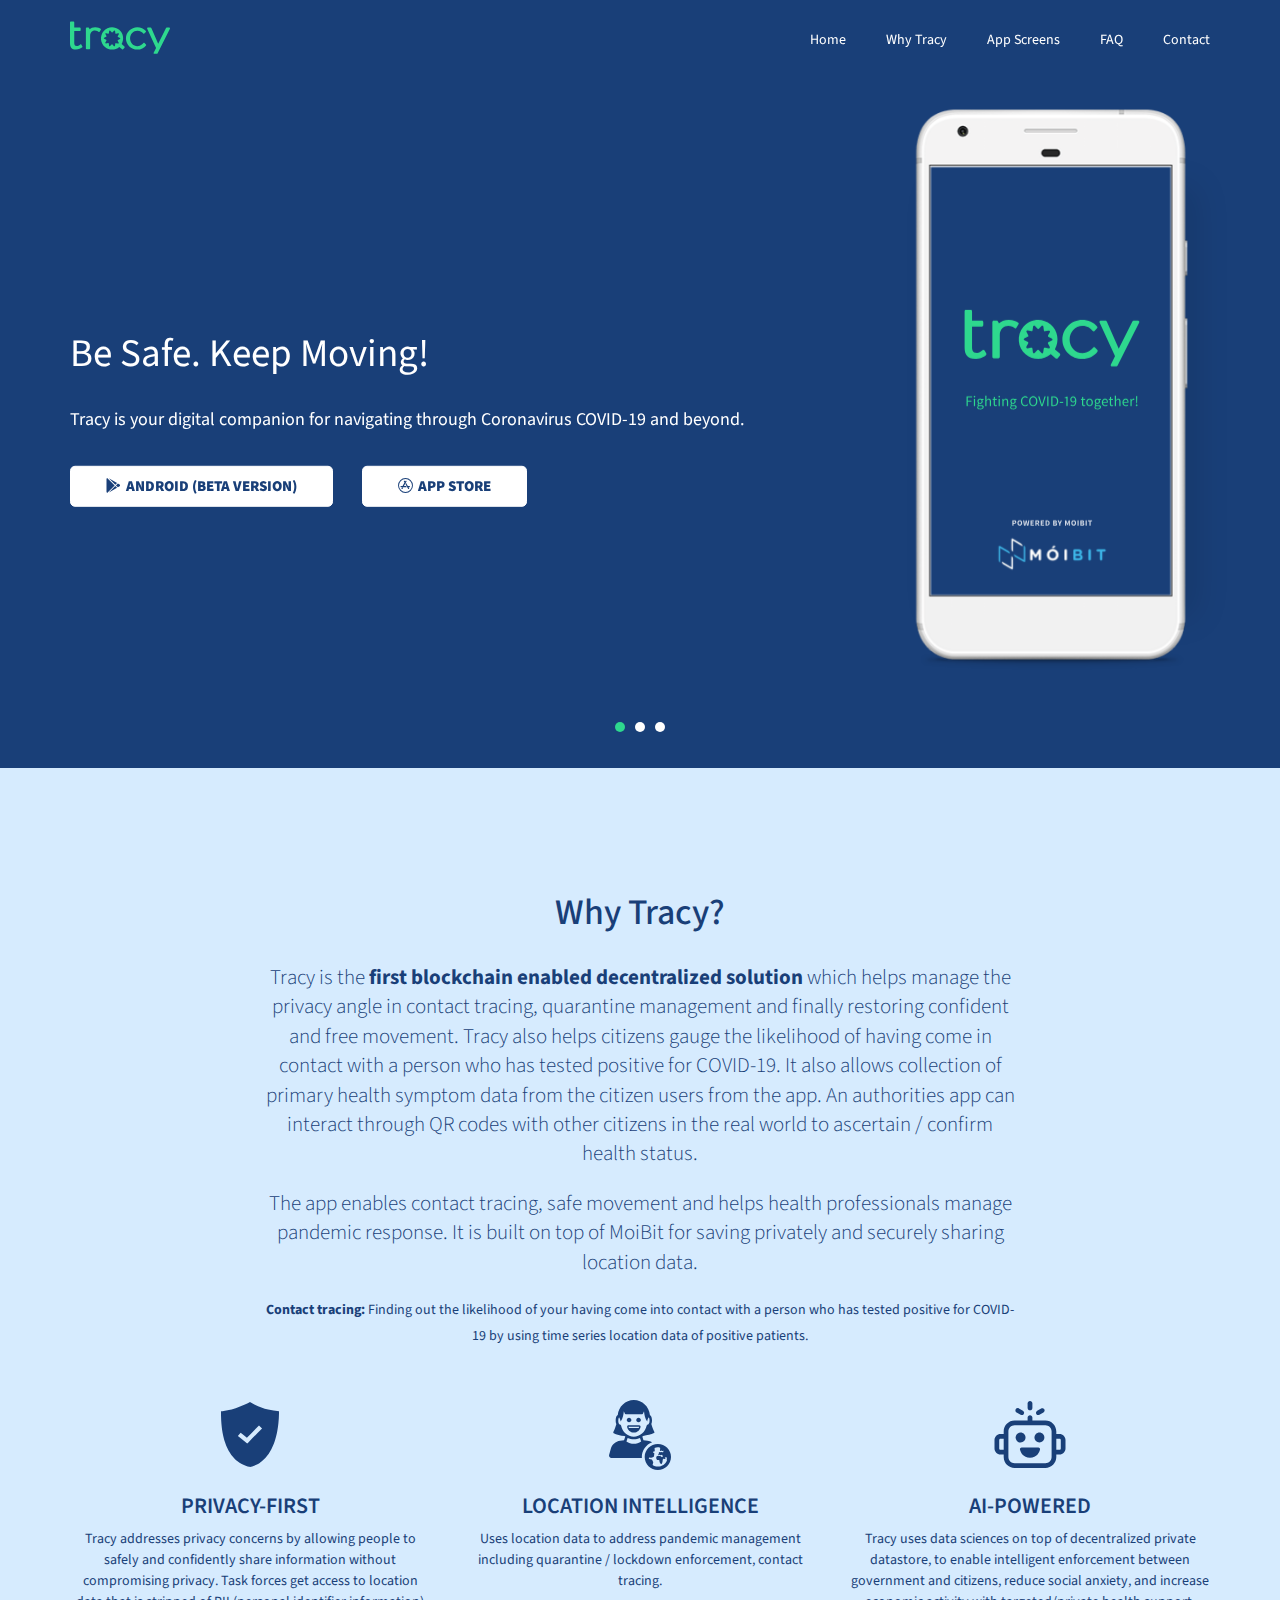
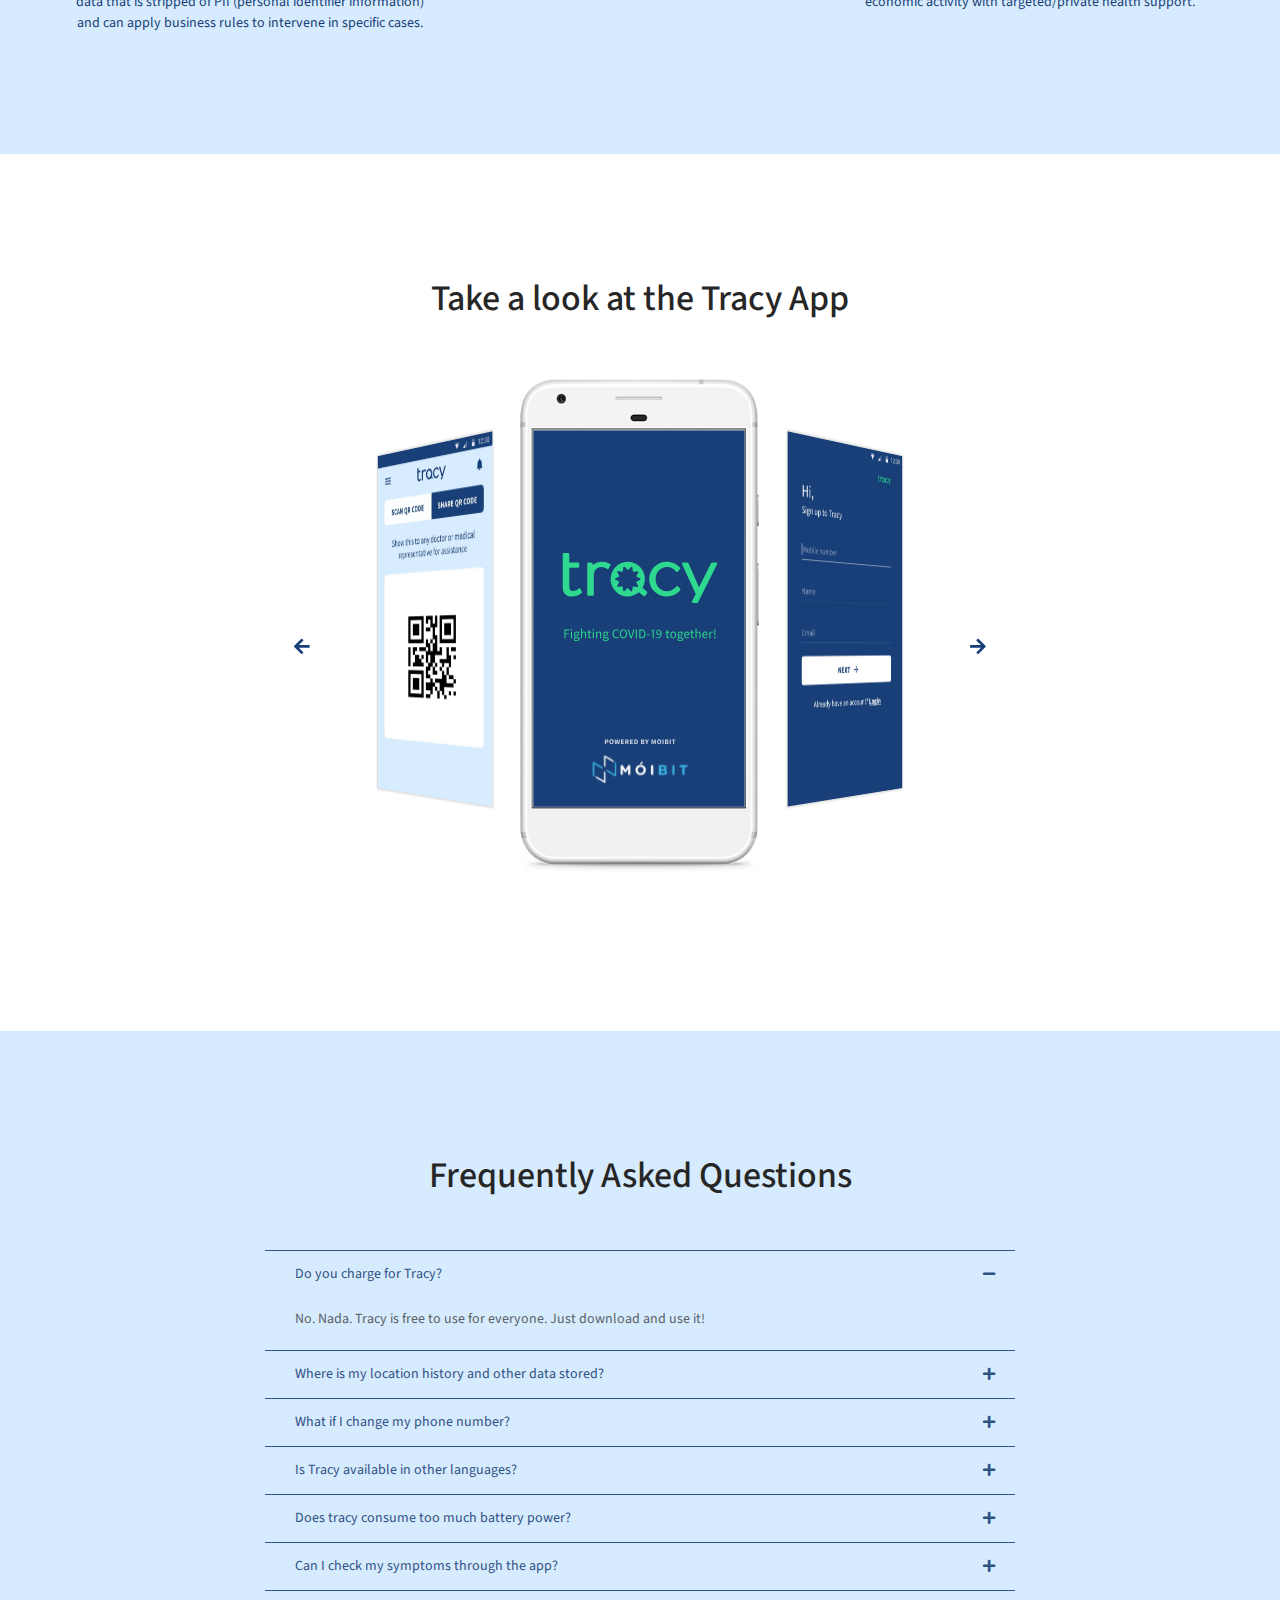
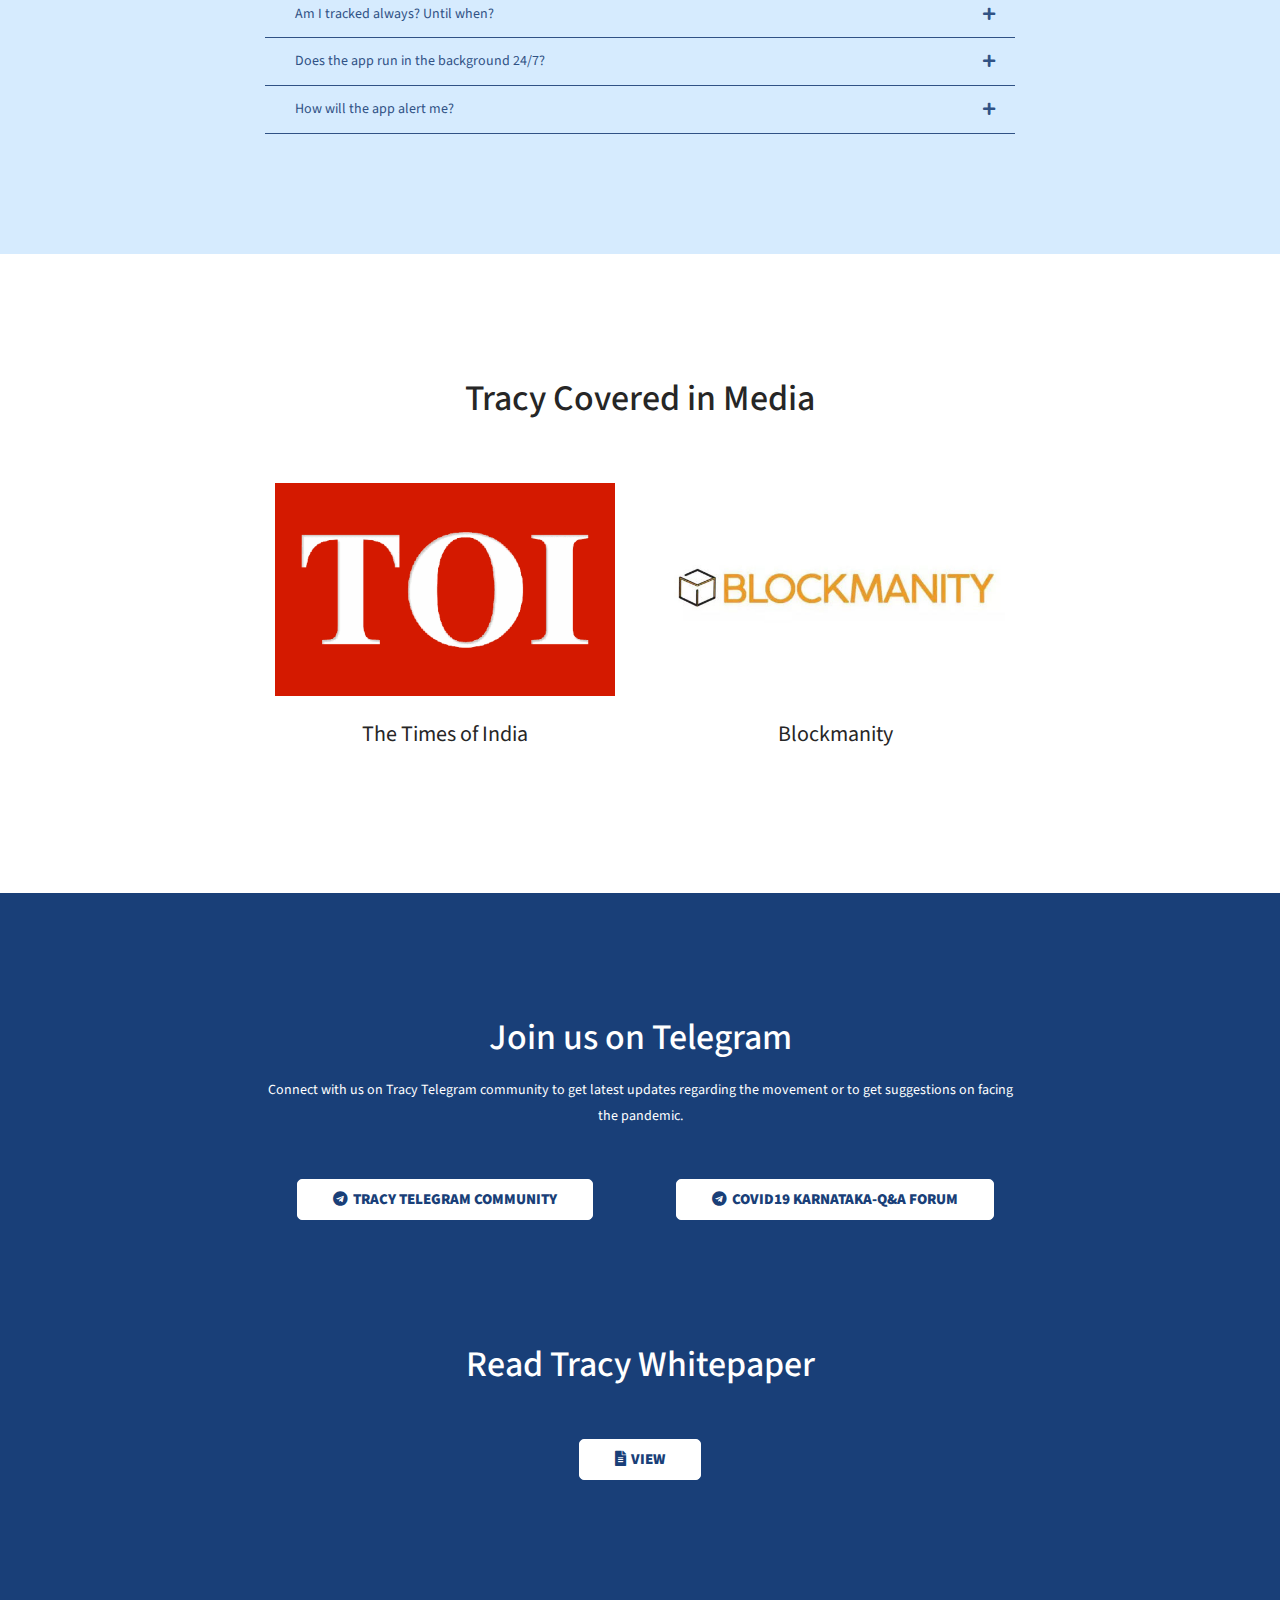
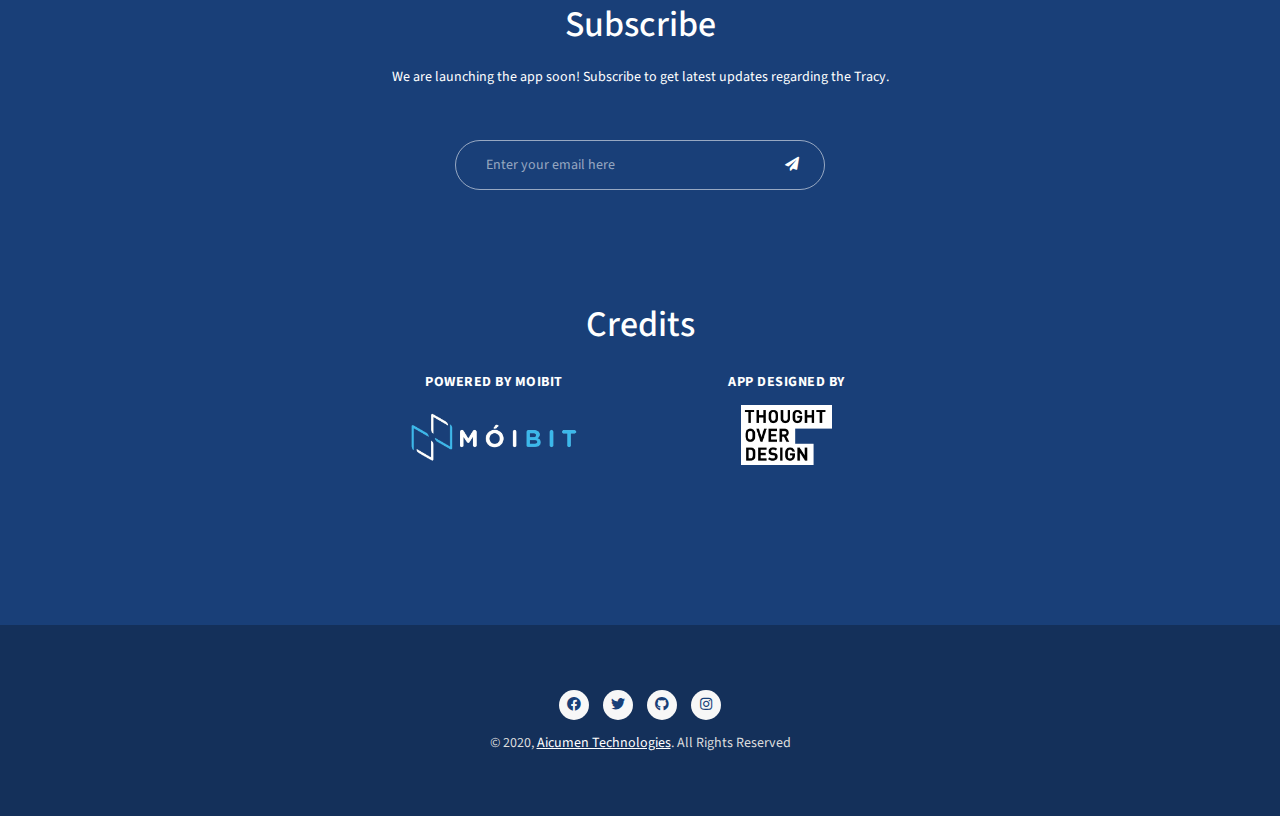
<file: index.html>
<!DOCTYPE html>
<html lang="en">
<head>
    <!-- Site information -->
    <meta charset="UTF-8">
    <meta http-equiv="X-UA-Compatible" content="IE=edge">
    <meta name="viewport" content="width=device-width, initial-scale=1">
    <title>Tracy - Your digital companion for safe movement during Coronavirus COVID-19 outbreak</title>
    <meta name="description" content=" Tracy is your digital companion for safe movement during Coronavirus COVID-19 outbreak. Download Tracy and join us in Fighting COVID-19 together!">

    <link rel="icon" href="favicon.ico" type="image/ico">

    <!-- External CSS -->
    <link rel="stylesheet" href="assets/css/bootstrap.min.css">
    <link rel="stylesheet" href="https://cdnjs.cloudflare.com/ajax/libs/font-awesome/5.12.1/css/all.min.css">

    <!-- Custom CSS -->
    <link rel="stylesheet" href="assets/css/color-scheme.css">
    <link rel="stylesheet" href="assets/css/style.css">
    <link rel="stylesheet" href="assets/css/custom.css">

    <!-- Google Fonts -->
    <link href="https://fonts.googleapis.com/css?family=Source+Sans+Pro:400,600,900&display=swap" rel="stylesheet">

    <!-- Global site tag (gtag.js) - Google Analytics -->
    <script async src="https://www.googletagmanager.com/gtag/js?id=UA-161586549-1"></script>
    <script>
      window.dataLayer = window.dataLayer || [];
      function gtag(){dataLayer.push(arguments);}
      gtag('js', new Date());
     
      gtag('config', 'UA-161586549-1');
    </script>

    <!-- Favicon -->
    <!-- <link rel="icon" href="assets/images/favicon.png">
    <link rel="apple-touch-icon" href="assets/images/apple-touch-icon.png">
    <link rel="apple-touch-icon" sizes="72x72" href="assets/images/icon-72x72.png">
    <link rel="apple-touch-icon" sizes="114x114" href="assets/images/icon-114x114.png"> -->

</head>

<body class="pink-orange">

    <!-- Preloader -->
    <div class="preloader-wrap" id="preloader-wrap">
        <div class="preloader">
            <div class="preloader-round"></div>
            <div class="preloader-middle"></div>
            <div class="preloader-center"></div>
        </div>
    </div>
    <!-- Preloader End -->

    <!-- Header -->
    <nav class="navbar navbar-default style-2" data-spy="affix" data-offset-top="60">
        <div class="container">
            <div class="navbar-header">
                <button type="button" class="navbar-toggle collapsed" data-toggle="collapse" data-target="#navbar-collapse" aria-expanded="false">
                    <span class="sr-only">Toggle navigation</span>
                    <span class="icon-bar"></span>
                    <span class="icon-bar"></span>
                    <span class="icon-bar"></span>
                </button>
                <a class="navbar-brand" href="#"><img src="assets/images/logos/tracy_logo_green.svg" alt="Tracy"></a>
            </div>

            <div class="collapse navbar-collapse" id="navbar-collapse">
                <ul class="nav navbar-nav navbar-right onepage-nav">
                    <li><a href="#banner">Home</a></li>
                    <li><a href="#why-tracy">Why Tracy</a></li>
                    <!-- <li><a href="#app_features">How to Use</a></li> -->
                    <li><a href="#app-screens">App Screens</a></li>
                    <li><a href="#faq">FAQ</a></li>
                    <li><a href="#contact">Contact</a></li>
                     <!--<li class="solid-item"><a class="" href="#cps-download">Download</a></li>-->
                 </ul>
            </div>
            <!-- /.navbar-collapse -->
        </div>
        <!-- /.container-fluid -->
    </nav>
    <!-- Header End -->

    <!-- Banner -->
    <div class="cps-banner style-10" id="banner">
        <div class="cps-banner-slider-2">
            <div class="cps-banner-item">
                <div class="cps-banner-content">
                    <div class="container">
                        <div class="row">
                            <div class="col-xs-12 sm-text-center">
                                <h1 class="cps-banner-title">Be Safe. Keep Moving!</h1>
                                <p class="cps-banner-text">Tracy is your digital companion for navigating through Coronavirus COVID-19 and beyond.</p>
                                <div class="cps-cta-download">
                                    <a class="btn btn-white" href="https://github.com/moibit/tracy-mobile-app/releases/download/v1.0.0.4/tracy-v1.0.0.4.apk" target="_blank"><i class="fab fa-google-play"></i>Android (Beta Version)</a>
                                    <a class="btn btn-white" href="#contact"><i class="fab fa-app-store"></i>App Store</a>
                                </div>
                            </div>
                        </div>
                    </div>
                </div>
            </div>
            <div class="cps-banner-item">
                <div class="cps-banner-content">
                    <div class="container">
                        <div class="row">
                            <div class="col-xs-12 sm-text-center">
                                <h1 class="cps-banner-title">First blockchain-enabled decentralized solution</h1>
                                <p class="cps-banner-text">Users own and control data, through the MoiBit technology.</p>
                                <div class="cps-cta-download">
                                    <a class="btn btn-white" href="https://github.com/moibit/tracy-mobile-app/releases/download/v1.0.0.4/tracy-v1.0.0.4.apk" target="_blank"><i class="fab fa-google-play"></i>Android (Beta Version)</a>
                                    <a class="btn btn-white" href="#contact"><i class="fab fa-app-store"></i>App Store</a>
                                </div>
                            </div>
                        </div>
                    </div>
                </div>
            </div>
            <div class="cps-banner-item">
                <div class="cps-banner-content">
                    <div class="container">
                        <div class="row">
                            <div class="col-xs-12 sm-text-center">
                                <h1 class="cps-banner-title">Ensuring Privacy in Contact Tracing</h1>
                                <p class="cps-banner-text">Helping everyone lead a normal life during difficult times.</p>
                                <div class="cps-cta-download">
                                    <a class="btn btn-white" href="https://github.com/moibit/tracy-mobile-app/releases/download/v1.0.0.4/tracy-v1.0.0.4.apk" target="_blank"><i class="fab fa-google-play"></i>Android (Beta Version)</a>
                                    <a class="btn btn-white" href="#contact"><i class="fab fa-app-store"></i>App Store</a>
                                </div>
                            </div>
                        </div>
                    </div>
                </div>
            </div>
        </div>
        <div class="cps-banner-screen-wrap hidden-sm hidden-xs">
            <div class="container text-right">
                <div class="cps-banner-screens">
                    <div class="cps-screenmock">
                        <img class="img-responsive" src="assets/images/mocks/screen-mock.png" alt="screenmock">
                    </div>
                    <div class="cps-banner-slider-2-screen">
                        <div class="screen-item"><img class="img-responsive" src="assets/images/screenshot/1-Splash screen.svg"></div>
                        <div class="screen-item"><img class="img-responsive" src="assets/images/screenshot/8-Share QR Code.jpg"></div>
                        <div class="screen-item"><img class="img-responsive" src="assets/images/screenshot/5-Quarantine status-Yes.jpg"></div>
                    </div>
                </div>
            </div>
        </div>
    </div>
    <!-- Banner End -->

    <div class="cps-main-wrap">
      
        <!-- How it works video -->
        <div class="cps-section cps-section-padding cps-curved-bg-2" id="why-tracy">
            <div class="container">
                <div class="row">
                    <div class="col-md-8 col-md-offset-2 col-xs-12">
                        <div class="cps-section-header text-center">
                            <h3 class="cps-section-title">Why Tracy?</h3><br>
                            <!-- <p class="lead">Tracy helps citizens gauge the likelihood of having come in contact with a person who has tested positive for COVID-19.  It is an app that helps monitor the compliance of quarantine and collect medical symptom data from the field.</p> -->
                            <p class="lead">Tracy is the <span style="font-weight :700">first blockchain enabled decentralized solution</span> which helps manage the privacy angle in contact tracing, quarantine management and finally restoring confident and free movement.  Tracy also helps citizens gauge the likelihood of having come in contact with a person who has tested positive for COVID-19. It also allows collection of primary health symptom data from the citizen users from the app.  An authorities app can interact through QR codes with other citizens in the real world to ascertain / confirm health status.</p>
                            <p class="lead">The app enables contact tracing, safe movement and helps health professionals manage pandemic response. It is built on top of MoiBit for saving privately and securely sharing location data.</p>
                            <p><strong>Contact tracing:</strong> Finding out the likelihood of your having come into contact with a person who has tested positive for COVID-19 by using time series location data of positive patients.</p>
                        </div>
                    </div>
                </div>

                <div class="row">
                    <div class="cps-services">
                        <div class="col-md-4">
                            <div class="cps-service style-5">
                                <img src="assets/images/icons/privacy.svg" alt="Privacy-first">
                                <h4 class="cps-service-title">Privacy-first</h4>
                                <p class="cps-service-text">Tracy addresses privacy concerns by allowing people to safely and confidently share information without compromising privacy. Task forces get access to location data that is stripped of PII (personal identifier information) and can apply business rules to intervene in specific cases.</p>
                            </div>
                        </div>
                        <div class="col-md-4">
                            <div class="cps-service style-5">
                                <img src="assets/images/icons/resourceful.svg" alt="Resourceful">
                                <h4 class="cps-service-title">Location Intelligence</h4>
                                <p class="cps-service-text">Uses location data to address pandemic management including quarantine / lockdown enforcement, contact tracing.</p>
                            </div>
                        </div>
                        <div class="col-md-4">
                            <div class="cps-service style-5">
                                <img src="assets/images/icons/ai.svg" alt="AI-powered">
                                <h4 class="cps-service-title">AI-powered</h4>
                                <p class="cps-service-text">Tracy uses data sciences on top of decentralized private datastore, to enable intelligent enforcement between government and citizens, reduce social anxiety, and increase economic activity with targeted/private health support.</p>
                            </div>
                        </div>
                    </div>
                </div>
                
            </div>

        </div>


            <!-- Features -->
        <!--<div class="cps-section cps-section-padding cps-bottom-0" id="steps">
            <div class="container">
                <div class="row">
                    <div class="mocked-features style-2">
                        <div class="col-sm-2 hidden-sm hidden-xs"></div>
                        <div class="col-sm-4 hidden-sm hidden-xs">
                            <div class="cps-banner-screen-wrap hidden-sm hidden-xs second">
                                <div class="text-left">
                                    <div class="cps-banner-screens">
                                        <div class="cps-screenmock">
                                            <img class="img-responsive" src="assets/images/mocks/screen-mock.png" alt="screenmock">
                                        </div>
                                        <div class="cps-banner-slider-2-screen">
                                            <div class="screen-item"><img class="img-responsive" src="assets/images/screenshot/landing_1.jpg" alt="..."></div>
                                            <div class="screen-item"><img class="img-responsive" src="assets/images/screenshot/landing_2.jpg" alt="..."></div>
                                            <div class="screen-item"><img class="img-responsive" src="assets/images/screenshot/landing_3.jpg" alt="..."></div>
                                        </div>
                                    </div>
                                </div>
                            </div>
                        </div>
                        <div class="col-md-6 col-xs-12">
                            <div class="cps-section-header text-left">
                                 <h3 class="cps-section-title">App Features</h3> 
                            </div>
                            <div class="row">
                                <div class="col-sm-12">
                                    <div class="feature-item">
                                        <div class="feature-icon">
                                            <span class="ti-panel"></span>
                                        </div>
                                        <div class="feature-body">
                                            <h3 class="feature-title">Download the app from the Play Store or the App Store and sign up as a new user.</h3>
                                            <p class="lead"></p>
                                        </div>
                                    </div>
                                    <div class="feature-item">
                                        <div class="feature-icon">
                                            <span class="ti-panel"></span>
                                        </div>
                                        <div class="feature-body">
                                            <h4 class="feature-title">Create a Finet or Join an existing one</h4>
                                            <p class="lead">Anyone can float and invite participants as long as he publishes Program Value, Group Strenth, Period and invites a bunch of participants on the network.</p>
                                        </div>
                                    </div>
                                    <div class="feature-item">
                                        <div class="feature-icon">
                                            <span class="ti-panel"></span>
                                        </div>
                                        <div class="feature-body">
                                            <h4 class="feature-title">How to win?</h4>
                                            <p class="lead">You can win either through a lottery or a bid.</p>
                                        </div>
                                    </div>
                                </div>
                            </div>
                        </div>
                    </div>
                </div>
            </div>
        </div> -->

        <!-- Features End -->
        <div class="cps-section cps-section-padding" id="app-screens">
            <div class="container">
                <div class="row">
                    <div class="col-md-8 col-md-offset-2 col-xs-12">
                        <div class="cps-section-header text-center">
                            <!-- <div class="short-divider"></div> -->
                            <h3 class="cps-section-title">Take a look at the Tracy App</h3>
                            <p class="cps-section-text"></p>
                        </div>
                    </div>
                </div>
                <div class="row">
                    <div class="col-xs-12 screenshot-container-block">
                        <!-- Slider main container -->
                        <div class="screenshot-container">
                            <!-- Additional required wrapper -->
                            <div id="screenshot-carousel">
                                <!-- Slides -->
                                <div class="screenshot-item"><img class="img-responsive" src="assets/images/screenshot/1-Splash screen.svg" alt="Screenshot"></div>
                                <div class="screenshot-item"><img class="img-responsive" src="assets/images/screenshot/2-Signup.jpg" alt="Screenshot"></div>
                                <div class="screenshot-item"><img class="img-responsive" src="assets/images/screenshot/3-Emergency Contact.jpg" alt="Screenshot"></div>
                                <div class="screenshot-item"><img class="img-responsive" src="assets/images/screenshot/4-Quarantine status-No.jpg" alt="Screenshot"></div>
                                <div class="screenshot-item"><img class="img-responsive" src="assets/images/screenshot/5-Quarantine status-Yes.jpg" alt="Screenshot"></div>
                                <div class="screenshot-item"><img class="img-responsive" src="assets/images/screenshot/6-Report symptoms-top.jpg" alt="Screenshot"></div>
                                <div class="screenshot-item"><img class="img-responsive" src="assets/images/screenshot/7-Report symptoms-bottom.svg" alt="Screenshot"></div>
                                <div class="screenshot-item"><img class="img-responsive" src="assets/images/screenshot/8-Share QR Code.jpg" alt="Screenshot"></div>
                                <div class="screenshot-item"><img class="img-responsive" src="assets/images/screenshot/9-Scan QR Code.jpg" alt="Screenshot"></div>
                                <div class="screenshot-item"><img class="img-responsive" src="assets/images/screenshot/10-Menu.svg" alt="Screenshot"></div>
                            </div>
                            <p id="navigation">
                                <button id="previous" class="fas fa-arrow-left" data-increment="-1"></button>
                                <button id="next" class="fas fa-arrow-right" data-increment="1"></button>
                            </p>
                        </div>
                        <div class="screenshot-mock">
                            <img class="img-responsive" src="assets/images/mocks/screen-mock.png">
                        </div>
                    </div>
                </div>
            </div>
        </div>

    </div>

        <!-- How it works video end -->

        <!-- FAQ -->
        <div class="cps-section cps-section-padding" id="faq">
            <div class="container">
                <div class="row">
                    <div class="col-md-8 col-md-offset-2 col-xs-12">
                        <div class="cps-section-header text-center">
                            <!-- <div class="short-divider"></div> -->
                            <h3 class="cps-section-title">Frequently Asked Questions</h3>
                        </div>
                    </div>
                </div>
                <div class="row">
                    <div class="col-md-2 text-center">
                    </div>
                    <div class="col-md-8 sm-bottom-30">
                        <div class="cps-faq-accordion style-2">
                            <div class="panel-group" id="faqAccordion" role="tablist" aria-multiselectable="true">
                                
                                <div class="panel panel-default">
                                    <div class="panel-heading" role="tab" id="faqHeadingOne">
                                        <h4 class="panel-title">
                                            <a role="button" data-toggle="collapse" data-parent="#faqAccordion" href="#faqCollapseOne" aria-expanded="true" aria-controls="faqCollapseOne">
                                            Do you charge for Tracy?
                                            </a>
                                        </h4>
                                    </div>
                                    <div id="faqCollapseOne" class="panel-collapse collapse in" role="tabpanel" aria-labelledby="faqHeadingOne">
                                        <div class="panel-body">
                                            No. Nada. Tracy is free to use for everyone. Just download and use it!
                                        </div>
                                    </div>
                                </div>
                                <div class="panel panel-default">
                                    <div class="panel-heading" role="tab" id="faqHeadingTwo">
                                        <h4 class="panel-title">
                                            <a class="collapsed" role="button" data-toggle="collapse" data-parent="#faqAccordion" href="#faqCollapseTwo" aria-expanded="false" aria-controls="faqCollapseTwo">
                                            Where is my location history and other data stored?
                                            </a>
                                        </h4>
                                    </div>
                                    <div id="faqCollapseTwo" class="panel-collapse collapse" role="tabpanel" aria-labelledby="faqHeadingTwo">
                                        <div class="panel-body">
                                            Your location history is sanitized before storing it in <a href="https://www.moibit.io">MoiBit</a>, a private blockchain-powered decentralized wallet authenticated only by your mobile.
                                        </div>
                                    </div>
                                </div>
                                <div class="panel panel-default">
                                    <div class="panel-heading" role="tab" id="faqHeadingThree">
                                        <h4 class="panel-title">
                                            <a class="collapsed" role="button" data-toggle="collapse" data-parent="#faqAccordion" href="#faqCollapseThree" aria-expanded="false" aria-controls="faqCollapseThree">
                                              What if I change my phone number?
                                            </a>
                                        </h4>
                                    </div>
                                    <div id="faqCollapseThree" class="panel-collapse collapse" role="tabpanel" aria-labelledby="faqHeadingThree">
                                        <div class="panel-body">
                                            Your personal wallet can be linked to the new phone number. No sweat!
                                        </div>
                                    </div>
                                </div>
                                <div class="panel panel-default">
                                    <div class="panel-heading" role="tab" id="faqHeadingFour">
                                        <h4 class="panel-title">
                                            <a class="collapsed" role="button" data-toggle="collapse" data-parent="#faqAccordion" href="#faqCollapseFour" aria-expanded="false" aria-controls="faqCollapseFour">
                                              Is Tracy available in other languages?
                                            </a>
                                        </h4>
                                    </div>
                                    <div id="faqCollapseFour" class="panel-collapse collapse" role="tabpanel" aria-labelledby="faqHeadingFour">
                                        <div class="panel-body">
                                            We currently support English. All local languages to be available soon.
                                        </div>
                                    </div>
                                </div>
                                <div class="panel panel-default">
                                    <div class="panel-heading" role="tab" id="faqHeadingFive">
                                        <h4 class="panel-title">
                                            <a class="collapsed" role="button" data-toggle="collapse" data-parent="#faqAccordion" href="#faqCollapseFive" aria-expanded="false" aria-controls="faqCollapseFive">
                                              Does tracy consume too much battery power?
                                            </a>
                                        </h4>
                                    </div>
                                    <div id="faqCollapseFive" class="panel-collapse collapse" role="tabpanel" aria-labelledby="faqHeadingFive">
                                        <div class="panel-body">
                                            We have optimized the location data collection mechanisms to preserve battery life as much as possible. Although we have optimized the app, location services do have an effect on battery life.
                                        </div>
                                    </div>
                                </div>
                                <div class="panel panel-default">
                                    <div class="panel-heading" role="tab" id="faqHeadingSix">
                                        <h4 class="panel-title">
                                            <a class="collapsed" role="button" data-toggle="collapse" data-parent="#faqAccordion" href="#faqCollapseSix" aria-expanded="false" aria-controls="faqCollapseSix">
                                              Can I check my symptoms through the app?
                                            </a>
                                        </h4>
                                    </div>
                                    <div id="faqCollapseSix" class="panel-collapse collapse" role="tabpanel" aria-labelledby="faqHeadingSix">
                                        <div class="panel-body">
                                            YES. Please use the app’s symptom checker, designed with the help of qualified doctors.
                                        </div>
                                    </div>
                                </div>
                                <div class="panel panel-default">
                                    <div class="panel-heading" role="tab" id="faqHeadingSeven">
                                        <h4 class="panel-title">
                                            <a class="collapsed" role="button" data-toggle="collapse" data-parent="#faqAccordion" href="#faqCollapseSeven" aria-expanded="false" aria-controls="faqCollapseSeven">
                                              Am I tracked always? Until when?
                                            </a>
                                        </h4>
                                    </div>
                                    <div id="faqCollapseSeven" class="panel-collapse collapse" role="tabpanel" aria-labelledby="faqHeadingSeven">
                                        <div class="panel-body">
                                            The app collects your lat-long coordinates for every one minute, to ensure a detailed location history. The tracking feature requires the location services enabled.
                                        </div>
                                    </div>
                                </div>
                                <div class="panel panel-default">
                                    <div class="panel-heading" role="tab" id="faqHeadingEight">
                                        <h4 class="panel-title">
                                            <a class="collapsed" role="button" data-toggle="collapse" data-parent="#faqAccordion" href="#faqCollapseEight" aria-expanded="false" aria-controls="faqCollapseEight">
                                              Does the app run in the background 24/7?
                                            </a>
                                        </h4>
                                    </div>
                                    <div id="faqCollapseEight" class="panel-collapse collapse" role="tabpanel" aria-labelledby="faqHeadingEight">
                                        <div class="panel-body">
                                            Yes.
                                        </div>
                                    </div>
                                </div>
                                <div class="panel panel-default">
                                    <div class="panel-heading" role="tab" id="faqHeadingNine">
                                        <h4 class="panel-title">
                                            <a class="collapsed" role="button" data-toggle="collapse" data-parent="#faqAccordion" href="#faqCollapseNine" aria-expanded="false" aria-controls="faqCollapseNine">
                                              How will the app alert me?
                                            </a>
                                        </h4>
                                    </div>
                                    <div id="faqCollapseNine" class="panel-collapse collapse" role="tabpanel" aria-labelledby="faqHeadingNine">
                                        <div class="panel-body">
                                            Through notifications, and SMS.<br/>
                                            Notifications for general alerts.<br/>
                                            SMS for emergency alerts any authorities applicable.
                                        </div>
                                    </div>
                                </div>
                            </div>
                        </div>
                    </div>
                    <div class="col-md-2 text-center">
                    </div>
                    
                </div>
            </div>
        </div>
        <!-- FAQ End -->

        <!-- News and blog -->
        <div class="cps-section cps-section-padding cps-bottom-100" id="media">
            <div class="container">
                <div class="row">
                    <div class="col-md-8 col-md-offset-2 col-xs-12">
                        <div class="cps-section-header text-center">
                            <h3 class="cps-section-title">Tracy Covered in Media</h3>
                            <!-- <p class="cps-section-text">Keep following this space for more updates on Finets</p> -->
                        </div>
                    </div>
                </div>
                <div class="cps-posts">
                    <div class="row">
                        <div class="col-sm-4 col-md-offset-2">
                            <article class="cps-post style-2">
                                <a class="cps-post-thumb" href="https://timesofindia.indiatimes.com/blogs/futurelocus/blockchain-a-call-for-action-to-fight-covid-19/" target="_blank">
                                    <img class="img-responsive" src="assets/images/media/toi-logo.png">
                                    <div class="cps-post-content">
                                        <h4 class="cps-post-title">The Times of India</h4>
                                    </div>
                                </a>
                            </article>
                        </div>
                        <div class="col-sm-4">
                            <article class="cps-post style-2">
                                <a class="cps-post-thumb" href="https://blockmanity.com/news/new-contact-tracing-app-tracy-leverages-ethereum-blockchain-and-ipfs-based-moibit-to-combat-the-covid-19-outbreak/" target="_blank">
                                    <img class="img-responsive" src="assets/images/media/blockmanity-logo.jpg">
                                    <div class="cps-post-content">
                                        <h4 class="cps-post-title">Blockmanity</h4>
                                    </div>
                                </a>
                            </article>
                        </div>
                    </div>
                </div>
            </div>

        </div>
        <!-- News and blog end -->

        <!-- Contact -->
        <div class="cps-section cps-section-padding cps-gradient-bg cps-bottom-0" id="contact">
            <div class="container">
                <div class="row">
                    <div class="col-md-8 col-md-offset-2">
                        <div class="cps-section-header text-center">
                            <h3 class="cps-section-title">Join us on Telegram</h3>
                            <p class="cps-section-text">Connect with us on Tracy Telegram community to get latest updates regarding the movement or to get suggestions on facing the pandemic.</p>
                        </div>
                    </div>
                </div>

                <div class="row">
                    <div class="col-md-4 col-md-offset-2 col-xs-12 text-center">
                        <a class="btn btn-white" href="https://telegram.me/projecttracy" target="_blank"><i class="fab fa-telegram"></i>Tracy telegram community</a>
                    </div>
                    <div class="col-md-4 col-xs-12 text-center">
                        <a class="btn btn-white" href="https://telegram.me/karnataka_Covid19" target="_blank"><i class="fab fa-telegram"></i>COVID19 Karnataka-Q&A forum</a>
                    </div>
                </div>
            </div>
        </div>
        <!-- Contact End -->

        <!-- Whitepaper -->
        <div class="cps-section cps-section-padding cps-gradient-bg cps-bottom-0" id="whitepaper">
            <div class="container">
                <div class="row">
                    <div class="col-md-8 col-md-offset-2">
                        <div class="cps-section-header text-center">
                            <h3 class="cps-section-title">Read Tracy Whitepaper</h3>
                        </div>
                    </div>
                </div>

                <div class="row">
                    <div class="col-md-4 col-md-offset-4 col-xs-12 text-center">
                        <a class="btn btn-white" href="https://www.gettracy.app/assets/files/TRACY-Whitepaper_NoCopy.pdf" target="_blank"><i class="fas fa-file-alt"></i>View</a>
                    </div>
                </div>
            </div>
        </div>
        <!-- Whitepaper End -->

        <!-- Subscription -->
        <div class="cps-section cps-section-padding cps-gradient-bg" id="subscription-area">
            <div class="container">
                <div class="row">
                    <div class="col-md-8 col-md-offset-2">
                        <div class="cps-section-header text-center">
                            <h3 class="cps-section-title">Subscribe</h3>
                            <p class="cps-section-text">We are launching the app soon! Subscribe to get latest updates regarding the Tracy.</p>
                        </div>
                    </div>
                </div>
                <div class="row">
                    <div class="col-xs-12">
                        <form name="subscription" id='subscriptionID' class='cps-subscription' method='post' data-netlify="true">
                            <input type='hidden' name='form-name' value="subscription" />
                            <input type="email" name="email" placeholder="Enter your email here">
                            <button type="submit"><i class="fas fa-paper-plane" id="plane_icon"></i></button>
                            <p class="newsletter-success"></p>
                            <p class="newsletter-error"></p>
                        </form>
                    </div>
                </div>

                <div class="row">
                    <div class="col-md-8 col-md-offset-2">
                        <div class="cps-section-header text-center" style="margin: 100px 0 20px;">
                            <h3 class="cps-section-title">Credits</h3>
                        </div>
                    </div>
                </div>
                <div class="row credits">
                    <div class="col-md-3 col-xs-12 col-md-offset-3 text-center">
                        <p>Powered By Moibit</p>
                        <a href="https://www.moibit.io/" target="_blank"><img src="assets/images/credits/moibit_logo.png"></a>
                    </div>
                    <div class="col-md-3 col-xs-12 text-center">
                        <p>App Designed By</p>
                        <a href="https://thoughtoverdesign.com" target="_blank"><img src="assets/images/credits/tod_logo.png"></a>
                    </div>
                </div>
            </div>
        </div>
        <!-- Subscription End -->

    </div>

    <footer class="style-8">
        <div class="container">

            <div class="row">
                <div class="col-md-4 col-xs-12 sm-text-center">
                </div>
                <div class="col-md-4 col-xs-12 text-center">
                    <div class="cps-socials">
                        <a target="_blank" href="https://www.facebook.com/GetTracyApp/"><i class="fab fa-facebook"></i></a>
                        <a target="_blank" href="https://twitter.com/GetTracyApp"><i class="fab fa-twitter"></i></a>
                        <a target="_blank" href="https://github.com/moibit/tracy-mobile-app"><i class="fab fa-github"></i></a>
                        <a target="_blank" href="https://www.instagram.com/GetTracyApp/"><i class="fab fa-instagram"></i></a>
                    </div>
                    <p class="sm-text-center">© 2020, <a href="http://aicumen.com">Aicumen Technologies</a>. All Rights Reserved</p>
                </div>
                <div class="col-md-4 col-xs-12">
                </div>
            </div>

        </div>
    </footer>

    <!-- Script -->
    <script src="assets/js/jquery.min.js"></script>
    <script src="assets/js/jquery-migrate-3.0.1.min.js"></script>
    <script src="assets/js/modernizr.js"></script>
    <script src="assets/js/bootstrap.min.js"></script>
    <script src="assets/js/jquery.nav.js"></script>
    <script src="assets/js/visible.js"></script>
    <script src="assets/js/jquery.stellar.min.js"></script>
    <script src="assets/js/imagesloaded.pkgd.min.js"></script>
    <script src="assets/js/jquery.ajaxchimp.min.js"></script>
    <script src="assets/js/slick.min.js"></script>
    <script src="assets/js/custom.js"></script>


</body>

</html>
</file>
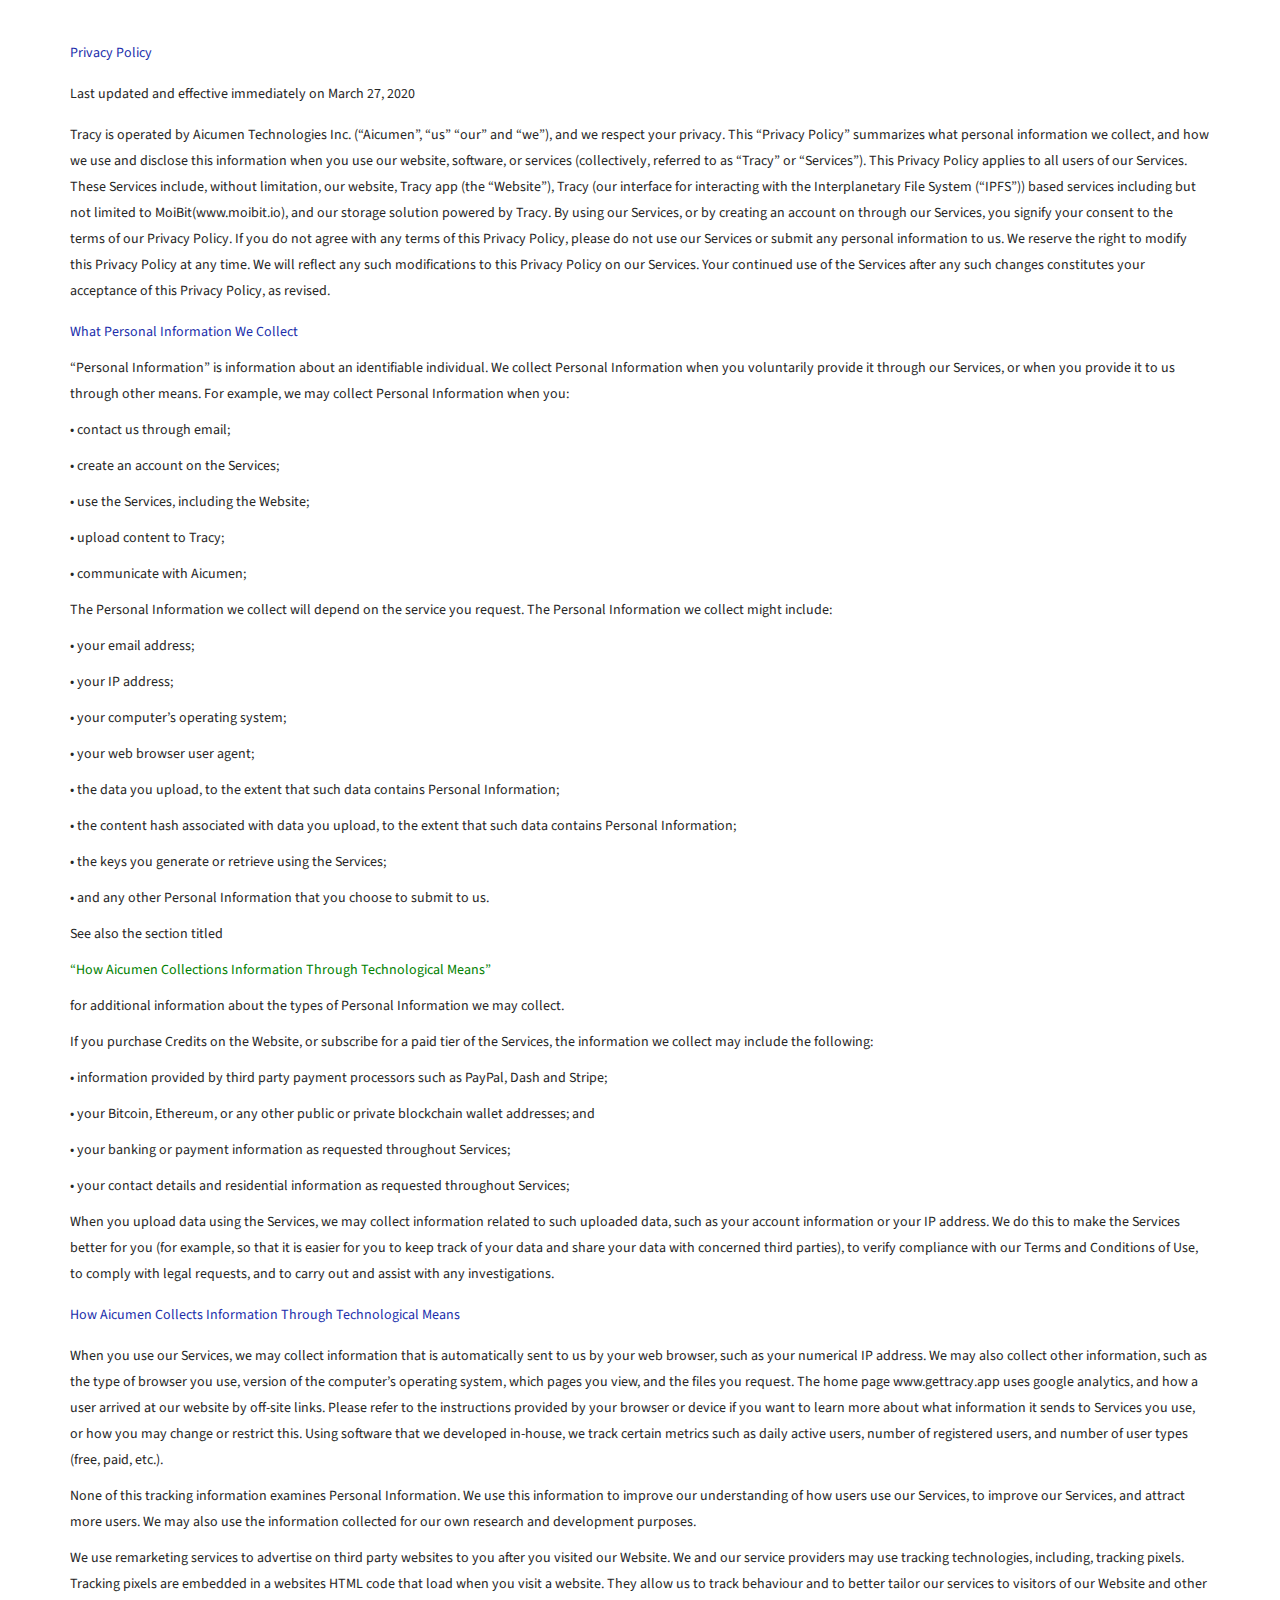
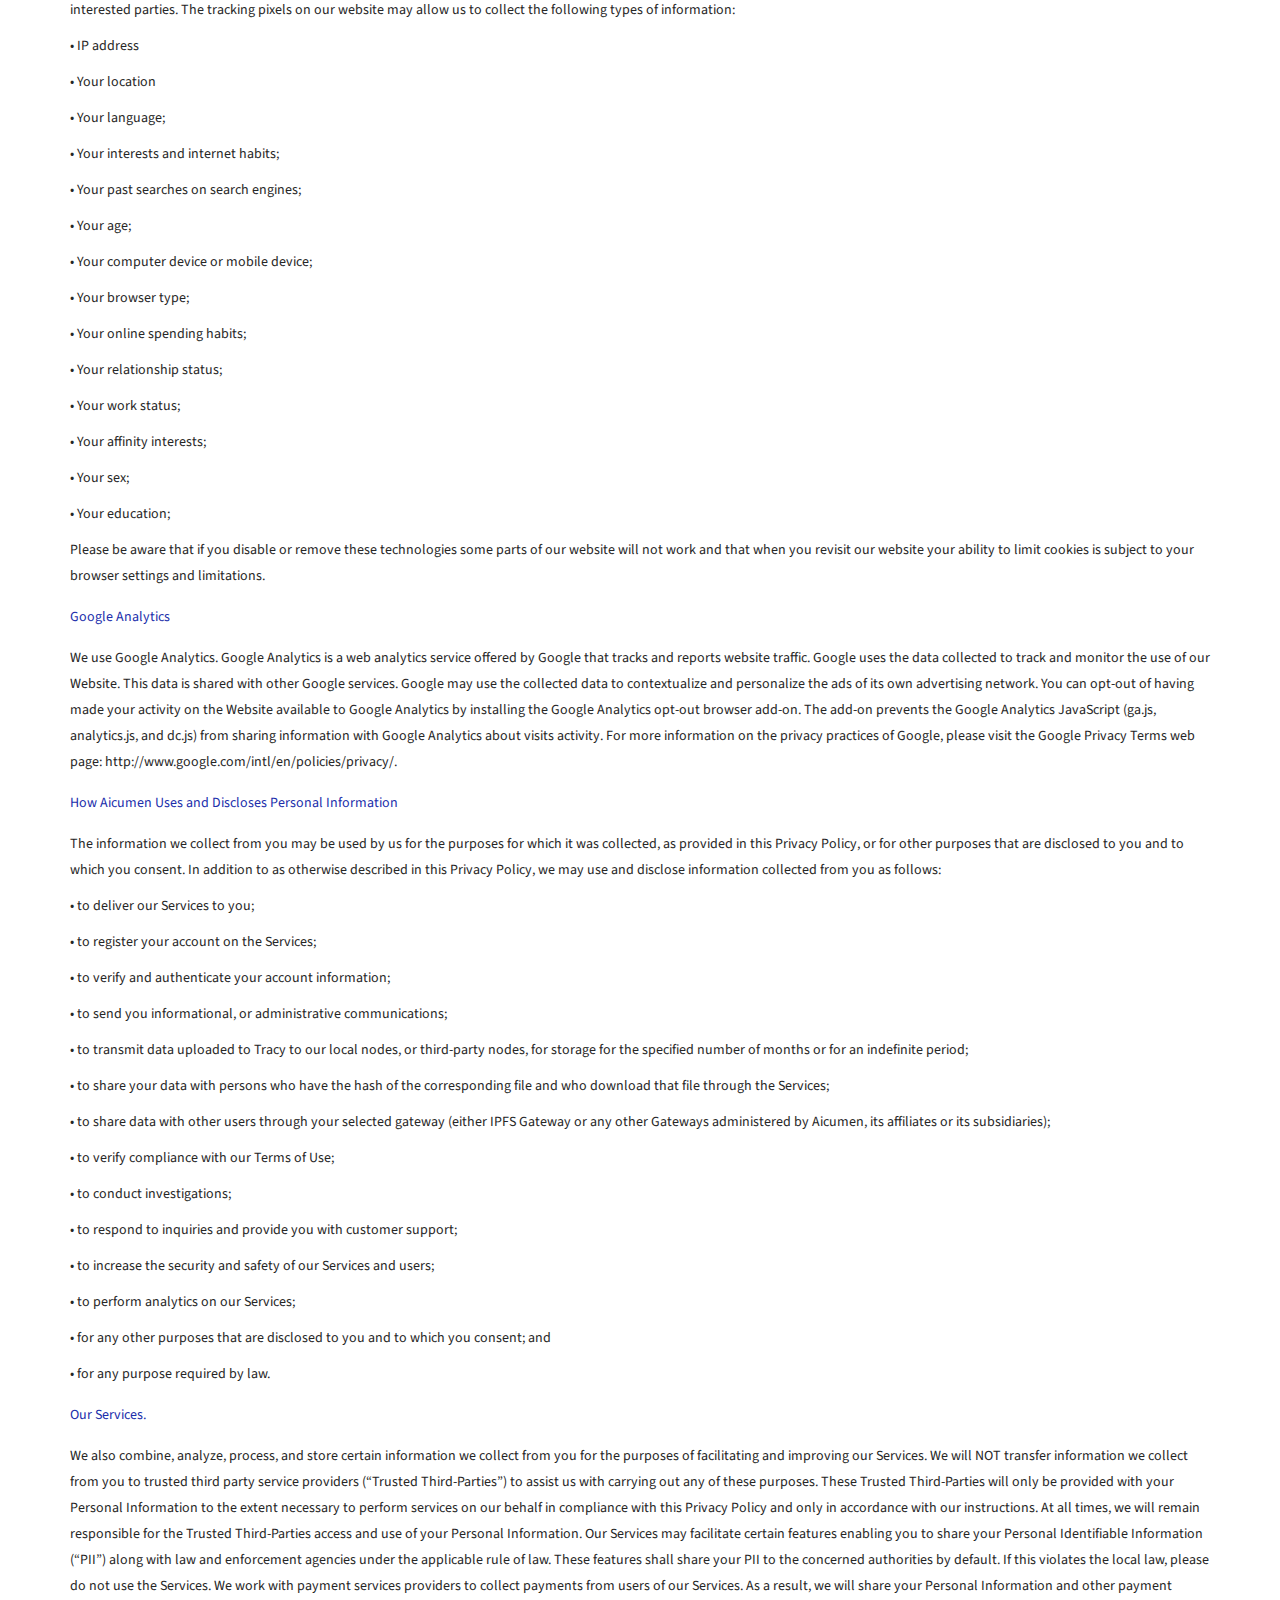
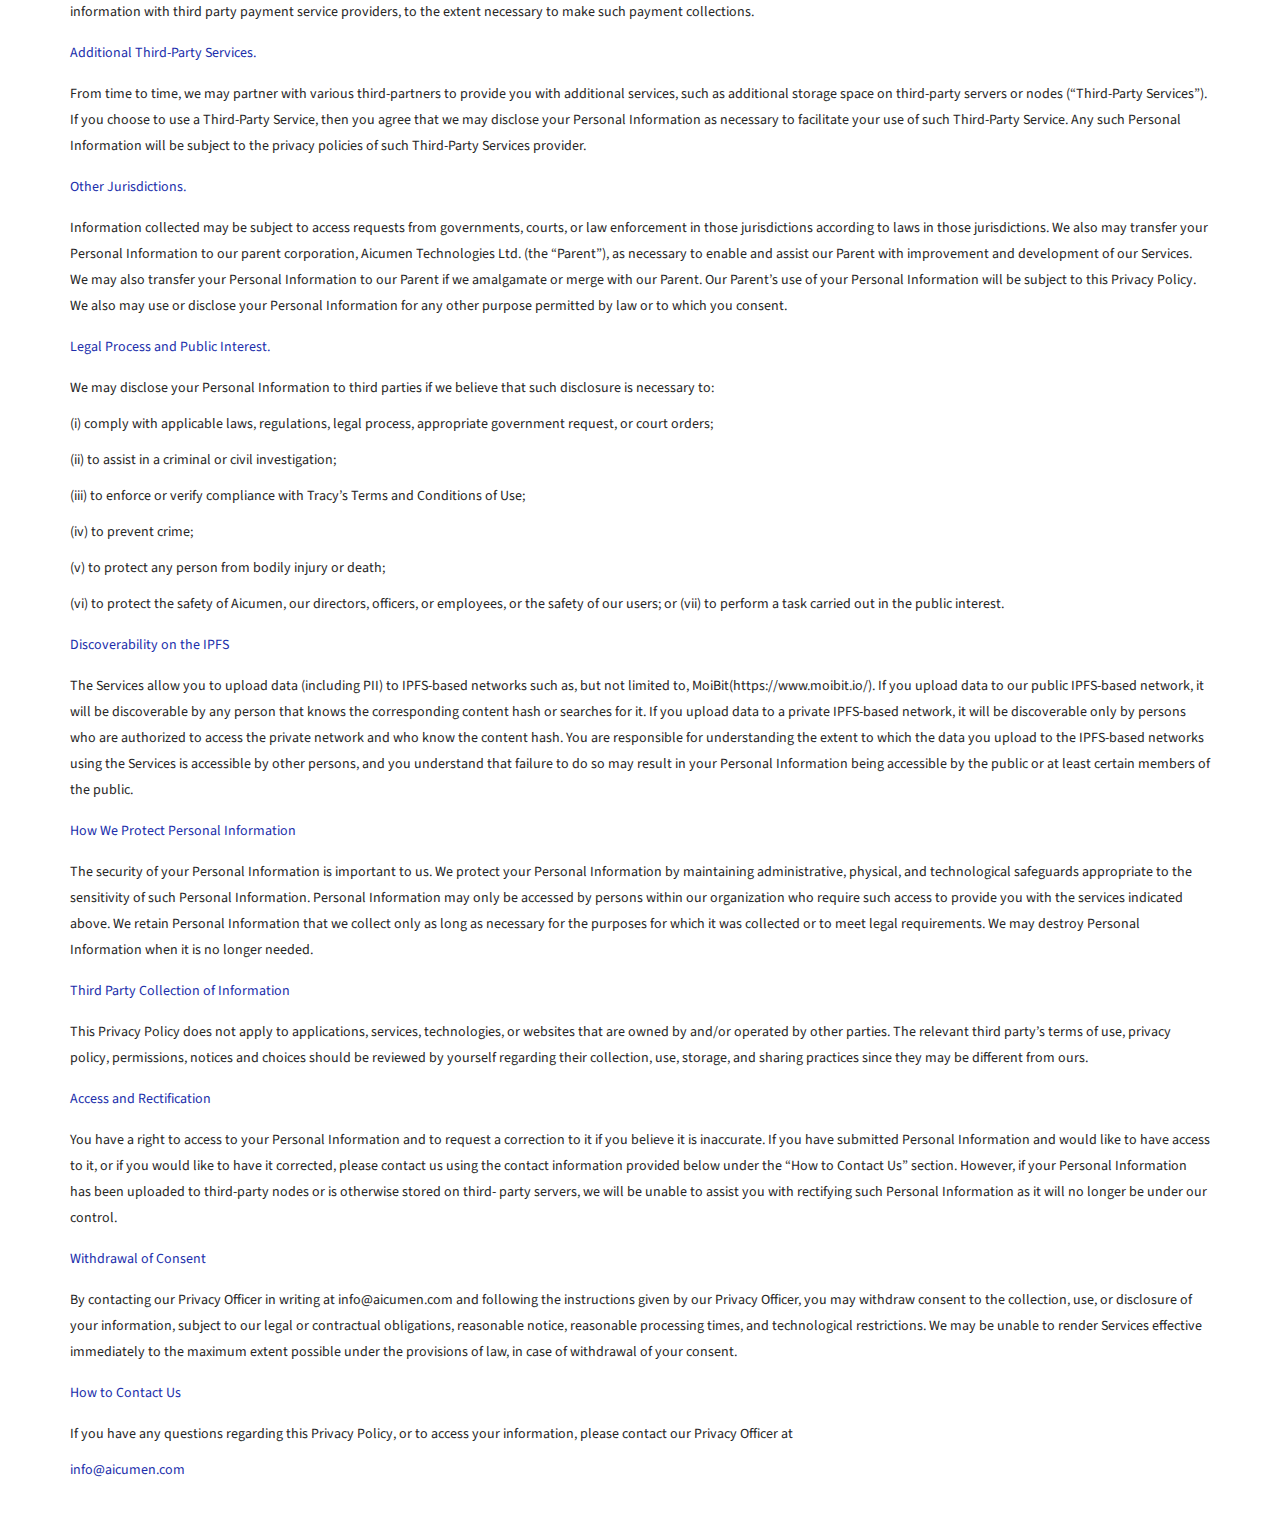
<file: tracy-sign-privacy-policy.html>
<!DOCTYPE html>
<html lang="en">
    <head>
        <!-- Site information -->
        <meta charset="UTF-8">
        <meta http-equiv="X-UA-Compatible" content="IE=edge">
        <meta name="viewport" content="width=device-width, initial-scale=1">
        <title>Tracy Sign Privacy policy</title>
        <meta name="description" content=" Tracy is your digital companion for safe movement during Coronavirus COVID-19 outbreak. Download Tracy and join us in Fighting COVID-19 together!">
    
        <link rel="icon" href="favicon.ico" type="image/ico">
    
        <!-- External CSS -->
        <link rel="stylesheet" href="assets/css/bootstrap.min.css">
        <link rel="stylesheet" href="https://cdnjs.cloudflare.com/ajax/libs/font-awesome/5.12.1/css/all.min.css">
    
        <!-- Custom CSS -->
        <link rel="stylesheet" href="assets/css/color-scheme.css">
        <link rel="stylesheet" href="assets/css/style.css">
        <link rel="stylesheet" href="assets/css/custom.css">
    
        <!-- Google Fonts -->
        <link href="https://fonts.googleapis.com/css?family=Source+Sans+Pro:400,600,900&display=swap" rel="stylesheet">
    
        <!-- Global site tag (gtag.js) - Google Analytics -->
        <script async src="https://www.googletagmanager.com/gtag/js?id=UA-161586549-1"></script>
        <script>
          window.dataLayer = window.dataLayer || [];
          function gtag(){dataLayer.push(arguments);}
          gtag('js', new Date());
         
          gtag('config', 'UA-161586549-1');
        </script>
    
        <!-- Favicon -->
        <!-- <link rel="icon" href="assets/images/favicon.png">
        <link rel="apple-touch-icon" href="assets/images/apple-touch-icon.png">
        <link rel="apple-touch-icon" sizes="72x72" href="assets/images/icon-72x72.png">
        <link rel="apple-touch-icon" sizes="114x114" href="assets/images/icon-114x114.png"> -->
    
    </head>

    <body>
        
        <div class="container">
            <div style="margin-top: 40px;
            margin-bottom: 40px;">
           <p style="color:#202eab;fontSize:16px;padding-bottom:5px">Privacy Policy</p>
           <p style="padding-bottom:5px">Last updated and effective immediately on March 27, 2020</p>

<p>Tracy is operated by Aicumen Technologies Inc. (“Aicumen”, “us” “our” and “we”), and we respect your privacy. This “Privacy Policy” summarizes what personal information we collect, and how we use and disclose this information when you use our website, software, or services (collectively, referred to as “Tracy” or “Services”).

This Privacy Policy applies to all users of our Services. These Services include, without limitation, our website, Tracy app (the “Website”), Tracy (our interface for interacting with the Interplanetary File System (“IPFS”)) based services including but not limited to MoiBit(www.moibit.io), and our storage solution powered by Tracy. By using our Services, or by creating an account on through our Services, you signify your consent to the terms of our Privacy Policy. If you do not agree with any terms of this Privacy Policy, please do not use our Services or submit any personal information to us. We reserve the right to modify this Privacy Policy at any time. We will reflect any such modifications to this Privacy Policy on our Services. Your continued use of the Services after any such changes constitutes your acceptance of this Privacy Policy, as revised.
</p>
<p style="color:#202eab;padding-bottom:5pxpx;padding-top:5px">What Personal Information We Collect</p>
<p>&ldquo;Personal Information&rdquo; is information about an identifiable individual. We collect Personal Information when you voluntarily provide it through our Services, or when you provide it to us through other means. For example, we may collect Personal Information when you:</p>

<p>&bull; contact us through email;</p>

<p>&bull; create an account on the Services;</p>

<p>&bull; use the Services, including the Website;</p>

<p>&bull; upload content to Tracy;</p>

<p>&bull; communicate with Aicumen;</p>

<p>The Personal Information we collect will depend on the service you request. The Personal Information we collect might include:</p>

<p>&bull; your email address;</p>

<p>&bull; your IP address;</p>

<p>&bull; your computer&rsquo;s operating system;</p>

<p>&bull; your web browser user agent;</p>

<p>&bull; the data you upload, to the extent that such data contains Personal Information;</p>

<p>&bull; the content hash associated with data you upload, to the extent that such data contains Personal Information;</p>

<p>&bull; the keys you generate or retrieve using the Services;</p>

<p>&bull; and any other Personal Information that you choose to submit to us.</p>

<p>See also the section titled <p style=color:green>&ldquo;How Aicumen Collections Information Through Technological Means&rdquo;</p> for additional information about the types of Personal Information we may collect.</p>

<p>If you purchase Credits on the Website, or subscribe for a paid tier of the Services, the information we collect may include the following:</p>

<p>&bull; information provided by third party payment processors such as PayPal, Dash and Stripe;</p>

<p>&bull; your Bitcoin, Ethereum, or any other public or private blockchain wallet addresses; and</p>

<p>&bull; your banking or payment information as requested throughout Services;</p>

<p>&bull; your contact details and residential information as requested throughout Services;</p>

<p>When you upload data using the Services, we may collect information related to such uploaded data, such as your account information or your IP address. We do this to make the Services better for you (for example, so that it is easier for you to keep track of your data and share your data with concerned third parties), to verify compliance with our Terms and Conditions of Use, to comply with legal requests, and to carry out and assist with any investigations.</p>
<p style="color:#202eab;padding-bottom:5px;padding-top:5px">How Aicumen Collects Information Through Technological Means</p>

<p>When you use our Services, we may collect information that is automatically sent to us by your web browser, such as your numerical IP address. We may also collect other information, such as the type of browser you use, version of the computer&rsquo;s operating system, which pages you view, and the files you request. The home page www.gettracy.app uses google analytics, and how a user arrived at our website by off-site links. Please refer to the instructions provided by your browser or device if you want to learn more about what information it sends to Services you use, or how you may change or restrict this. Using software that we developed in-house, we track certain metrics such as daily active users, number of registered users, and number of user types (free, paid, etc.).</p>

<p>None of this tracking information examines Personal Information. We use this information to improve our understanding of how users use our Services, to improve our Services, and attract more users. We may also use the information collected for our own research and development purposes.</p>

<p>We use remarketing services to advertise on third party websites to you after you visited our Website. We and our service providers may use tracking technologies, including, tracking pixels. Tracking pixels are embedded in a websites HTML code that load when you visit a website. They allow us to track behaviour and to better tailor our services to visitors of our Website and other interested parties. The tracking pixels on our website may allow us to collect the following types of information:</p>

<p>&bull; IP address</p>

<p>&bull; Your location</p>

<p>&bull; Your language;</p>

<p>&bull; Your interests and internet habits;</p>

<p>&bull; Your past searches on search engines;</p>

<p>&bull; Your age;</p>

<p>&bull; Your computer device or mobile device;</p>

<p>&bull; Your browser type;</p>

<p>&bull; Your online spending habits;</p>

<p>&bull; Your relationship status;</p>

<p>&bull; Your work status;</p>

<p>&bull; Your affinity interests;</p>

<p>&bull; Your sex;</p>

<p>&bull; Your education;</p>

<p>Please be aware that if you disable or remove these technologies some parts of our website will not work and that when you revisit our website your ability to limit cookies is subject to your browser settings and limitations.</p>


<p style="color:#202eab;padding-bottom:5px;padding-top:5px">Google Analytics</p>
<p>
We use Google Analytics. Google Analytics is a web analytics service offered by Google that tracks and reports website traffic. Google uses the data collected to track and monitor the use of our Website. This data is shared with other Google services. Google may use the collected data to contextualize and personalize the ads of its own advertising network.

You can opt-out of having made your activity on the Website available to Google Analytics by installing the Google Analytics opt-out browser add-on. The add-on prevents the Google Analytics JavaScript (ga.js, analytics.js, and dc.js) from sharing information with Google Analytics about visits activity.

For more information on the privacy practices of Google, please visit the Google Privacy Terms web page: http://www.google.com/intl/en/policies/privacy/.

</p>
<p style="color:#202eab;padding-bottom:5px;padding-top:5px">
How Aicumen Uses and Discloses Personal Information</p>

<p>The information we collect from you may be used by us for the purposes for which it was collected, as provided in this Privacy Policy, or for other purposes that are disclosed to you and to which you consent. In addition to as otherwise described in this Privacy Policy, we may use and disclose information collected from you as follows:</p>

<p>&bull; to deliver our Services to you;</p>

<p>&bull; to register your account on the Services;</p>

<p>&bull; to verify and authenticate your account information;</p>

<p>&bull; to send you informational, or administrative communications;</p>

<p>&bull; to transmit data uploaded to Tracy to our local nodes, or third-party nodes, for storage for the specified number of months or for an indefinite period;</p>

<p>&bull; to share your data with persons who have the hash of the corresponding file and who download that file through the Services;</p>

<p>&bull; to share data with other users through your selected gateway (either IPFS Gateway or any other Gateways administered by Aicumen, its affiliates or its subsidiaries);</p>

<p>&bull; to verify compliance with our Terms of Use;</p>

<p>&bull; to conduct investigations;</p>

<p>&bull; to respond to inquiries and provide you with customer support;</p>

<p>&bull; to increase the security and safety of our Services and users;</p>

<p>&bull; to perform analytics on our Services;</p>

<p>&bull; for any other purposes that are disclosed to you and to which you consent; and</p>

<p>&bull; for any purpose required by law.</p>
<p style="color:#202eab;padding-bottom:5px;padding-top:5px">
Our Services.</p>
<p>

We also combine, analyze, process, and store certain information we collect from you for the purposes of facilitating and improving our Services. We will NOT transfer information we collect from you to trusted third party service providers (“Trusted Third-Parties”) to assist us with carrying out any of these purposes. These Trusted Third-Parties will only be provided with your Personal Information to the extent necessary to perform services on our behalf in compliance with this Privacy Policy and only in accordance with our instructions. At all times, we will remain responsible for the Trusted Third-Parties access and use of your Personal Information.

Our Services may facilitate certain features enabling you to share your Personal Identifiable Information (“PII”) along with law and enforcement agencies under the applicable rule of law. These features shall share your PII to the concerned authorities by default. If this violates the local law, please do not use the Services.

We work with payment services providers to collect payments from users of our Services. As a result, we will share your Personal Information and other payment information with third party payment service providers, to the extent necessary to make such payment collections.
</p>
<p style="color:#202eab;padding-bottom:5px;padding-top:5px">
Additional Third-Party Services.</p>
<p>

From time to time, we may partner with various third-partners to provide you with additional services, such as additional storage space on third-party servers or nodes (“Third-Party Services”). If you choose to use a Third-Party Service, then you agree that we may disclose your Personal Information as necessary to facilitate your use of such Third-Party Service. Any such Personal Information will be subject to the privacy policies of such Third-Party Services provider.

</p>
<p style="color:#202eab;padding-bottom:5px;padding-top:5px">
Other Jurisdictions.</p>
<p>

Information collected may be subject to access requests from governments, courts, or law enforcement in those jurisdictions according to laws in those jurisdictions.

We also may transfer your Personal Information to our parent corporation, Aicumen Technologies Ltd. (the “Parent”), as necessary to enable and assist our Parent with improvement and development of our Services. We may also transfer your Personal Information to our Parent if we amalgamate or merge with our Parent. Our Parent’s use of your Personal Information will be subject to this Privacy Policy.

We also may use or disclose your Personal Information for any other purpose permitted by law or to which you consent.

</p>
<p style="color:#202eab;padding-bottom:5px;padding-top:5px">
Legal Process and Public Interest.
</p>

<p>We may disclose your Personal Information to third parties if we believe that such disclosure is necessary to:</p>

<p>(i) comply with applicable laws, regulations, legal process, appropriate government request, or court orders;</p>

<p>(ii) to assist in a criminal or civil investigation;</p>

<p>(iii) to enforce or verify compliance with Tracy&rsquo;s Terms and Conditions of Use;</p>

<p> (iv) to prevent crime;</p>

<p>(v) to protect any person from bodily injury or death;</p>

<p>(vi) to protect the safety of Aicumen, our directors, officers, or employees, or the safety of our users; or (vii) to perform a task carried out in the public interest.</p>
<p style="color:#202eab;padding-bottom:5px;padding-top:5px">
Discoverability on the IPFS
</p>
<p>

The Services allow you to upload data (including PII) to IPFS-based networks such as, but not limited to, MoiBit(https://www.moibit.io/). If you upload data to our public IPFS-based network, it will be discoverable by any person that knows the corresponding content hash or searches for it. If you upload data to a private IPFS-based network, it will be discoverable only by persons who are authorized to access the private network and who know the content hash.

You are responsible for understanding the extent to which the data you upload to the IPFS-based networks using the Services is accessible by other persons, and you understand that failure to do so may result in your Personal Information being accessible by the public or at least certain members of the public.

</p>
<p style="color:#202eab;padding-bottom:5px;padding-top:5px">
How We Protect Personal Information
</p><p>

The security of your Personal Information is important to us. We protect your Personal Information by maintaining administrative, physical, and technological safeguards appropriate to the sensitivity of such Personal Information. Personal Information may only be accessed by persons within our organization who require such access to provide you with the services indicated above.

We retain Personal Information that we collect only as long as necessary for the purposes for which it was collected or to meet legal requirements. We may destroy Personal Information when it is no longer needed.
</p>
<p style="color:#202eab;padding-bottom:5px;padding-top:5px">
Third Party Collection of Information</p>
<p>

This Privacy Policy does not apply to applications, services, technologies, or websites that are owned by and/or operated by other parties. The relevant third party’s terms of use, privacy

policy, permissions, notices and choices should be reviewed by yourself regarding their collection, use, storage, and sharing practices since they may be different from ours.

</p>
<p style="color:#202eab;padding-bottom:5px;padding-top:5px">
Access and Rectification</p>
<p>

You have a right to access to your Personal Information and to request a correction to it if you believe it is inaccurate. If you have submitted Personal Information and would like to have access to it, or if you would like to have it corrected, please contact us using the contact information provided below under the “How to Contact Us” section.

However, if your Personal Information has been uploaded to third-party nodes or is otherwise stored on third- party servers, we will be unable to assist you with rectifying such Personal Information as it will no longer be under our control.

</p>
<p style="color:#202eab;padding-bottom:5px;padding-top:5px">
Withdrawal of Consent
</p>
<p>

By contacting our Privacy Officer in writing at info@aicumen.com and following the instructions given by our Privacy Officer, you may withdraw consent to the collection, use, or disclosure of your information, subject to our legal or contractual obligations, reasonable notice, reasonable processing times, and technological restrictions. We may be unable to render Services effective immediately to the maximum extent possible under the provisions of law, in case of withdrawal of your consent.

</p>
<p style="color:#202eab;padding-bottom:5px;padding-top:5px">
How to Contact Us
</p>
<p>
If you have any questions regarding this Privacy Policy, or to access your information, please contact our Privacy Officer at <p style="color:#202eab;textDecorationLine:'underline'">info@aicumen.com</p></p>
        </div>
    </div>
    </body>


</html>
</file>
<file: assets/css/color-scheme.css>
/*** Colors ***/

a,
a:focus,
a:visited,
.btn.btn-white:hover,
.btn.btn-white:hover:focus,
.btn.btn-white:hover:active,
.btn.btn-white:hover:visited,
.btn.btn-white.btn-border:hover,
.btn.btn-white.btn-border:hover:focus,
.btn.btn-white.btn-border:hover:active,
.btn.btn-white.btn-border:hover:visited,
.btn.btn-simple.btn-primary .fa,
.cps-theme-bg .big-play-btn,
.cps-gradient-round .big-play-btn,
.cps-theme-bg .big-play-btn:focus,
.cps-theme-bg .big-play-btn:visited,
.cps-theme-bg .big-play-btn:active,
.cps-gradient-round .big-play-btn:focus,
.cps-gradient-round .big-play-btn:visited,
.cps-gradient-round .big-play-btn:active,
.navbar-default .navbar-nav>li:hover a,
.navbar-default .navbar-nav>li.active a,
.navbar-default .navbar-nav>li.current a,
.navbar-default.style-3 .navbar-nav>li.login-item>a,
.navbar-default.style-5 .navbar-nav>li.login-item>a,
.navbar-default.style-12 .navbar-nav>li.login-item>a,
.navbar-default.style-6 .navbar-nav>li.login-item>a:hover,
.navbar-default.style-7 .navbar-nav>li.login-item>a:hover,
.cps-banner.style-4 .cps-banner-form [type=submit]:hover,
.cps-banner.style-14 .cps-banner-form [type=submit]:hover,
.cps-banner.style-5 .sign-in-text a:hover,
.cps-service-box.style-2 .cps-service-icon span,
.cps-service-box.style-2:hover .cps-service-title,
.cps-service-box.style-4 .cps-service-icon span,
.cps-service-box.style-4:hover .cps-service-title,
.cps-service-box.style-5 .cps-service-icon span,
.cps-service-box.style-6 .cps-service-icon span,
.cps-service-box.style-6:hover .cps-service-title,
.cps-service.style-4 .cps-service-icon span,
.feature-list li span,
.mocked-features .feature-item .feature-icon,
.feature-tabs .nav-tabs li a .fa,
.option-box h4,
.option-box a,
.cps-package .cps-pack-price,
.mini-fact .mini-fact-count,
.cps-case-study .cps-case-title a:hover,
.cps-case-study .cps-case-btns a:hover,
.cps-testimonials-wrap.style-2 .cps-testimonial-item blockquote:before,
.instruction-tabs .nav-tabs li a:hover,
.instruction-tabs .nav-tabs li a span,
.cps-post .cps-post-title a:hover,
.cps-cta.style-3 .cps-cta-text a:hover,
.cps-cta.style-4 .cps-cta-text a:hover,
.cps-contact-form [type=submit],
.subscription-style-2 .subscription-social a:hover,
footer .cps-footer-widget-area .cps-widget ul li a:hover,
footer .cps-footer-widget-area .contact-list li .contact-item-icon,
footer .cps-footer-lower a:hover,
footer.style-2 .cps-footer-widget-area .cps-widget ul li a:hover,
footer.style-3 .cps-footer-widget-area .cps-widget-title,
footer.style-3 .cps-footer-lower a:hover,
footer.style-4 .cps-footer-lower a:hover,
footer.style-5 .cps-footer-widget-area .cps-widget .cps-socials a,
footer.style-5 .cps-footer-lower a:hover,
footer.style-6 .cps-footer-upper .cps-socials a,
footer.style-6 .cps-footer-lower a:hover,
footer.style-7 .cps-footer-upper .cps-socials a,
footer.style-7 .cps-footer-lower a:hover,
.breadcrumb li a:hover,
.post-list .post-title a:hover,
.page-numbers:hover,
a.page-numbers:hover,
.sidebar .widget .widget-subscription [type=submit],
.sidebar .widget ul li a:hover,
.sidebar .recent-post .post-title:hover,
.post-single .post-metas a:hover,
.comments-section .comment-reply:hover,
.navbar-default .navbar-nav>li:hover a,
.navbar-default .navbar-nav>li.active a,
.navbar-default .navbar-nav>li.current a,
footer .cps-footer-widget-area .cps-widget ul li a:hover,
footer.style-4 .cps-footer-widget-area .cps-widget ul li a:hover,
.how-it-work-process .process-item .fa,
.cps-member.style-3 .cps-member-socials a,
footer.style-8 .cps-socials a,
footer.style-8 a:hover,
.sm-play-btn,
.sm-play-btn:focus,
.sm-play-btn:visited,
.sm-play-btn:active,
.cps-package.style-5.special .btn,
.connection-content h3, .cps-theme-color,
.cps-subscription [type=submit],
.cps-countdown-item .cps-banner-form [type=submit],
.screenshot-container #previous, .screenshot-container #next,
.cps-column-2-feature .cps-feature-icon,
footer.style-9 .cps-socials a:hover{
    color: #183f78;
}


/*** Background color ***/

.cps-theme-bg,
.btn.btn-purple:hover,
.btn.btn-purple:hover:focus,
.btn.btn-purple:hover:active,
.btn.btn-purple:hover:visited,
.btn.btn-shadow:hover,
.btn.btn-shadow:hover:focus,
.btn.btn-shadow:hover:active,
.btn.btn-shadow:hover:visited,
.big-play-btn,
.navbar-default .navbar-nav>li.solid-item a,
.navbar-default .navbar-nav .dropdown .dropdown-menu>li:hover>a,
.navbar-default.style-2.affix,
.navbar-default.style-3.affix,
.navbar-default.style-5 .navbar-nav>li.login-item>a:hover,
.navbar-default.style-12 .navbar-nav>li.login-item>a:hover,
.navbar-default.style-6.affix,
.feature-tabs .nav-tabs li.active a,
.instruction-tabs .nav-tabs>li.active>a,
.instruction-tabs .nav-tabs>li.active>a:hover,
.instruction-tabs .nav-tabs>li.active>a:focus,
.instruction-tabs .nav-tabs>li.active>a:visited,
.subscription-style-3 .cps-subscription [type=submit],
footer .cps-footer-widget-area .cps-widget .recent-post .recent-post-date,
footer .cps-footer-widget-area .widget-socials a,
footer.style-5 .cps-footer-widget-area .cps-widget .cps-socials a:hover,
footer.style-6 .cps-footer-upper .cps-socials a:hover,
footer.style-7 .cps-footer-upper .cps-socials a:hover,
.sidebar .widget-social a,
.btn.btn-border:hover,
.btn.btn-border:hover:focus,
.btn.btn-border:hover:active,
.btn.btn-border:hover:visited,
.cps-banner-slider-2 .slick-dots li.slick-active button,
footer.style-8 .cps-socials a:hover,
.screenshot-slick-container .slick-dots li button,
.navbar-default.style-10.affix, .connection-content .icon,
.page-header.style-9,
.cps-gray-bg .cps-column-2-feature .cps-feature-icon,
footer.style-9{
    background-color: #183f78;
}


/*** Background color / bg image none ***/

.btn.btn-primary,
.btn.btn-primary:focus,
.btn.btn-primary:visited,
.btn.btn-primary:active,
.btn.btn-primary:active:focus,
.btn.btn-red:hover,
.btn.btn-red:hover:focus,
.btn.btn-red:hover:active,
.btn.btn-red:hover:visited,
.cps-banner.style-4,
.cps-banner.style-14 {
    background-image: none;
    background-color: #183f78;
}


/*** Border gradient ***/

.cps-service-box,
.cps-package .cps-package-header,
.cps-contact-form.style-2 input:not([type=submit]):not([type=radio]):not([type=checkbox]),
.cps-contact-form.style-2 select,
.cps-contact-form.style-2 textarea,
.cps-404-content [type=submit]{
    -o-border-image: linear-gradient(to right, #183f78, #2ed88e);
    border-image: -webkit-gradient(linear, left top, right top, from(#183f78), to(#2ed88e));
    border-image: linear-gradient(to right, #183f78, #2ed88e);
}


/*** Background gradient (primary1 to primary2) ***/

.cps-gradient-bg,
.btn,
.btn:focus,
.btn:visited,
.btn:active,
.btn:active:focus,
.navbar-default.style-5 .navbar-nav>li.signup-item>a,
.navbar-default.style-12 .navbar-nav>li.signup-item>a,
.navbar-default.style-8 .navbar-nav>li.signup-item>a,
.navbar-default.style-9 .navbar-nav>li.signup-item>a,
.cps-banner.style-3,
.cps-banner.style-7 .cps-banner-form [type=submit],
.cps-banner.style-9 .cps-banner-form [type=submit],
.cps-progress-item .progress-bar,
.cps-service-box .cps-service-icon span,
.cps-service-box:hover .cps-service-title,
.cps-service .cps-service-icon span,
.filter-button-group button.active,
.style-3 .cps-testimonials-wrap .cps-testimonial-item blockquote:before,
.subscription-style-4 .cps-subscription [type=submit],
.post-single .post-share,
.cps-banner.style-10,
.cps-faq-accordion.style-2 .panel-group .panel.panel-default>.panel-heading>.panel-title>a,
.cps-service.style-6:hover .cps-service-icon,
.cps-service.style-6 .cps-service-icon span,
.cps-service.style-6 .cps-service-title,
.mini-fact-wrap.style-2 .mini-fact .mini-fact-count,
.cps-cta .cps-cta-title.gradient-color,
.screenshot-slick-container .slick-dots li.slick-active button,
.cps-package.style-5.special,
.cps-contact-form.style-2 [type=submit],
.page-header.style-2,
.cps-404-content [type=submit],
.cps-contact-form [type=submit],
.account-form [type=submit],
.comingsoon-footer,
.preloader-round{
    background-image: -webkit-gradient(linear, left top, right top, from(#183f78), to(#2ed88e));
    background-image: linear-gradient(to right, #183f78, #2ed88e);
}


/*** Background gradient (primary to primary) ***/

.btn:hover,
.btn:hover:focus,
.btn:hover:active,
.btn:hover:visited,
.navbar-default.style-5 .navbar-nav>li.signup-item>a:hover,
.navbar-default.style-12 .navbar-nav>li.signup-item>a:hover,
.navbar-default.style-8 .navbar-nav>li.signup-item>a:hover,
.cps-banner.style-9 .cps-banner-form [type=submit]:hover,
.account-form [type=submit]:hover{
    background-image: -webkit-gradient(linear, left top, right top, from(#183f78), to(#183f78));
    background-image: linear-gradient(to right, #183f78 0%, #183f78 100%);
}


/*** Text gradient ***/

.cps-counter-item.style-2 .cps-counter-icon span,
.style-3 .cps-testimonials-wrap .cps-testimonial-item blockquote:before,
.mocked-features.style-3 .feature-item .feature-icon span,
.cps-section-header.style-2 .cps-section-title,
.cps-package.style-5 .cps-pack-price,
.cps-post.style-3 .cps-post-title,
.cps-404-title{
    background: -webkit-gradient(linear, left top, right top, from(#183f78), to(#2ed88e));
    background: linear-gradient(to right, #183f78 0%, #2ed88e 100%);
    -webkit-background-clip: text;
    -webkit-text-fill-color: transparent;
}


/*** Text fill ***/

.cps-service-box.style-2 .cps-service-icon span,
.cps-service-box.style-2:hover .cps-service-title,
.cps-service-box.style-4 .cps-service-icon span,
.cps-service-box.style-4:hover .cps-service-title,
.cps-service-box.style-5 .cps-service-icon span,
.cps-service-box.style-6 .cps-service-icon span,
.cps-service-box.style-6:hover .cps-service-title,
.cps-service.style-4 .cps-service-icon span,
.cps-service.style-5 .cps-service-icon span {
    -webkit-text-fill-color: #183f78;
}


/*** Border-color ***/

.btn.btn-border,
.btn.btn-border:hover,
.btn.btn-border:hover:focus,
.btn.btn-border:hover:active,
.btn.btn-border:hover:visited,
.navbar-default.style-5 .navbar-nav>li.login-item>a,
.navbar-default.style-12 .navbar-nav>li.login-item>a,
.cps-service-box.style-5,
.cps-service-box.style-6,
.feature-tabs .nav-tabs li a:after,
.cps-package.style-3 .cps-package-header,
.instruction-tabs .nav-tabs li a,
.instruction-tabs .nav-tabs li.active a:hover,
.instruction-tabs .nav-tabs li.active a:focus,
input:not([type=submit]):not([type=radio]):not([type=checkbox]),
select,
textarea,
.subscription-style-3 .subscription-container,
.subscription-style-3 .cps-subscription [type=submit],
footer.style-3 .cps-footer-lower .container,
.page-numbers.current,
a.page-numbers.current,
.sidebar .widget .widget-title,
.sidebar .tags a:hover,
.post-single .post-entry blockquote,
.cps-column-2-feature .cps-feature-icon{
    border-color: #183f78;
}


/**** Text decoration color ****/

.cps-cta.style-3 .cps-cta-text a,
.cps-cta.style-4 .cps-cta-text a {
    -webkit-text-decoration-color: #183f78;
    text-decoration-color: #183f78;
}


/*** Secondary color ***/

a:hover,
.cps-contact-form [type=submit]:hover,
.sm-play-btn:hover {
    color: #2ed88e;
}


/*** Secondary background ***/

.btn.btn-primary:hover,
.btn.btn-primary:hover:focus,
.btn.btn-primary:hover:active,
.btn.btn-primary:hover:visited,
.cps-banner-slider-2 .slick-dots li button,
.navbar-default.style-10 .navbar-nav>li.login-item>a, .cps-banner.style-13 .cps-banner-form [type=submit]{
    background-color: #2ed88e;
}


/*** Secondary Border ***/
.navbar-default.style-10 .navbar-nav>li.login-item>a {
    border-color: #2ed88e;
}


/*** Other background color ***/

.cps-progress-item .progress {
    background-color: rgba(21, 141, 156, 0.11);
}

.cps-testimonials-wrap.style-2 .testimonial-carousel .owl-prev:hover,
.cps-testimonials-wrap.style-2 .testimonial-carousel .owl-next:hover {
    background-color: rgba(21, 141, 156, 0.55);
}

.cps-member.style-3 .cps-member-hover,
.cps-banner.style-11 .cps-banner-item:before,
.cps-image-bg-4 .cps-overlay,
.cps-image-bg-5 .cps-overlay,
.cps-image-bg-6 .cps-overlay {
    background-image: -moz-linear-gradient( to right, rgba(21, 141, 156, 0.8) 0%, rgba(221, 214, 88, 0.8) 100%);
    background-image: -webkit-linear-gradient( to right, rgba(21, 141, 156, 0.8) 0%, rgba(221, 214, 88 0.8) 100%);
    background-image: -ms-linear-gradient( to right, rgba(21, 141, 156, 0.8) 0%, rgba(221, 214, 88, 0.8) 100%);
    background-image: linear-gradient( to right, rgba(21, 141, 156, 0.8) 0%, rgba(221, 214, 88, 0.8) 100%);
}

.pink-orange .cps-member.style-3 .cps-member-name {
    color: #ffffff;
}

.pink-orange .cps-member.style-3 .cps-member-position {
    color: #ffffff;
}

.cps-third-bg{
    background-color: #e5f7fd;
}

/*** Other Border Color ***/

.cps-banner.style-9 .cps-banner-form [type=email],
.subscription-style-4 .cps-subscription input:not([type=submit]):not([type=radio]):not([type=checkbox]),
select,
textarea {
    border-color: rgba(21, 141, 156, 0.33);
}


/*** color fix ***/

.btn.btn-white.btn-border:hover,
.btn.btn-white.btn-border:hover:focus,
.btn.btn-white.btn-border:hover:active,
.btn.btn-white.btn-border:hover:visited {
    border-color: #ffffff;
}

/*** Animated connection icon ***/
.connection-content .icon{
    box-shadow: 0 0 0px 0px rgba(21, 141, 156, 0.99); 
}

@keyframes  connection {
    from {box-shadow: 0 0 0px 0px rgba(21, 141, 156, 0.99); }
    to {box-shadow: 0 0 0px 20px rgba(21, 141, 156, 0.00); }
}

@media screen and (max-width: 991px) {
    .navbar-default .navbar-toggle {
        border-color: #183f78;
        background-color: #183f78;
    }
    .navbar-default .navbar-toggle:focus,
    .navbar-default .navbar-toggle:hover {
        background-color: #183f78;
    }
    .navbar-default .navbar-toggle.collapsed .icon-bar {
        background-color: #183f78;
    }
    .navbar-default.style-2 .navbar-toggle .icon-bar,
    .navbar-default.style-3 .navbar-toggle .icon-bar,
    .navbar-default.style-6 .navbar-toggle .icon-bar,
    .navbar-default.style-7 .navbar-toggle .icon-bar,
    .navbar-default.style-10 .navbar-toggle .icon-bar{
        background-color: #183f78;
    }
    .navbar-default.style-2 .navbar-collapse,
    .navbar-default.style-3 .navbar-collapse,
    .navbar-default.style-6 .navbar-collapse,
    .navbar-default.style-7 .navbar-collapse,
    .navbar-default.style-10 .navbar-collapse,
    .cps-banner .cps-banner-item-14{
        background-color: #183f78;
    }
}

@media screen and (max-width: 767px) {
    .navbar-default.style-2,
    .navbar-default.style-3,
    .navbar-default.style-6,
    .navbar-default.style-7,
    .navbar-default.style-10{
        background-color: #183f78;
    }
    .navbar-default .navbar-toggle .icon-bar{
        background-color: #183f78 !important;
    }
}



/*** Background images ***/

.cps-curve-bg-2{
    /*background-image: url(../../images/bg/curve-2.1.svg) !important;*/
}

.cps-curved-bg-2 {
    /*background-image: url(../../images/bg/curve-4.1.svg) !important;*/
    opacity: 0.9;
}

.cps-curved-bg-2:before {
    /*background-image: url(../../images/bg/curve-5.1.svg) !important;*/
}

/*** Background Image ***/
.cps-banner-item-14 {
    /*background-image: url(../../images/banner/14.1.png);*/
}

.cps-curved-bg-2 .mocked-features {
    color: #ffffff;
}

.cps-gradient-bg input:not([type=submit]):not([type=radio]):not([type=checkbox]),
select,
textarea {
    border-color: #ffffff;
    color: #ffffff;
}
</file>
<file: assets/css/style.css>
html{font-size:62.5%;-webkit-font-smoothing:antialiased}body{font-family:'Source Sans Pro',sans-serif;font-size:1.4rem;color:#262626;line-height:1.857143}p:last-child{margin-bottom:0}.h1,h1{font-size:6rem}.h2,h2{font-size:4.8rem}.h3,h3{font-size:3.6rem}.h4,h4{font-size:2.4rem}.h5,h5{font-size:1.8rem}.h6,h6{font-size:1.2rem}.h1,.h2,.h3,.h4,.h5,.h6,h1,h2,h3,h4,h5,h6{line-height:1.208333;font-weight:600;font-family:'Source Sans Pro',sans-serif}a{-webkit-transition:all .3s ease;transition:all .3s ease}a:focus,a:visited{outline:0;text-decoration:none}a:hover{text-decoration:none}.cps-section{position:relative}.cps-section-padding{padding:120px 0}.cps-section-padding.cps-bottom-0{padding-bottom:0}.cps-section-header{margin-bottom:50px}.cps-section-header.cps-bottom-0{margin-bottom:0}.cps-section-header .cps-section-title{margin:0;font-size:3.6rem;line-height:4.9rem;font-weight:500}.cps-section-header .cps-section-title span{font-weight:900}.cps-section-header .cps-section-text{margin-top:15px;margin-bottom:0}.cps-section-header .cps-section-subtitle{font-size:2.2rem;margin:0;font-weight:400}.cps-section-header .cps-section-subtitle span{font-weight:900}.cps-section-header.style-2.text-left{margin-top:80px;margin-bottom:20px}.cps-section-header.style-2 .cps-section-title{font-size:4.8rem;line-height:5rem}.cps-section-header.style-2 .cps-section-text{margin-top:25px}.cps-section-header.style-3{margin-top:100px}.cps-section-header.style-3 .cps-section-text{font-size:1.8rem;opacity:.7;line-height:3rem;margin-top:22px}.cps-sub-section+.cps-sub-section{margin-top:80px}.big-mock-padding{margin:25px 0}.big-mock-padding img{display:inline-block;margin:0 auto}.big-mock-padding.cps-bottom-0{margin-bottom:0}.cps-subsection-title{font-size:2.2rem;margin-top:55px;margin-bottom:17px}.cps-subsection-text{margin:0}.cps-theme-bg{color:#fff}.cps-gray-bg{background-color:#f7f7f7}.owl-next,.owl-prev{-webkit-transition:all .3s ease;transition:all .3s ease}.features-side-img{display:inline-block}.cps-gradient-round{background-position:center bottom;background-size:cover;color:#fff}.cps-curve-bg-1{background-position:center bottom;background-size:contain;background-repeat:no-repeat}.cps-curve-bg-2{background-position:center bottom;background-size:contain;background-repeat:no-repeat;padding-bottom:240px}.cps-gradient-bg{color:#fff}.cps-bg-round-1{position:absolute;width:1016px;height:1016px;top:276px;right:-283px}.cps-bg-round-2{position:absolute;width:1016px;height:1016px;top:138px;right:-394px;opacity:.55}.cps-bg-round-4{background-size:cover;background-position:center center;position:absolute;width:672px;height:672px;top:344px;right:-547px;opacity:.55}.cps-bg-round-3{background-size:cover;background-position:center center;position:absolute;width:672px;height:672px;top:-135px;right:-509px}form{position:relative}button:active,button:focus,input:active,input:focus,select:active,select:focus,textarea:active,textarea:focus{outline:0}.btn{font-family:'Source Sans Pro',sans-serif;font-weight:400;font-size:1.4rem;color:#fff;padding:0 35px;line-height:41px;border-radius:21px;border:none;-webkit-box-shadow:none!important;box-shadow:none!important;-webkit-transition:all .3s ease;transition:all .3s ease}.btn:active,.btn:active:focus,.btn:focus,.btn:visited{color:#fff;outline:0}.btn:hover,.btn:hover:active,.btn:hover:focus,.btn:hover:visited{color:#fff}.btn.btn-primary{background-image:none}.btn.btn-primary:active,.btn.btn-primary:active:focus,.btn.btn-primary:focus,.btn.btn-primary:visited{background-image:none}.btn.btn-primary:hover,.btn.btn-primary:hover:active,.btn.btn-primary:hover:focus,.btn.btn-primary:hover:visited{background-image:none;color:#262626}.btn.btn-red{background-color:#ea4335;background-image:none}.btn.btn-red:active,.btn.btn-red:active:focus,.btn.btn-red:focus,.btn.btn-red:visited{background-image:none;background-color:#ea4335}.btn.btn-red:hover,.btn.btn-red:hover:active,.btn.btn-red:hover:focus,.btn.btn-red:hover:visited{background-image:none}.btn.btn-border{color:#262626;line-height:39px;background-image:none;border-width:1px;border-style:solid;border-radius:21px}.btn.btn-border:active,.btn.btn-border:active:focus,.btn.btn-border:focus,.btn.btn-border:visited{color:#262626;background-image:none}.btn.btn-border:hover,.btn.btn-border:hover:active,.btn.btn-border:hover:focus,.btn.btn-border:hover:visited{color:#fff}.btn.btn-white{background-image:none;background-color:#fff;color:#262626;line-height:39px;border:1px solid #fff}.btn.btn-white:active,.btn.btn-white:active:focus,.btn.btn-white:focus,.btn.btn-white:visited{color:#262626;background-color:#fff;background-image:none}.btn.btn-white.btn-border{background-color:transparent;color:#fff}.btn.btn-white.btn-border:active,.btn.btn-white.btn-border:active:focus,.btn.btn-white.btn-border:focus,.btn.btn-white.btn-border:visited{color:#fff;background-color:transparent}.btn.btn-white.btn-border:hover,.btn.btn-white.btn-border:hover:active,.btn.btn-white.btn-border:hover:focus,.btn.btn-white.btn-border:hover:visited{background-color:#fff}.btn.btn-purple{background-color:#32135c;background-image:none;border-radius:3px}.btn.btn-purple:active,.btn.btn-purple:active:focus,.btn.btn-purple:focus,.btn.btn-purple:visited{background-color:#32135c;background-image:none}.btn.btn-purple.btn-border{background-color:transparent;border:1px solid #32135c;color:#fff}.btn.btn-purple.btn-border:active,.btn.btn-purple.btn-border:active:focus,.btn.btn-purple.btn-border:focus,.btn.btn-purple.btn-border:visited{color:#fff;border:1px solid #32135c;background-color:transparent}.btn.btn-purple.btn-border:hover,.btn.btn-purple.btn-border:hover:active,.btn.btn-purple.btn-border:hover:focus,.btn.btn-purple.btn-border:hover:visited{background-color:#32135c}.btn.btn-shadow{border-radius:3px;background-image:none;color:#262626;background-color:#fff;-webkit-box-shadow:-2.847px 6.395px 11px 0 rgba(0,0,0,.1)!important;box-shadow:-2.847px 6.395px 11px 0 rgba(0,0,0,.1)!important;font-family:'Source Sans Pro',sans-serif}.btn.btn-shadow:active,.btn.btn-shadow:active:focus,.btn.btn-shadow:focus,.btn.btn-shadow:visited{background-image:none;background-color:#fff;color:#262626}.btn.btn-shadow:hover,.btn.btn-shadow:hover:active,.btn.btn-shadow:hover:focus,.btn.btn-shadow:hover:visited{-webkit-box-shadow:none!important;box-shadow:none!important;color:#fff}.btn.btn-sm{font-family:'Source Sans Pro',sans-serif;font-size:1.2rem;font-weight:400;line-height:3rem;padding:0 28px}.btn.btn-simple{background-color:transparent;background-image:none;color:#fff;padding:0 10px}.btn.btn-simple:active,.btn.btn-simple:active:focus,.btn.btn-simple:focus,.btn.btn-simple:visited{color:#fff;background-color:transparent;background-image:none}.btn.btn-simple:hover,.btn.btn-simple:hover:active,.btn.btn-simple:hover:active:focus,.btn.btn-simple:hover:focus,.btn.btn-simple:hover:visited{text-decoration:underline}.btn.btn-simple .fa{margin-right:8px}.btn.btn-simple.btn-primary{color:#262626}.btn.btn-simple.btn-primary:active,.btn.btn-simple.btn-primary:active:focus,.btn.btn-simple.btn-primary:focus,.btn.btn-simple.btn-primary:visited{background-color:transparent;color:#262626}.btn.btn-simple.btn-primary:hover,.btn.btn-simple.btn-primary:hover:active,.btn.btn-simple.btn-primary:hover:active:focus,.btn.btn-simple.btn-primary:hover:focus,.btn.btn-simple.btn-primary:hover:visited{background-color:transparent}.button-group .btn+.btn,.cps-button-group .btn+.btn{margin-left:26px}.big-play-btn{display:block;margin:60px auto 0;color:#fff;border-radius:50%;-webkit-box-shadow:0 0 10px 0 rgba(0,0,0,.1);box-shadow:0 0 10px 0 rgba(0,0,0,.1);width:100px;height:100px;text-align:center;line-height:100px}.big-play-btn:active,.big-play-btn:focus,.big-play-btn:visited{color:#fff}.big-play-btn:hover,.big-play-btn:hover:active,.big-play-btn:hover:focus,.big-play-btn:hover:visited{-webkit-box-shadow:0 0 15px 0 rgba(0,0,0,.25);box-shadow:0 0 15px 0 rgba(0,0,0,.25)}.cps-gradient-round .big-play-btn,.cps-theme-bg .big-play-btn{background-color:#fff}.sm-play-btn{display:block;margin:15px auto 0;color:#fff;border-radius:50%;background-color:#fff;-webkit-box-shadow:0 5px 10px 0 rgba(0,0,0,.15);box-shadow:0 5px 10px 0 rgba(0,0,0,.15);width:60px;height:60px;text-align:center;line-height:60px}.sm-play-btn:hover,.sm-play-btn:hover:active,.sm-play-btn:hover:focus,.sm-play-btn:hover:visited{-webkit-box-shadow:0 0 15px 0 rgba(0,0,0,.25);box-shadow:0 0 15px 0 rgba(0,0,0,.25)}.cps-gradient-round .sm-play-btn,.cps-theme-bg .sm-play-btn{background-color:#fff}.link-group a{text-decoration:underline;color:#262626;font-family:'Source Sans Pro',sans-serif;display:inline-block;font-weight:600}.link-group a+a{margin-left:5px}.link-group a:hover{text-decoration:none}.to-down{height:40px;width:40px;display:inline-block;border:1px solid #fff;border-radius:50%;text-align:center;line-height:38px;color:#fff}.to-down:active,.to-down:focus,.to-down:visited{color:#fff}.to-down:hover{background-color:#fff;color:#262626}.navbar-default{position:fixed;top:0;left:0;right:0;z-index:980;border:none;border-radius:0;background-color:transparent;margin:0;min-height:80px}.navbar-default .navbar-brand{margin-top:5px;margin-bottom:5px;height:70px}.navbar-default .navbar-nav{margin-top:15px;margin-bottom:15px;-webkit-transition:all .3s ease;transition:all .3s ease}.navbar-default .navbar-nav>li>a{font-family:'Source Sans Pro',sans-serif;color:#262626;padding-left:20px;padding-right:20px}.navbar-default .navbar-nav>li.solid-item a{color:#fff;border-radius:15px;padding:5px 22px;margin:10px 20px}.navbar-default .navbar-nav>li.solid-item:last-child{margin-right:0}.navbar-default .navbar-nav .dropdown .dropdown-menu{display:block;-webkit-box-shadow:0 0 10px 0 rgba(0,0,0,.1);box-shadow:0 0 10px 0 rgba(0,0,0,.1);border:none;padding:15px 10px;left:0;right:auto;white-space:nowrap;opacity:0;visibility:hidden;-webkit-transition:all .4s ease;transition:all .4s ease}.navbar-default .navbar-nav .dropdown .dropdown-menu .dropdown-menu{right:100%;left:auto;top:0}.navbar-default .navbar-nav .dropdown .dropdown-menu>li>a{color:#262626;font-family:'Source Sans Pro',sans-serif;padding:5px 10px}.navbar-default .navbar-nav .dropdown .dropdown-menu>li:hover>a{color:#fff}.navbar-default .navbar-nav .dropdown:hover>.dropdown-menu{visibility:visible;opacity:1}.navbar-default .navbar-nav>.dropdown:last-child .dropdown-menu,.navbar-default .navbar-nav>.dropdown:nth-last-child(2) .dropdown-menu{right:0;left:auto}.navbar-default .navbar-right{margin-right:-35px}.navbar-default.affix{min-height:60px;background-color:#fff;-webkit-box-shadow:0 0 10px 0 rgba(0,0,0,.1);box-shadow:0 0 10px 0 rgba(0,0,0,.1)}.navbar-default.affix .navbar-brand{margin-top:0;margin-bottom:0;height:60px;padding-top:10px;padding-bottom:10px}.navbar-default.affix .navbar-nav{margin-top:5px;margin-bottom:5px}.navbar-default.style-2 .navbar-nav>li>a{color:#fff}.navbar-default.style-2 .navbar-nav>li.try-item>a{border:1px solid #fff;padding:7px 22px;margin:7px 17px;border-radius:17px}.navbar-default.style-2 .navbar-nav>li.login-item>a{border:1px solid #fff;background-color:#fff;color:#262626;padding:7px 35px;margin:7px 17px;border-radius:17px}.navbar-default.style-3 .navbar-nav>li>a{color:#fff}.navbar-default.style-3 .navbar-nav>li.login-item>a{background-color:#fff;padding:5px 19px;margin-top:10px;margin-bottom:10px;border-radius:15px}.navbar-default.style-4{background-color:#fff}.navbar-default.style-4 .navbar-nav>li>a{color:#fff}.navbar-default.style-4 .navbar-nav>li.login-item>a{border:1px solid #ea4335;color:#ea4335;padding:4px 24px;margin:10px 5px;border-radius:15px}.navbar-default.style-4 .navbar-nav>li.login-item>a:hover{background-color:#ea4335;color:#fff}.navbar-default.style-4 .navbar-nav>li.signup-item>a{border:1px solid #ea4335;background-color:#ea4335;color:#fff;padding:4px 24px;margin:10px 5px;border-radius:15px}.navbar-default.style-4 .navbar-nav>li.signup-item>a:hover{background-color:transparent;color:#ea4335}.navbar-default.style-5{background-color:#fff}.navbar-default.style-5 .navbar-nav>li>a{color:#fff}.navbar-default.style-5 .navbar-nav>li.login-item>a{border-width:1px;border-style:solid;padding:4px 24px;margin:10px 5px;border-radius:15px}.navbar-default.style-5 .navbar-nav>li.login-item>a:hover{color:#fff}.navbar-default.style-5 .navbar-nav>li.signup-item>a{border:none;color:#fff;padding:5px 24px;margin:10px 5px;border-radius:15px}.navbar-default.style-5 .navbar-nav>li.signup-item>a:hover{color:#fff}.navbar-default.style-6 .navbar-nav>li>a{color:#fff}.navbar-default.style-6 .navbar-nav>li.login-item>a{border:1px solid #fff;color:#fff;padding:4px 24px;margin:10px 5px;border-radius:15px}.navbar-default.style-6 .navbar-nav>li.login-item>a:hover{background-color:#fff}.navbar-default.style-6 .navbar-nav>li.signup-item>a{border:1px solid #fff;background-color:#fff;color:#262626;padding:4px 24px;margin:10px 5px;border-radius:15px}.navbar-default.style-6 .navbar-nav>li.signup-item>a:hover{background-color:transparent;color:#fff}.navbar-default.style-7 .navbar-nav>li>a{color:#fff}.navbar-default.style-7 .navbar-nav>li.login-item>a{border:1px solid #fff;color:#fff;padding:4px 24px;margin:10px 5px;border-radius:3px}.navbar-default.style-7 .navbar-nav>li.login-item>a:hover{background-color:#fff}.navbar-default.style-7 .navbar-nav>li.signup-item>a{border:1px solid #32135c;background-color:#32135c;color:#fff;padding:4px 24px;margin:10px 5px;border-radius:3px}.navbar-default.style-7 .navbar-nav>li.signup-item>a:hover{background-color:transparent;color:#fff}.navbar-default.style-7.affix{background-color:#8b57d9}.navbar-default.style-8 .navbar-nav>li.signup-item>a{border:none;color:#fff;padding:5px 24px;margin:10px 5px;border-radius:15px}.navbar-default.style-8 .navbar-nav>li.signup-item>a:hover{color:#fff}.navbar-default.style-9{-webkit-box-shadow:0 5px 10px 0 rgba(0,0,0,.1);box-shadow:0 5px 10px 0 rgba(0,0,0,.1);background-color:#fff}.navbar-default.style-9 .navbar-nav>li.try-it>a{color:#fff;padding:15px 35px;margin:0 5px;border-radius:3px}.navbar-default.style-9 .navbar-nav>li.try-it>a:hover{color:#fff}.navbar-default.style-9 .navbar-nav>li.signup-item>a{border:none;color:#fff;padding:5px 24px;margin:10px 5px;border-radius:15px}.navbar-default.style-10 .navbar-nav>li>a{color:#fff}.navbar-default.style-10 .navbar-nav>li.login-item>a{border-width:1px;border-style:solid;padding:5px 20px;margin:9px 15px;border-radius:3px}.navbar-default.style-10 .navbar-nav>li.signup-item>a{border:1px solid #fff;background-color:#fff;color:#00aff0;padding:5px 20px;margin:9px 15px;border-radius:3px;-webkit-box-shadow:0 5px 10px 0 rgba(0,0,0,.15);box-shadow:0 5px 10px 0 rgba(0,0,0,.15)}.navbar-default.style-11{background-color:#fff}.navbar-default.style-11 .navbar-nav>li>a{color:#262626}.navbar-default.style-11 .navbar-nav>li.login-item>a{border:1px solid #ea4335;color:#ea4335;padding:4px 24px;margin:10px 5px;border-radius:15px}.navbar-default.style-11 .navbar-nav>li.login-item>a:hover{background-color:#ea4335;color:#fff}.navbar-default.style-11 .navbar-nav>li.signup-item>a{border:1px solid #ea4335;background-color:#ea4335;color:#fff;padding:4px 24px;margin:10px 5px;border-radius:15px}.navbar-default.style-11 .navbar-nav>li.signup-item>a:hover{background-color:transparent;color:#ea4335}.navbar-default.style-12{background-color:#fff}.navbar-default.style-12 .navbar-nav>li>a{color:#262626}.navbar-default.style-12 .navbar-nav>li.login-item>a{border-width:1px;border-style:solid;padding:4px 24px;margin:10px 5px;border-radius:15px}.navbar-default.style-12 .navbar-nav>li.login-item>a:hover{color:#fff}.navbar-default.style-12 .navbar-nav>li.signup-item>a{border:none;color:#fff;padding:5px 24px;margin:10px 5px;border-radius:15px}.navbar-default.style-12 .navbar-nav>li.signup-item>a:hover{color:#fff}.cps-banner-item-1{background-image:url(../images/banner/1.jpg)}.cps-banner-item-2{background-image:url(../images/banner/2.jpg)}.cps-banner-item-3{background-image:url(../images/banner/3.jpg)}.cps-banner-item-4{background-image:url(../images/banner/4.jpg)}.cps-banner-item-8{background-image:url(../images/banner/8.jpg)}.cps-banner-item-9{background-image:url(../images/banner/9.jpg)}.cps-banner-item-10{background-image:url(../images/banner/10.jpg)}.cps-banner-item-13{background-image:url(../images/banner/11.jpg)}.cps-banner-item-13 .cps-banner-content{z-index:2}.cps-banner-item-13 .cps-banner-image{top:50%;right:0;left:0;-webkit-transform:translateY(-50%);transform:translateY(-50%);margin-top:50px;position:absolute;z-index:1}.cps-banner .cps-banner-item{height:768px;background-size:cover;background-position:center center;position:relative;overflow:hidden}.cps-banner .cps-banner-item-14{background-position:right 150px center;background-repeat:no-repeat}.cps-banner .cps-banner-content{position:absolute;top:50%;left:0;right:0;-webkit-transform:translateY(-50%);transform:translateY(-50%);margin-top:32px}.cps-banner .cps-banner-title{font-size:3.9rem;line-height:5.8rem;margin:0}.cps-banner .cps-button-group{margin-top:37px}.cps-banner .cps-button-group .btn{padding:0 45px}.cps-banner .cps-button-group .btn.btn-simple{padding:0 10px}.cps-banner .cps-cta-download{margin-top:30px}.cps-banner .cps-cta-download a+a{margin-left:26px}.cps-banner.style-2 .cps-banner-title{color:#fff}.cps-banner.style-2 .cps-banner-text{font-size:1.8rem;font-family:'Source Sans Pro',sans-serif;color:#fff;margin-top:20px;margin-bottom:0}.cps-banner.style-3 .cps-banner-content{z-index:2}.cps-banner.style-3 .cps-banner-title{color:#fff}.cps-banner.style-3 .cps-banner-text{font-size:1.8rem;font-family:'Source Sans Pro',sans-serif;color:#fff;margin-top:20px;margin-bottom:0}.cps-banner.style-3 .cps-banner-image{position:absolute;bottom:0;left:0;right:0;z-index:1}.cps-banner.style-4 .cps-banner-item{overflow:hidden}.cps-banner.style-4 .cps-banner-item .cps-banner-content{position:static;-webkit-transform:translateY(0);transform:translateY(0);margin-top:0;color:#fff;margin-top:148px}.cps-banner.style-4 .cps-banner-form{width:100%;max-width:470px;margin:37px auto 0;border:1px solid #fff;border-radius:22px;overflow:hidden}.cps-banner.style-4 .cps-banner-form ::-webkit-input-placeholder{color:#fff;opacity:.44}.cps-banner.style-4 .cps-banner-form ::-moz-placeholder{color:#fff;opacity:.44}.cps-banner.style-4 .cps-banner-form :-ms-input-placeholder{color:#fff;opacity:.44}.cps-banner.style-4 .cps-banner-form :-moz-placeholder{color:#fff;opacity:.44}.cps-banner.style-4 .cps-banner-form input:not([type=submit]){background-color:transparent;border:none;line-height:43px;width:calc(100% - 120px);display:inline-block;float:left;margin-bottom:0}.cps-banner.style-4 .cps-banner-form [type=submit]{border:none;background-color:#fff;color:#262626;width:120px;float:left;line-height:43px;font-family:'Source Sans Pro',sans-serif;-webkit-transition:all .3s ease;transition:all .3s ease}.cps-banner.style-4 .cps-banner-image{position:static;text-align:center;margin-top:100px}.cps-banner.style-4 .cps-banner-image img{display:inline-block}.cps-banner.style-5 .cps-banner-item{height:auto}.cps-banner.style-5 .cps-banner-item .overlay{background-color:rgba(38,38,38,.6);height:768px;position:relative;color:#fff}.cps-banner.style-5 .cps-banner-text{font-size:1.8rem;font-family:'Source Sans Pro',sans-serif;margin-top:20px}.cps-banner.style-5 .sign-in-text{font-family:'Source Sans Pro',sans-serif;margin-bottom:0;margin-top:10px}.cps-banner.style-5 .sign-in-text a{color:#fff;text-decoration:underline}.cps-banner.style-6{color:#fff}.cps-banner.style-6 .cps-banner-content{z-index:2}.cps-banner.style-6 .cps-banner-image{bottom:0;right:75px;z-index:1;position:absolute}.cps-banner.style-7{background-color:#fff;color:#262626}.cps-banner.style-7 .cps-banner-content{z-index:2}.cps-banner.style-7 .cps-banner-text{font-family:'Source Sans Pro',sans-serif;font-size:1.8rem;font-weight:600;margin-top:10px;margin-bottom:0}.cps-banner.style-7 .cps-banner-form{max-width:370px;margin-top:20px}.cps-banner.style-7 .cps-banner-form [type=email]{border-radius:3px;line-height:39px}.cps-banner.style-7 .cps-banner-form [type=submit]{border:none;display:inline-block;font-family:'Source Sans Pro',sans-serif;color:#fff;line-height:41px;width:154px;text-align:center;padding:0 20px;border-radius:3px;vertical-align:middle}.cps-banner.style-7 .cps-banner-form .sign-in-text{margin-bottom:0;vertical-align:middle;display:inline-block;margin-left:20px;font-family:'Source Sans Pro',sans-serif}.cps-banner.style-7 .cps-banner-form .sign-in-text a{text-decoration:underline}.cps-banner.style-7 .cps-banner-form .sign-in-text a:hover{text-decoration:none}.cps-banner.style-7 .cps-banner-image{z-index:1;position:absolute;top:50%;left:0;right:0;margin-top:32px;-webkit-transform:translateY(-50%);transform:translateY(-50%)}.cps-banner.style-8{background-color:#8b57d9;color:#fff}.cps-banner.style-8 .cps-banner-content{z-index:2}.cps-banner.style-8 .cps-banner-title{font-weight:900}.cps-banner.style-8 .cps-banner-text{font-size:1.8rem;font-family:'Source Sans Pro',sans-serif;margin-top:20px}.cps-banner.style-8 .cps-button-group .version-info{margin-bottom:0;font-size:1.2rem;font-family:'Source Sans Pro',sans-serif;opacity:.44;margin-top:10px}.cps-banner.style-8 .cps-banner-image{position:absolute;margin-top:32px;-webkit-transform:translateY(-50%);transform:translateY(-50%);top:50%;left:0;right:0;z-index:1}.cps-banner.style-9{color:#262626}.cps-banner.style-9 .cps-banner-content{z-index:2}.cps-banner.style-9 .cps-banner-title{font-size:6.5rem;font-weight:400;line-height:7.3rem}.cps-banner.style-9 .cps-banner-text{font-size:1.8rem;font-family:'Source Sans Pro',sans-serif;margin-top:20px}.cps-banner.style-9 .cps-banner-form{margin-top:25px}.cps-banner.style-9 .cps-banner-form [type=email]{border-width:1px;border-style:solid;line-height:42px;border-radius:22px;margin-right:20px;width:calc(100% - 144px);float:left}.cps-banner.style-9 .cps-banner-form [type=submit]{font-family:'Source Sans Pro',sans-serif;border:none;line-height:44px;border-radius:22px;color:#fff;width:124px;text-align:center;padding:0 20px;float:left}.cps-banner.style-9 .cps-banner-image{margin-top:32px;-webkit-transform:translateY(-50%);transform:translateY(-50%);top:50%;position:absolute;left:0;right:0;z-index:1}.cps-banner.style-10{position:relative}.cps-banner.style-10:after{content:"";position:absolute;bottom:-1px;left:0;right:0;top:0;background-position:center bottom;background-size:contain;background-repeat:no-repeat}.cps-banner.style-10 .cps-banner-content{z-index:2}.cps-banner.style-10 .cps-banner-title{color:#fff;font-weight:400}.cps-banner.style-10 .cps-banner-text{font-size:1.8rem;font-family:'Source Sans Pro',sans-serif;color:#fff;margin-top:20px;margin-bottom:0}.cps-banner.style-10 .cps-banner-image{position:absolute;bottom:0;left:0;right:0;z-index:1}.cps-banner-slider-2{z-index:2}.cps-banner-slider-2 .slick-slide img{display:inline-block}.cps-banner-slider-2 .slick-dots{position:absolute;bottom:20px;left:50%;-webkit-transform:translateX(-50%);transform:translateX(-50%);list-style:none;margin:0;padding:0}.cps-banner-slider-2 .slick-dots li{display:inline-block}.cps-banner-slider-2 .slick-dots li button{width:10px;height:10px;text-indent:-9999px;border-radius:5px;border:none;padding:0;-webkit-transition:all .3s ease;transition:all .3s ease;margin:0 5px}.cps-banner-screen-wrap{position:absolute;top:50%;-webkit-transform:translateY(-50%);transform:translateY(-50%);left:0;right:0;z-index:1}.cps-banner-screens{width:316px;display:inline-block;position:relative;padding:16px 18px}.cps-banner-screens .cps-screenmock{position:absolute;z-index:2;top:0;left:15px;right:15px}.cps-banner-screens .cps-banner-slider-2-screen{z-index:1;border-radius:35px;overflow:hidden;-webkit-box-shadow:15px 18px 32px 0 rgba(0,0,0,.1);box-shadow:15px 18px 32px 0 rgba(0,0,0,.1)}.cps-banner.style-11 .cps-banner-item{color:#fff}.cps-banner.style-11 .cps-banner-item:before{content:"";position:absolute;top:0;left:0;width:100%;height:100%}.cps-banner.style-11 .cps-banner-item .cps-banner-text{margin-top:25px}.cps-banner.style-11 .cps-banner-item .to-down{margin-top:20px}.cps-banner.style-12 .cps-banner-item{height:auto}.cps-banner.style-12 .cps-banner-item .cps-banner-content{position:relative;padding:185px 0 150px;top:0;-webkit-transform:translateY(0);transform:translateY(0);margin-top:0;background-image:url(../images/bg/curve-6.png);background-size:cover;z-index:2;background-position:bottom center}.cps-banner.style-12 .cps-banner-item .cps-banner-content .sm-play-btn{position:absolute;bottom:0;left:50%;-webkit-transform:translate(-50%,50%);transform:translate(-50%,50%);margin:0}.cps-banner.style-12 .cps-banner-title{font-weight:400}.cps-banner.style-12 .cps-banner-text{font-size:1.8rem;font-weight:400;font-family:'Source Sans Pro',sans-serif;margin-top:10px;margin-bottom:0}.cps-banner.style-12 .sm-play-btn{height:80px;width:80px;line-height:80px}.cps-banner.style-12 .cps-lower-header{z-index:1;padding-top:65px;max-height:460px}.cps-banner.style-12 .cps-lower-header h4{font-size:2.2rem;font-weight:400;margin:0}.cps-banner.style-12 .cps-lower-header .lower-banner-image{margin-top:70px}.cps-banner.style-12 .cps-lower-header .lower-banner-image img{-webkit-box-shadow:0 0 18px 0 rgba(0,0,0,.1);box-shadow:0 0 18px 0 rgba(0,0,0,.1)}.cps-banner.style-13{position:relative}.cps-banner.style-13 .cps-banner-content{z-index:2}.cps-banner.style-13 .cps-banner-title{color:#fff;font-weight:400}.cps-banner.style-13 .cps-banner-text{font-size:1.8rem;font-family:'Source Sans Pro',sans-serif;color:#fff;margin-top:20px;margin-bottom:0}.cps-banner.style-13 .cps-banner-form{margin-top:25px;max-width:440px}.cps-banner.style-13 .cps-banner-form ::-webkit-input-placeholder{color:rgba(255,255,255,.55)}.cps-banner.style-13 .cps-banner-form ::-moz-placeholder{color:rgba(255,255,255,.55)}.cps-banner.style-13 .cps-banner-form :-ms-input-placeholder{color:rgba(255,255,255,.55)}.cps-banner.style-13 .cps-banner-form :-moz-placeholder{color:rgba(255,255,255,.55)}.cps-banner.style-13 .cps-banner-form [type=email]{border-width:1px;border-style:solid;border-color:rgba(255,255,255,.33);line-height:42px;border-radius:3px;margin-right:20px;width:calc(100% - 144px);float:left}.cps-banner.style-13 .cps-banner-form [type=submit]{font-family:'Source Sans Pro',sans-serif;border:none;line-height:44px;border-radius:3px;color:#fff;width:124px;text-align:center;padding:0 20px;float:left}.cps-banner.style-13 .cps-banner-image{position:absolute;bottom:0;right:0;z-index:1}.cps-banner.style-13 .cps-banner-image .double-mock .back-mock{position:relative;bottom:75px;right:0}.cps-banner.style-13 .cps-banner-image .double-mock .front-mock{position:absolute;left:-10px;bottom:-20px}.cps-banner.style-14 .cps-banner-item{overflow:hidden;height:848px}.cps-banner.style-14 .cps-banner-item .cps-banner-content{position:static;-webkit-transform:translateY(0);transform:translateY(0);margin-top:0;color:#fff;margin-top:180px}.cps-banner.style-14 .cps-banner-item .cps-banner-title{width:100%}.cps-banner.style-14 .cps-banner-item .cps-banner-title .typer-fixed{width:50%;display:inline-block;text-align:right;font-weight:300;padding-right:10px}.cps-banner.style-14 .cps-banner-item .cps-banner-title .typer{font-weight:700;text-align:left;width:50%;display:inline-block}.cps-banner.style-14 .cps-banner-item .cps-banner-text{font-size:1.8rem}.cps-banner.style-14 .cps-banner-form{width:100%;max-width:470px;margin:37px auto 0;border:1px solid #fff;border-radius:22px;overflow:hidden}.cps-banner.style-14 .cps-banner-form ::-webkit-input-placeholder{color:#fff;opacity:.44}.cps-banner.style-14 .cps-banner-form ::-moz-placeholder{color:#fff;opacity:.44}.cps-banner.style-14 .cps-banner-form :-ms-input-placeholder{color:#fff;opacity:.44}.cps-banner.style-14 .cps-banner-form :-moz-placeholder{color:#fff;opacity:.44}.cps-banner.style-14 .cps-banner-form input:not([type=submit]){background-color:transparent;border:none;line-height:43px;width:calc(100% - 120px);display:inline-block;float:left;margin-bottom:0}.cps-banner.style-14 .cps-banner-form [type=submit]{border:none;background-color:#fff;color:#262626;width:120px;float:left;line-height:43px;font-family:'Source Sans Pro',sans-serif;-webkit-transition:all .3s ease;transition:all .3s ease}.cps-banner.style-14 .cps-banner-image{position:static;text-align:center;margin-top:140px}.cps-banner.style-14 .cps-banner-image img{display:inline-block}.cps-image-bg-1{background-image:url(../images/bg/1.jpg);background-position:center center;background-size:cover;background-attachment:fixed}.cps-image-bg-1 .cps-overlay{background-color:rgba(38,38,38,.25)}.cps-image-bg-2{background-image:url(../images/bg/2.jpg);background-position:center center;background-size:cover;background-attachment:fixed}.cps-image-bg-2 .cps-overlay{background-color:rgba(38,38,38,.25)}.cps-image-bg-3{background-image:url(../images/bg/3.jpg);background-position:center center;background-size:cover;background-attachment:fixed}.cps-image-bg-4{background-image:url(../images/bg/4.jpg);background-position:center center;background-size:cover;background-attachment:fixed;color:#fff}.cps-image-bg-5{background-image:url(../images/bg/5.jpg);background-position:center center;background-size:cover;background-attachment:fixed;color:#fff}.cps-image-bg-6{background-image:url(../images/bg/6.jpg);background-position:center center;background-size:cover;background-attachment:fixed;color:#fff}.cps-image-bg-7{background-image:url(../images/bg/7.jpg);background-position:top center;background-size:cover}.group-image{position:relative;height:370px;overflow:hidden;padding-top:35px}.group-image .group-front-img{position:absolute;top:35px;left:50%;width:594px;margin-left:-297px;z-index:2;-webkit-box-shadow:0 10px 35px 0 rgba(0,0,0,.25);box-shadow:0 10px 35px 0 rgba(0,0,0,.25)}.group-image .group-back-img-1{position:absolute;top:105px;left:22px;width:590px;z-index:1;-webkit-box-shadow:0 10px 35px 0 rgba(0,0,0,.25);box-shadow:0 10px 35px 0 rgba(0,0,0,.25)}.group-image .group-back-img-2{position:absolute;top:105px;right:22px;width:590px;z-index:1;-webkit-box-shadow:0 10px 35px 0 rgba(0,0,0,.25);box-shadow:0 10px 35px 0 rgba(0,0,0,.25)}.cps-about-img img{display:inline-block;vertical-align:middle;margin:0 auto;float:none}.cps-progress-group{zoom:1;overflow:hidden;position:relative;margin-top:50px;margin-bottom:-20px}.cps-progress-item{margin-bottom:20px}.cps-progress-item .cps-progress-on{font-family:'Source Sans Pro',sans-serif;color:#000;margin-bottom:5px}.cps-progress-item .progress{height:10px;margin-bottom:0;border-radius:5px;-webkit-box-shadow:none;box-shadow:none;overflow:visible}.cps-progress-item .progress-bar{border-radius:5px;-webkit-box-shadow:none;box-shadow:none;position:relative}.cps-progress-item .cps-progress-to{position:absolute;top:-28px;margin:0;right:-8px;font-family:'Source Sans Pro',sans-serif;color:#000;font-size:1.4rem}.cps-service-boxs{float:left;width:100%;margin-bottom:-30px}.cps-service-box{background-color:#fff;-webkit-box-shadow:0 0 10px 0 rgba(0,0,0,.1);box-shadow:0 0 10px 0 rgba(0,0,0,.1);text-align:center;padding:60px 30px;border-width:0 0 5px 0;border-style:solid;border-image-slice:1;margin-bottom:30px}.cps-service-box .cps-service-icon{font-size:3rem;line-height:1}.cps-service-box .cps-service-icon span{-webkit-text-fill-color:transparent;-webkit-background-clip:text}.cps-service-box .cps-service-title{font-size:2.2rem;font-weight:400;-webkit-transition:all .3s ease;transition:all .3s ease;margin-top:22px;margin-bottom:8px}.cps-service-box .cps-service-text{margin:0}.cps-service-box:hover .cps-service-title{-webkit-text-fill-color:transparent;-webkit-background-clip:text}.cps-service-box.style-2{-o-border-image:none;border-image:none;border-color:#ea4335;padding:40px 30px 30px}.cps-service-box.style-2 .cps-service-icon{font-size:3.5rem}.cps-service-box.style-2 .cps-service-icon span{background:0 0}.cps-service-box.style-2 .service-more{font-family:'Source Sans Pro',sans-serif;font-weight:500;margin-top:15px;display:inline-block}.cps-service-box.style-2:hover .cps-service-title{background:0 0}.cps-service-box.style-3{padding:40px 30px 30px}.cps-service-box.style-3 .cps-service-icon{font-size:3.5rem}.cps-service-box.style-3 .service-more{font-family:'Source Sans Pro',sans-serif;font-weight:500;margin-top:15px;display:inline-block}.cps-service-box.style-4{border:none;padding:40px 30px 30px}.cps-service-box.style-4 .cps-service-icon{font-size:3.5rem}.cps-service-box.style-4 .cps-service-icon span{background:0 0}.cps-service-box.style-4 .service-more{font-family:'Source Sans Pro',sans-serif;font-weight:500;margin-top:15px;display:inline-block}.cps-service-box.style-4:hover .cps-service-title{background:0 0}.cps-service-box.style-5{border-top-width:5px;border-top-style:solid;border-bottom:none;padding:40px 30px 30px}.cps-service-box.style-5 .cps-service-icon{font-size:3.5rem}.cps-service-box.style-5 .cps-service-icon span{background:0 0}.cps-service-box.style-5 .service-more{font-family:'Source Sans Pro',sans-serif;font-weight:500;margin-top:15px;display:inline-block}.cps-service-box.style-6{-o-border-image:none;border-image:none;padding:40px 30px 30px}.cps-service-box.style-6 .cps-service-icon{font-size:3.5rem}.cps-service-box.style-6 .cps-service-icon span{background:0 0}.cps-service-box.style-6 .service-more{font-family:'Source Sans Pro',sans-serif;font-weight:500;margin-top:15px;display:inline-block}.cps-service-box.style-6:hover .cps-service-title{background:0 0}.cps-services{margin-bottom:-54px;zoom:1;overflow:hidden;position:relative}.cps-services.style-3{margin-bottom:-77px}.cps-service{margin-bottom:54px}.cps-service .cps-service-icon{font-size:3rem;line-height:1}.cps-service .cps-service-icon span{-webkit-text-fill-color:transparent;-webkit-background-clip:text}.cps-service .cps-service-title{font-size:1.8rem;margin-top:16px}.cps-service .cps-service-text{margin-bottom:0}.cps-service.style-2{text-align:center}.cps-service.style-2 .cps-service-icon{font-size:3.5rem}.cps-service.style-2 .cps-service-title{font-size:2.2rem;margin-top:22px}.cps-service.style-3{margin-bottom:77px}.cps-service.style-3 .cps-service-icon{display:inline-block;font-size:4.5rem;float:left;width:45px;margin-right:25px}.cps-service.style-3 .cps-service-icon+.cps-service-content{width:calc(100% - 70px)}.cps-service.style-3 .cps-service-content{width:100%;float:left}.cps-service.style-3 .cps-service-title{margin-top:-3px}.cps-service.style-4{margin-bottom:77px}.cps-service.style-4 .cps-service-icon{display:inline-block;font-size:4.5rem;float:left;width:45px;margin-right:25px}.cps-service.style-4 .cps-service-icon span{background:0 0}.cps-service.style-4 .cps-service-icon+.cps-service-content{width:calc(100% - 70px)}.cps-service.style-4 .cps-service-content{width:100%;float:left}.cps-service.style-4 .cps-service-title{margin-top:-3px}.cps-service.style-5{text-align:center}.cps-service.style-5 .cps-service-icon{font-size:2.6rem;background-image:none;height:70px;width:70px;border-radius:50%;line-height:70px;margin:0 auto;-webkit-box-shadow:0 5px 10px 0 rgba(0,0,0,.15);box-shadow:0 5px 10px 0 rgba(0,0,0,.15)}.cps-service.style-5 .cps-service-icon span{line-height:inherit}.cps-service.style-5 .cps-service-title{font-size:2.2rem;margin-top:22px}.cps-service.style-6{text-align:center}.cps-service.style-6 .cps-service-icon{font-size:2.6rem;background-image:none;height:70px;width:70px;border-radius:50%;line-height:70px;margin:0 auto;background-image:-webkit-gradient(linear,left top,right top,from(#fff),to(#fff));background-image:linear-gradient(to right,#fff,#fff);-webkit-box-shadow:0 5px 10px 0 rgba(0,0,0,.15);box-shadow:0 5px 10px 0 rgba(0,0,0,.15);-webkit-transition:all .3s ease;transition:all .3s ease}.cps-service.style-6 .cps-service-icon span{line-height:inherit;-webkit-transition:all .3s ease;transition:all .3s ease}.cps-service.style-6 .cps-service-title{font-size:2.2rem;margin-top:22px;font-weight:400;-webkit-text-fill-color:transparent;-webkit-background-clip:text}.cps-service.style-6:hover .cps-service-icon span{background-image:-webkit-gradient(linear,left top,right top,from(#fff),to(#fff));background-image:linear-gradient(to right,#fff,#fff)}#cps-features .cps-section-header{margin-bottom:25px}#cps-features .features-side-img{margin-top:10px}.feature-list{list-style:none;margin:0;padding:0}.feature-list li{line-height:3rem}.feature-list li span{font-size:1.5rem;margin-right:10px;width:15px}.mocked-features{zoom:1;overflow:hidden;position:relative}.mocked-features .feature-item{margin-top:22px}.mocked-features .feature-item+.feature-item{margin-top:25px}.mocked-features .feature-item .feature-icon{font-size:3rem;line-height:1}.mocked-features .feature-item .feature-icon span{line-height:1}.mocked-features .feature-item .feature-title{font-size:1.8rem;margin-top:15px;margin-bottom:0}.mocked-features .feature-item p{margin-top:10px;margin-bottom:0}.mocked-features .col-md-4:first-child .feature-item{text-align:right}.mocked-features.style-2{margin-bottom:-40px}.mocked-features.style-2 .cps-section-title{font-size:4.8rem}.mocked-features.style-2 .feature-item{float:left;width:100%}.mocked-features.style-2 .feature-item+.feature-item{margin-top:60px}.mocked-features.style-2 .feature-item .feature-icon{border-radius:50%;background-color:#fff;-webkit-box-shadow:0 5px 10px 0 rgba(0,0,0,.15);box-shadow:0 5px 10px 0 rgba(0,0,0,.15);width:70px;height:70px;line-height:70px;text-align:center;font-size:2.6rem;float:left;margin-right:30px}.mocked-features.style-2 .feature-item .feature-icon span{line-height:inherit}.mocked-features.style-2 .feature-item .feature-icon+.feature-body{width:calc(100% - 100px);margin-top:-7px}.mocked-features.style-2 .feature-item .feature-body{width:100%;float:left}.mocked-features.style-2 .feature-item .feature-body .feature-title{margin-top:0;font-size:2.2rem;font-weight:400}.mocked-features.style-3{margin-bottom:-40px}.mocked-features.style-3 .cps-section-title{font-size:4.8rem}.mocked-features.style-3 .feature-item{float:left;width:100%}.mocked-features.style-3 .feature-item+.feature-item{margin-top:60px}.mocked-features.style-3 .feature-item .feature-icon{border-radius:50%;background-color:#fff;-webkit-box-shadow:0 5px 10px 0 rgba(0,0,0,.15);box-shadow:0 5px 10px 0 rgba(0,0,0,.15);width:70px;height:70px;line-height:70px;text-align:center;font-size:2.6rem;float:left;margin-right:30px}.mocked-features.style-3 .feature-item .feature-icon span{line-height:inherit}.mocked-features.style-3 .feature-item .feature-icon+.feature-body{width:calc(100% - 100px);margin-top:-7px}.mocked-features.style-3 .feature-item .feature-body{width:100%;float:left}.mocked-features.style-3 .feature-item .feature-body .feature-title{margin-top:0;font-size:2.2rem;font-weight:400}.mocked-features.style-3 .col-md-4:first-child .feature-item .feature-icon{float:right;margin-right:0;margin-left:30px}.mocked-features.style-3 .col-md-4:first-child .feature-item .feature-body{float:right}.cps-column-2-feature{padding:80px 0 40px;zoom:1;position:relative;overflow:hidden}.cps-column-2-feature .cps-feature-item{margin-bottom:40px;float:left;width:100%}.cps-column-2-feature .cps-feature-icon{display:inline-block;float:left;width:60px;height:60px;line-height:58px;border-style:solid;border-width:1px;border-radius:50%;text-align:center;font-size:2rem;margin-right:30px}.cps-column-2-feature .cps-feature-icon+.cps-feature-body{width:calc(100% - 90px)}.cps-column-2-feature .cps-feature-body{float:left;width:100%}.cps-column-2-feature .cps-feature-title{font-size:2.2rem;margin-top:-3px}.cps-gray-bg .cps-column-2-feature .cps-feature-icon{color:#fff}.feature-tabs .nav-tabs{margin-left:-10px;margin-right:-10px;margin-bottom:0;border:none}.feature-tabs .nav-tabs li{margin-bottom:0;display:inline-block;float:left;width:20%;padding:0 10px}.feature-tabs .nav-tabs li a{margin:0!important;border:none!important;-webkit-box-shadow:0 0 10px 0 rgba(0,0,0,.1);box-shadow:0 0 10px 0 rgba(0,0,0,.1);text-align:center;font-size:1.8rem;font-family:'Source Sans Pro',sans-serif;color:#262626;border-radius:3px;padding:21px 20px;position:relative}.feature-tabs .nav-tabs li a .fa{display:block;font-size:3.5rem;margin-bottom:5px;-webkit-transition:all .3s ease;transition:all .3s ease}.feature-tabs .nav-tabs li a:after{content:"";position:absolute;width:0;height:0;border-top-width:14px;border-top-style:solid;border-left:14px solid transparent;border-right:14px solid transparent;top:calc(100% - 15px);left:50%;-webkit-transition:all .3s ease;transition:all .3s ease;-webkit-transform:translateX(-50%);transform:translateX(-50%);opacity:0}.feature-tabs .nav-tabs li.active a{color:#fff}.feature-tabs .nav-tabs li.active a .fa{color:#fff}.feature-tabs .nav-tabs li.active a:after{top:100%;opacity:1}.feature-tabs .tab-content{margin-top:60px}.feature-tabs .tab-content h4{font-size:2.2rem;font-weight:500;margin-top:0}.cps-video-section{height:450px;position:relative;overflow:hidden}.cps-video-section .fullscreen-video-wrap{position:absolute;top:50%;-webkit-transform:translateY(-50%);transform:translateY(-50%);left:0;right:0}.option-boxes{float:left;width:100%;margin-bottom:-30px;position:relative}.option-boxes .col-sm-6{position:relative;z-index:1}.option-boxes .or{display:block;position:absolute;z-index:2;border-radius:50%;font-family:'Source Sans Pro',sans-serif;-webkit-box-shadow:0 0 10px 0 rgba(0,0,0,.1);box-shadow:0 0 10px 0 rgba(0,0,0,.1);height:70px;width:70px;line-height:70px;text-align:center;background-color:#fff;top:50%;left:50%;margin:-35px 0 0 -35px}.option-box{-webkit-box-shadow:0 0 10px 0 rgba(0,0,0,.1);box-shadow:0 0 10px 0 rgba(0,0,0,.1);border-radius:3px;overflow:hidden}.option-box .option-box-img{overflow:hidden;border-radius:3px}.option-box .option-box-content{padding:25px 50px}.option-box h4{margin-top:0;font-size:1.8rem;font-weight:500}.option-box p{font-family:'Source Sans Pro',sans-serif;margin-bottom:15px}.option-box a{font-family:'Source Sans Pro',sans-serif}.option-box a .fa{-webkit-transition:all .3s ease;transition:all .3s ease;margin-left:5px}.option-box a:hover .fa{margin-left:15px}.cps-packages{margin-bottom:-30px;float:left;width:100%}.cps-package{border-radius:3px;-webkit-box-shadow:0 0 10px 0 rgba(0,0,0,.1);box-shadow:0 0 10px 0 rgba(0,0,0,.1);overflow:hidden;margin-bottom:30px;background-color:#fff}.cps-package .cps-package-header{border-width:10px 0 1px 0;border-style:solid;border-image-slice:1;text-align:center;padding:24px 30px}.cps-package .cps-package-header .cps-pack-name{margin:0;color:#262626}.cps-gradient-bg .cps-package .cps-package-header .cps-pack-name,.cps-theme-bg .cps-package .cps-package-header .cps-pack-name{color:#262626}.cps-package .cps-pack-price{text-align:center;padding:0 30px;font-size:4.6rem;font-weight:900;font-family:'Source Sans Pro',sans-serif;margin-top:15px;margin-bottom:5px}.cps-package .cps-pack-price .currency{font-weight:400;font-size:2.2rem;color:#262626}.cps-package .cps-pack-price .pack-duration{font-size:1.8rem;font-weight:400;color:#262626}.cps-package .cps-pack-feature-list{list-style:none;margin:0;padding:0 30px;text-align:center;line-height:3rem;color:#262626}.cps-gradient-bg .cps-package .cps-pack-feature-list,.cps-theme-bg .cps-package .cps-pack-feature-list{color:#262626}.cps-package .cps-pack-footer{padding:30px;text-align:center}.cps-package.style-2 .cps-package-header{border-bottom-width:0;padding:27px 0 0}.cps-package.style-2 .cps-package-header .cps-pack-name{font-size:1.4rem;font-family:'Source Sans Pro',sans-serif;font-weight:400;border-bottom:1px solid #e7e7e7;padding:0 30px 27px}.cps-package.style-2 .cps-pack-price{font-weight:700;font-size:3.6rem;color:#262626;margin-top:40px;margin-bottom:11px}.cps-package.style-2 .cps-pack-footer{padding:50px 30px}.cps-package.style-3 .cps-package-header{border-bottom-width:0;padding:27px 0 0;-o-border-image:none;border-image:none}.cps-package.style-3 .cps-package-header .cps-pack-name{font-size:1.4rem;font-family:'Source Sans Pro',sans-serif;font-weight:400;border-bottom:1px solid #e7e7e7;padding:0 30px 27px}.cps-package.style-3 .cps-pack-price{font-weight:700;font-size:3.6rem;color:#262626;margin-top:40px;margin-bottom:11px}.cps-package.style-3 .cps-pack-footer{padding:50px 30px}.cps-package.style-4{border-radius:3px;-webkit-box-shadow:0 0 10px 0 rgba(0,0,0,.1);box-shadow:0 0 10px 0 rgba(0,0,0,.1)}.cps-package.style-4 .cps-package-header{border-top:none;border-bottom-width:0;padding:27px 0 0;-o-border-image:none;border-image:none}.cps-package.style-4 .cps-package-header .cps-pack-name{font-size:1.4rem;font-family:'Source Sans Pro',sans-serif;font-weight:400;border-bottom:1px solid #e7e7e7;padding:0 30px 27px}.cps-package.style-4 .cps-pack-price{font-weight:700;font-size:3.6rem;color:#262626;margin-top:40px;margin-bottom:11px}.cps-package.style-4 .cps-pack-footer{padding:50px 30px}.cps-package.style-5{border-radius:3px;-webkit-box-shadow:0 0 10px 0 rgba(0,0,0,.1);box-shadow:0 0 10px 0 rgba(0,0,0,.1);background-image:-webkit-gradient(linear,left top,right top,from(#fff),to(#fff));background-image:linear-gradient(to right,#fff,#fff)}.cps-package.style-5.special{color:#fff}.cps-package.style-5.special .cps-package-header .cps-pack-name{color:#fff}.cps-package.style-5.special .cps-pack-price{background-image:-webkit-gradient(linear,left top,right top,from(#fff),to(#fff));background-image:linear-gradient(to right,#fff,#fff)}.cps-package.style-5.special .cps-pack-feature-list{color:#fff}.cps-package.style-5.special .btn,.cps-package.style-5.special .btn:active,.cps-package.style-5.special .btn:focus,.cps-package.style-5.special .btn:visited{background-color:#fff!important;background-image:none!important}.cps-package.style-5 .cps-package-header{border-top:none;border-bottom-width:0;padding:27px 0 0;-o-border-image:none;border-image:none}.cps-package.style-5 .cps-package-header .cps-pack-name{font-size:1.4rem;font-family:'Source Sans Pro',sans-serif;font-weight:400;border-bottom:1px solid #e7e7e7;padding:0 30px 27px}.cps-package.style-5 .cps-pack-price{font-weight:700;font-size:3.6rem;color:#262626;margin-top:40px;margin-bottom:11px}.cps-package.style-5 .cps-pack-footer{padding:50px 30px}.screenshot-container-block{position:relative;overflow:hidden}.screenshot-container{width:250px;height:450px;position:static;margin:0 auto 40px;-webkit-perspective:1140px;-o-perspective:1140px;perspective:1140px}.screenshot-container #next,.screenshot-container #previous{position:absolute;top:50%;border:none;background-color:transparent;font-size:1.8rem;-webkit-transform:translateY(-50%);transform:translateY(-50%)}.screenshot-container #previous{left:-300px}.screenshot-container #next{right:-300px}#plane_icon{font-family:"Font Awesome 5 Free"}.screenshot-mock{width:252px;position:absolute;left:50%;-webkit-transform:translateX(-50%);transform:translateX(-50%);top:-8px}#screenshot-carousel{width:100%;height:100%;margin-top:-65px;position:absolute;-webkit-transform-style:preserve-3d;transform-style:preserve-3d}.ready #screenshot-carousel{-webkit-transition:-webkit-transform 1s;transition:-webkit-transform 1s;transition:transform 1s;transition:transform 1s,-webkit-transform 1s}#screenshot-carousel.panels-backface-invisible .screenshot-item{-webkit-backface-visibility:hidden;backface-visibility:hidden}#screenshot-carousel .screenshot-item{display:block;position:absolute;height:100%;left:10px;top:84px;line-height:108px;font-size:80px;font-weight:700;color:#fff;text-align:center;-webkit-backface-visibility:hidden;backface-visibility:hidden}.ready #screenshot-carousel .screenshot-item{-webkit-transition:opacity 1s,-webkit-transform 1s;transition:opacity 1s,-webkit-transform 1s;transition:opacity 1s,transform 1s;transition:opacity 1s,transform 1s,-webkit-transform 1s}#screenshot-carousel .screenshot-item img{max-width:100%;max-height:100%}.screenshot-slick-container{position:relative;margin:-15px 0;padding:56px 0 0}.screenshot-slick-container .screen-item{margin:15px;-webkit-box-shadow:0 0 27px 0 rgba(0,0,0,.09);box-shadow:0 0 27px 0 rgba(0,0,0,.09)}.screenshot-slick-container .screenshot-mock-2{position:absolute;top:0;left:50%;-webkit-transform:translateX(-50%);transform:translateX(-50%);max-width:268px}.screenshot-slick-container .slick-dots{list-style:none;margin:80px 0 0;padding:0;text-align:center}.screenshot-slick-container .slick-dots li{display:inline-block}.screenshot-slick-container .slick-dots li button{width:10px;height:10px;text-indent:-9999px;border-radius:5px;border:none;padding:0;-webkit-transition:all .3s ease;transition:all .3s ease;margin:0 5px}.screenshot-slick-container .slick-dots li.slick-active button{width:30px}.cps-counter-items{zoom:1;overflow:hidden;position:relative;margin-bottom:-30px}.cps-counter-item{color:#fff;text-align:center;margin-bottom:30px}.cps-counter-item .cps-counter-icon{line-height:1;font-size:4.8rem}.cps-counter-item .cps-fact-number{font-family:'Source Sans Pro',sans-serif;font-size:3.2rem;margin-bottom:2px}.cps-counter-item .cps-fact-name{font-size:2.2rem;margin-bottom:0}.cps-counter-item.style-2{text-align:left}.cps-counter-item.style-2 .cps-counter-icon{font-size:3.5rem;width:35px;margin-right:15px;float:left}.cps-counter-item.style-2 .cps-counter-icon+.cps-counter-body{width:calc(100% - 50px)}.cps-counter-item.style-2 .cps-counter-body{width:100%;float:left;color:#262626}.cps-counter-item.style-2 .cps-counter-body .cps-fact-number{font-size:1.8rem;margin-top:-3px;margin-bottom:0}.cps-counter-item.style-2 .cps-counter-body .cps-fact-name{font-size:1.8rem;font-family:'Source Sans Pro',sans-serif;font-weight:600;margin-top:-5px}.fact-style-2{padding:90px 0;color:#fff}.fact-style-2 .cps-counter-item .cps-counter-icon{font-size:3.6rem}.fact-style-2 .cps-counter-item .cps-fact-number{font-size:3.6rem;font-weight:400;margin-top:10px}.fact-style-2 .cps-counter-item .cps-fact-name{font-size:1.8rem}.mini-fact-wrap{margin-top:45px}.mini-fact{text-align:center}.mini-fact .mini-fact-count{font-size:3.6rem;font-weight:400;margin:0}.mini-fact-wrap.style-2 .mini-fact .mini-fact-count{-webkit-text-fill-color:transparent;-webkit-background-clip:text}.cps-grid{zoom:1;position:relative;overflow:hidden;margin-bottom:-30px}.cps-grid-item{margin-bottom:30px}.filter-button-group{text-align:center;margin-bottom:30px}.filter-button-group button{font-family:'Source Sans Pro',sans-serif;font-size:1.2rem;-webkit-box-shadow:0 0 10px 0 rgba(0,0,0,.1);box-shadow:0 0 10px 0 rgba(0,0,0,.1);line-height:22px;background-color:#fff;border-radius:11px;padding:0 15px;border:none;-webkit-transition:all .3s ease;transition:all .3s ease}.filter-button-group button+button{margin-left:10px}.cps-case-study{position:relative}.cps-case-study .cps-case-hover{position:absolute;top:0;left:0;width:100%;height:100%;background-color:rgba(38,38,38,.25);opacity:0;visibility:hidden;-webkit-transition:all .3s ease;transition:all .3s ease}.cps-case-study:hover .cps-case-hover{opacity:1;visibility:visible}.cps-case-study .cps-case-hover-content{position:absolute;top:50%;-webkit-transform:translateY(-50%);transform:translateY(-50%);left:0;right:0;padding:0 30px;text-align:center}.cps-case-study .cps-case-title{font-size:2.2rem;margin-top:0;margin-bottom:15px}.cps-case-study .cps-case-title a{color:#fff}.cps-case-study .cps-case-btns a{display:inline-block;color:#fff}.cps-case-study .cps-case-btns a+a{margin-left:15px}.cps-testimonials-wrap{width:100%;max-width:680px;margin:0 auto}.testimonial-carousel .owl-next,.testimonial-carousel .owl-prev{display:none}.cps-testimonial-item{text-align:center;color:#fff}.cps-testimonial-item blockquote{font-family:'Source Sans Pro',sans-serif;font-size:2.2rem;line-height:3.5rem;border:none;margin:0;padding:0;font-style:italic}.cps-testimonial-item blockquote:before{content:"\e643";font-family:themify;font-size:4.8rem;line-height:1;display:block;font-style:normal;margin-bottom:10px}.cps-testimonial-item .cps-reviewer-name{font-size:2rem;font-weight:900;margin-top:35px;margin-bottom:0;font-style:italic}.cps-testimonial-container{overflow:hidden;position:relative;border-radius:3px;padding:96px 40px}.cps-testimonials-wrap.style-2{max-width:370px;width:100%;margin-left:0}.cps-testimonials-wrap.style-2 .testimonial-carousel .owl-wrapper-outer{background-color:#fff;border-radius:3px;-webkit-box-shadow:0 0 10px 0 rgba(0,0,0,.1);box-shadow:0 0 10px 0 rgba(0,0,0,.1)}.cps-testimonials-wrap.style-2 .testimonial-carousel .owl-next,.cps-testimonials-wrap.style-2 .testimonial-carousel .owl-prev{display:inline-block;font-size:1.8rem;color:#fff;border-radius:3px;line-height:35px;width:35px;height:35px;text-align:center;margin-top:10px;background-color:rgba(38,38,38,.55)}.cps-testimonials-wrap.style-2 .testimonial-carousel .owl-next{margin-left:5px}.cps-testimonials-wrap.style-2 .cps-testimonial-item{color:#111;padding:35px 40px}.cps-testimonials-wrap.style-2 .cps-testimonial-item blockquote{font-family:'Source Sans Pro',sans-serif;font-style:italic;font-size:1.4rem;line-height:2.6rem}.cps-testimonials-wrap.style-2 .cps-testimonial-item blockquote:before{content:"\e67e";font-family:themify;font-size:3.5rem;margin-bottom:30px}.cps-testimonials-wrap.style-2 .cps-testimonial-item .cps-reviewer-name{font-size:1.8rem;font-style:normal;margin-top:25px}.cps-testimonials-wrap.style-2 .cps-testimonial-item .cps-reviewer-position{font-size:1.1rem;font-family:'Source Sans Pro',sans-serif;margin-bottom:0;margin-top:8px}.cps-testimonials-wrap.style-2 .cps-testimonial-item .cps-reviewer-company{font-size:1.1rem;font-family:'Source Sans Pro',sans-serif;margin-bottom:0;margin-top:-3px}.style-3 .cps-testimonials-wrap{max-width:none;margin:0 -15px -10px}.style-3 .cps-testimonials-wrap .cps-testimonial-item{padding:60px 30px 35px;color:#262626;margin:40px 15px 10px;border-radius:3px;background-color:#fff;-webkit-box-shadow:0 0 10px 0 rgba(0,0,0,.1);box-shadow:0 0 10px 0 rgba(0,0,0,.1);position:relative}.style-3 .cps-testimonials-wrap .cps-testimonial-item .cps-commenter-pic{overflow:hidden;border-radius:50%;width:80px;height:80px;position:absolute;top:-40px;left:50%;margin-left:-40px}.style-3 .cps-testimonials-wrap .cps-testimonial-item blockquote{font-size:1.4rem;font-weight:400;font-family:'Source Sans Pro',sans-serif;font-style:italic;line-height:2.6rem}.style-3 .cps-testimonials-wrap .cps-testimonial-item blockquote:before{content:"\e67e";font-family:themify;font-size:2.5rem}.style-3 .cps-testimonials-wrap .cps-testimonial-item .cps-reviewer-name{font-size:1.8rem;font-style:normal;margin-top:25px}.style-3 .cps-testimonials-wrap .cps-testimonial-item .cps-reviewer-position{font-size:1.1rem;font-family:'Source Sans Pro',sans-serif;margin-bottom:0;margin-top:8px}.style-3 .cps-testimonials-wrap .cps-testimonial-item .cps-reviewer-company{font-size:1.1rem;font-family:'Source Sans Pro',sans-serif;margin-bottom:0;margin-top:-3px}.featured-quote{width:100%;text-align:center;margin:0 auto;max-width:830px}.featured-quote blockquote{font-size:1.8rem;line-height:3rem;border:none;padding:0}.cps-client-logo-section{-webkit-box-shadow:0 0 10px 0 rgba(0,0,0,.1);box-shadow:0 0 10px 0 rgba(0,0,0,.1);padding:30px 0}.cps-client-logoes{zoom:1;position:relative;overflow:hidden}.cps-client-logo{display:block;position:relative;height:120px;opacity:.22}.cps-client-logo:hover{opacity:1}.cps-client-logo img{position:absolute;top:50%;left:50%;-webkit-transform:translate(-50%,-50%);transform:translate(-50%,-50%)}.sm-logo{width:120px;height:120px;text-align:center;line-height:120px;position:relative;border-radius:60px}.sm-logo img{position:absolute;top:50%;left:50%;-webkit-transform:translate(-50%,-50%);transform:translate(-50%,-50%)}.connection-mock{padding:145px 0}.connection-mock .logo-mock{position:relative;display:inline-block;vertical-align:middle}.connection-mock .logo-mock:before{content:"";position:absolute;top:50%;left:50%;-webkit-transform:translate(-50%,-50%);transform:translate(-50%,-50%);width:272px;height:272px;border-radius:50%}.connection-mock .logo-mock:after{content:"";position:absolute;top:50%;left:50%;-webkit-transform:translate(-50%,-50%);transform:translate(-50%,-50%);width:410px;height:410px;border-radius:50%}.connection-mock .logo-mock+.connection-logoes{margin-right:-372px;margin-left:auto;left:auto;right:50%;-webkit-transform:translate(50%,-50%);transform:translate(50%,-50%)}.connection-mock .logo-mock+.connection-logoes .connection-logo-item{margin-left:30px;margin-right:0}.connection-mock .connection-logoes{position:absolute;left:50%;top:50%;-webkit-transform:translate(-50%,-50%);transform:translate(-50%,-50%);margin-left:-352px;padding-top:30px;width:272px}.connection-mock .connection-logoes .connection-logo-item{color:#fff;width:106px;padding:27px 10px;margin-right:30px;margin-bottom:30px;float:left;border-radius:3px}.connection-mock .connection-logoes .connection-logo-item .fa{display:block;font-size:2.5rem}.connection-content{margin-left:35px}.connection-content .icon{font-size:2.5rem;color:#fff;width:60px;height:60px;border-radius:30px;line-height:60px;text-align:center;margin:9px 9px 33px;-webkit-animation:connection 1s infinite;animation:connection 1s infinite}.cps-team{margin-bottom:-30px}.cps-member{position:relative;text-align:center;-webkit-box-shadow:0 0 10px 0 rgba(0,0,0,.1);box-shadow:0 0 10px 0 rgba(0,0,0,.1);border-radius:3px;margin-bottom:30px;overflow:hidden}.cps-member .cps-member-hover{position:absolute;top:0;left:0;width:100%;height:100%;background-color:rgba(38,38,38,.4);color:#fff;opacity:0;-webkit-transition:all .6s ease;transition:all .6s ease}.cps-member .cps-member-hover-content{position:absolute;bottom:0;left:0;right:0;padding:30px;opacity:0;-webkit-transform-origin:bottom;transform-origin:bottom;-webkit-transform:rotateX(90deg);transform:rotateX(90deg);-webkit-transition-duration:.3s;transition-duration:.3s;-webkit-transition-delay:.3s;transition-delay:.3s}.cps-member .cps-member-name{font-size:2.2rem;margin-top:0;margin-bottom:3px}.cps-member .cps-member-position{font-family:'Source Sans Pro',sans-serif;font-weight:600;margin-bottom:5px}.cps-member .cps-member-socials a{line-height:1;display:inline-block;color:#fff}.cps-member .cps-member-socials a+a{margin-left:10px}.cps-member:hover .cps-member-hover{opacity:1}.cps-member:hover .cps-member-hover-content{-webkit-transform:rotateX(0);transform:rotateX(0);opacity:1}.cps-member.style-2{-webkit-box-shadow:-2.847px 6.395px 11px 0 rgba(0,0,0,.1);box-shadow:-2.847px 6.395px 11px 0 rgba(0,0,0,.1);overflow:hidden;border-radius:10px}.cps-member.style-2 .cps-member-cover{position:relative}.cps-member.style-2 .cps-member-cover .cps-member-image{border-radius:50%;background-color:#fff;-webkit-box-shadow:-2.847px 6.395px 11px 0 rgba(0,0,0,.1);box-shadow:-2.847px 6.395px 11px 0 rgba(0,0,0,.1);position:absolute;left:50%;bottom:0;width:120px;height:120px;margin-left:-60px;margin-bottom:-60px;padding:10px}.cps-member.style-2 .cps-member-cover .cps-member-image .cps-member-img-inner{overflow:hidden;width:100px;height:100px;border-radius:50%}.cps-member.style-2 .cps-member-body{padding:75px 30px 30px}.cps-member.style-2 .cps-member-body .cps-member-name{margin-bottom:10px;font-size:1.8rem}.cps-member.style-2 .cps-member-body .cps-member-bio{margin-bottom:0}.cps-member.style-2 .cps-member-body .btn{margin-top:22px}.cps-member.style-3 .cps-member-name{font-size:1.8rem;font-weight:400;color:#262626}.cps-member.style-3 .cps-member-position{font-size:1.4rem;font-weight:400;color:#262626}.cps-member.style-3 .cps-member-socials a{border-radius:50%;background-color:#fff;-webkit-box-shadow:0 0 15px 0 rgba(0,0,0,.15);box-shadow:0 0 15px 0 rgba(0,0,0,.15);width:30px;height:30px;line-height:30px;text-align:center;font-size:1rem}.instruction-tabs{margin-top:60px}.instruction-tabs .nav-tabs{border:none;margin-bottom:0}.instruction-tabs .nav-tabs li{margin:0}.instruction-tabs .nav-tabs li a{border-width:1px;border-style:solid;border-radius:3px;margin:0;display:block;font-size:2.2rem;font-family:'Source Sans Pro',sans-serif;font-weight:500;line-height:3rem;color:#262626;padding:17px 27px}.instruction-tabs .nav-tabs li a:focus,.instruction-tabs .nav-tabs li a:hover{background-color:transparent}.instruction-tabs .nav-tabs li a span{margin-right:12px;-webkit-transition:all .3s ease;transition:all .3s ease}.instruction-tabs .nav-tabs li.active a{color:#fff}.instruction-tabs .nav-tabs li.active a span{color:#fff}.instruction-tabs .tab-content{margin-top:35px}.how-it-works-video{width:100%;max-width:670px;margin:0 auto}.plyr .plyr__play-large{background-color:transparent;padding:12px;border-width:6px}.plyr .plyr__play-large svg{display:none}.plyr input:not([type=submit]):not([type=radio]):not([type=checkbox]),.plyr select,.plyr textarea{border:none;margin:0;padding:0}.hiw-video-style-2 .cps-overlay{padding:210px 0}.hiw-video-style-2 .cps-section-header .cps-section-title{font-size:4.8rem;font-weight:400}.how-it-work-process{display:inline-block;margin:0 auto 60px}.how-it-work-process .process-item{border-radius:50%;-webkit-box-shadow:0 0 12px 0 rgba(0,0,0,.15);box-shadow:0 0 12px 0 rgba(0,0,0,.15);width:150px;height:150px;padding:50px 15px;display:inline-block;vertical-align:middle;position:relative}.how-it-work-process .process-item+.process-item{margin-left:100px}.how-it-work-process .process-item+.process-item:before{content:"\f178";font-family:"Font Awesome 5 Free";position:absolute;top:50%;font-size:2rem;width:20px;left:-60px;-webkit-transform:translateY(-50%);transform:translateY(-50%);opacity:.5}.how-it-work-process .process-item .fa{display:block;font-size:2.5rem}.cps-posts{margin-bottom:-52px;overflow:hidden;position:relative;zoom:1}.cps-post{margin-bottom:52px}.cps-post .cps-post-thumb{display:block;overflow:hidden;border-radius:3px}.cps-post .cps-post-content{margin-top:25px}.cps-post .cps-post-title{margin-top:0;font-size:1.8rem;margin-bottom:2px;color:#262626}.cps-post .cps-post-title a{color:inherit}.cps-post .cps-post-date{font-family:'Source Sans Pro',sans-serif;font-size:1.2rem;margin-bottom:6px}.cps-post .cps-post-excerpt{margin:0}.cps-post .cps-post-readmore{font-family:'Source Sans Pro',sans-serif;font-weight:600;display:inline-block;margin-top:15px}.cps-post.style-2 .cps-post-thumb{border-radius:0}.cps-post.style-2 .cps-post-title{font-size:2.2rem;font-weight:400;margin-bottom:15px}.cps-post.style-3 .cps-post-thumb{border-radius:0}.cps-post.style-3 .cps-post-title{font-size:2.2rem;font-weight:400;margin-bottom:15px}.cps-cta{padding:72px 0}.cps-cta.cps-bottom-0{padding-bottom:0}.cps-cta .cps-cta-title{font-size:3.6rem;margin-top:0;margin-bottom:15px}.cps-cta .cps-cta-title.gradient-color{-webkit-text-fill-color:transparent;-webkit-background-clip:text}.cps-cta .cps-cta-btn{margin-top:25px}.cps-cta.style-2.cps-bottom-0{padding-bottom:0}.cps-cta.style-2 .cps-cta-title{font-size:2.2rem;font-weight:500}.cps-cta.style-2 .cps-cta-title span{font-weight:600}.cps-cta.style-2 .button-group{margin-top:30px}.cps-cta.style-2 .button-group .btn{padding:0 40px;min-width:160px;text-align:center}.cps-cta.style-2 .link-group{margin-top:22px}.cps-cta.style-3{padding:115px 0}.cps-cta.style-3.cps-bottom-0{padding-bottom:0}.cps-cta.style-3 .cps-cta-title{font-size:3.6rem;font-weight:600;margin-bottom:12px}.cps-cta.style-3 .cps-cta-text{font-size:1.8rem;font-family:'Source Sans Pro',sans-serif;margin-bottom:35px}.cps-cta.style-3 .cps-cta-text a{text-decoration:underline;color:#262626}.cps-cta.style-3 .cps-cta-text a:hover{text-decoration:none}.cps-cta.style-3 .button-group{margin-top:30px}.cps-cta.style-3 .button-group .btn{padding:0 40px;min-width:160px;text-align:center}.cps-cta.style-3 .link-group{margin-top:22px}.cps-cta.style-4{padding:85px 0}.cps-cta.style-4.cps-bottom-0{padding-bottom:0}.cps-cta.style-4 .cps-cta-title{font-size:3.6rem;font-weight:600;margin-bottom:12px}.cps-cta.style-4 .cps-cta-text{font-size:1.4rem;font-family:'Source Sans Pro',sans-serif;margin-bottom:35px}.cps-cta.style-4 .cps-cta-text a{text-decoration:underline;color:#262626}.cps-cta.style-4 .cps-cta-text a:hover{text-decoration:none}.cps-cta.style-4 .button-group{margin-top:30px}.cps-cta.style-4 .button-group .btn{padding:0 40px;min-width:160px;text-align:center}.cps-cta.style-4 .link-group{margin-top:22px}.cps-cta.style-4 .cps-cta-download a+a{margin-left:26px}.cps-cta.pos-absolute{position:absolute;left:0;right:0;bottom:0;background-color:rgba(38,38,38,.6);color:#fff}.integrated-with-wrap{text-align:center;margin-bottom:-30px}.integrated-with{display:inline-block;margin:0 13px 30px}.integrated-with-wrap.style-2{margin-bottom:-50px}.integrated-with-wrap.style-2 .integrated-with{height:60px;width:210px;position:relative;margin:auto 30px 50px;opacity:.22}.integrated-with-wrap.style-2 .integrated-with:hover{opacity:1}.integrated-with-wrap.style-2 .integrated-with img{max-width:100%;position:absolute;top:50%;left:50%;-webkit-transform:translate(-50%,-50%);transform:translate(-50%,-50%)}.faqs{margin-bottom:-30px;zoom:1;overflow:hidden;position:relative}.faq{margin-bottom:30px}.faq .question{font-family:'Source Sans Pro',sans-serif;font-weight:600;margin-bottom:5px}.faq .question label{margin-bottom:0;margin-right:4px}.faq .answer label{margin-bottom:0;margin-right:4px}.cps-faq-accordion .panel-group{margin:0}.cps-faq-accordion .panel-group .panel.panel-default{border-radius:0;border:none;background-color:transparent;-webkit-box-shadow:none;box-shadow:none}.cps-faq-accordion .panel-group .panel.panel-default+.panel{margin-top:10px}.cps-faq-accordion .panel-group .panel.panel-default>.panel-heading{padding:0;background-color:transparent;border:none}.cps-faq-accordion .panel-group .panel.panel-default>.panel-heading>.panel-title>a{display:block;background-color:rgba(255,255,255,.1);border-radius:3px;-webkit-box-shadow:0 0 10px 0 rgba(0,0,0,.1);box-shadow:0 0 10px 0 rgba(0,0,0,.1);font-family:'Source Sans Pro',sans-serif;font-weight:600;font-size:1.4rem;color:#fff;padding:15px 20px 15px 30px}.cps-faq-accordion .panel-group .panel.panel-default>.panel-heading>.panel-title>a[aria-expanded=true]:after{content:"\f068"}.cps-faq-accordion .panel-group .panel.panel-default>.panel-heading>.panel-title>a:after{content:"\f067";font-family:"Font Awesome 5 Free";float:right;font-weight:900}.cps-faq-accordion .panel-group .panel.panel-default>.panel-heading+.panel-collapse>.panel-body{border:none}.cps-faq-accordion .panel-body{font-family:'Source Sans Pro',sans-serif;color:#fff;opacity:.7;padding:12px 0 10px 30px}.cps-faq-accordion.style-2 .panel-group .panel.panel-default>.panel-heading>.panel-title>a{font-weight:400}.cps-faq-accordion.style-2 .panel-body{color:#262626;font-family:'Source Sans Pro',sans-serif}input:not([type=submit]):not([type=radio]):not([type=checkbox]),select,textarea{display:block;width:100%;outline:0!important;color:#262626;background-color:transparent;line-height:3.4rem;border-width:1px;border-style:solid;border-radius:18px;resize:none;margin-bottom:10px;padding:0 30px}.cps-gradient-bg input:not([type=submit]):not([type=radio]):not([type=checkbox]),.cps-gradient-bg select,.cps-gradient-bg textarea,.cps-theme-bg input:not([type=submit]):not([type=radio]):not([type=checkbox]),.cps-theme-bg select,.cps-theme-bg textarea{color:#fff;border-color:rgba(255,255,255,.55)}.cps-contact-form.style-2 input:not([type=submit]):not([type=radio]):not([type=checkbox]),.cps-contact-form.style-2 select,.cps-contact-form.style-2 textarea{border-image-slice:1}input:not([type=submit]):not([type=radio]):not([type=checkbox]):last-child,select:last-child,textarea:last-child{margin-bottom:0}textarea{height:82px}::-webkit-input-placeholder{color:rgba(38,38,38,.55)}.cps-gradient-bg ::-webkit-input-placeholder,.cps-theme-bg ::-webkit-input-placeholder{color:rgba(255,255,255,.55)}::-moz-placeholder{color:rgba(38,38,38,.55)}.cps-gradient-bg ::-moz-placeholder,.cps-theme-bg ::-moz-placeholder{color:rgba(255,255,255,.55)}:-ms-input-placeholder{color:rgba(38,38,38,.55)}.cps-gradient-bg :-ms-input-placeholder,.cps-theme-bg :-ms-input-placeholder{color:rgba(255,255,255,.55)}:-moz-placeholder{color:rgba(38,38,38,.55)}.cps-gradient-bg :-moz-placeholder,.cps-theme-bg :-moz-placeholder{color:rgba(255,255,255,.55)}.cps-contact-form [type=submit]{width:100%;font-weight:600;text-align:center;border:1px solid #fff;background-color:#fff;line-height:3.4rem;border-radius:18px;-webkit-transition:all .3s ease;transition:all .3s ease}.cps-gradient-bg .cps-contact-form [type=submit],.cps-theme-bg .cps-contact-form [type=submit]{background-color:#fff;background-image:none}.cps-contact-form.style-2 [type=submit]{color:#fff}.input-error,.input-success,.newsletter-error,.newsletter-success{margin-top:15px;margin-bottom:0;text-align:center;display:none;padding:4px 15px;border-radius:3px}.input-success,.newsletter-success{background-color:#16a085}.input-error,.newsletter-error{background-color:#e74c3c}.cps-subscription{width:100%;max-width:370px;margin:0 auto;position:relative}.cps-subscription input:not([type=submit]):not([type=radio]):not([type=checkbox]),.cps-subscription select,.cps-subscription textarea{line-height:4.8rem;border-radius:25px}.cps-subscription [type=submit]{background-color:transparent;border:1px solid transparent;line-height:4.8rem;position:absolute;top:0;right:0;padding:0 25px}.cps-gradient-bg .cps-subscription [type=submit],.cps-theme-bg .cps-subscription [type=submit]{color:#fff}.subscription-style-2{border-bottom:1px solid rgba(38,38,38,.11);padding:30px 0}.subscription-style-2 .subscription-social{margin-top:6px}.subscription-style-2 .subscription-social label{font-weight:400;margin:0;display:inline-block;vertical-align:middle}.subscription-style-2 .subscription-social a{margin:0 5px;display:inline-block;vertical-align:middle;color:#262626}.subscription-style-2 label{vertical-align:middle;margin:0 20px 0 0}.subscription-style-2 .cps-subscription{display:inline-block;width:auto}.subscription-style-2 .cps-subscription input:not([type=submit]):not([type=radio]):not([type=checkbox]),.subscription-style-2 .cps-subscription select,.subscription-style-2 .cps-subscription textarea{border:1px solid rgba(38,38,38,.2);margin-bottom:0;line-height:3.8rem;width:270px}.subscription-style-2 .cps-subscription [type=submit]{color:#262626;line-height:3.8rem}.subscription-style-3 .subscription-container{-webkit-box-shadow:0 0 10px 0 rgba(0,0,0,.1);box-shadow:0 0 10px 0 rgba(0,0,0,.1);border-radius:3px;border-bottom-width:3px;border-bottom-style:solid;padding:56px 60px}.subscription-style-3 .subscription-title{font-size:2.2rem;font-weight:400;margin:0}.subscription-style-3 .subscription-text{margin-top:4px;margin-bottom:0}.subscription-style-3 .cps-subscription{max-width:none;margin-top:8px}.subscription-style-3 .cps-subscription input:not([type=submit]):not([type=radio]):not([type=checkbox]),.subscription-style-3 .cps-subscription select,.subscription-style-3 .cps-subscription textarea{border:1px solid rgba(38,38,38,.11);margin-bottom:0;line-height:4.2rem;width:calc(100% - 160px);float:left;border-radius:3px;font-size:1.2rem;margin-right:10px}.subscription-style-3 .cps-subscription [type=submit]{color:#fff;line-height:4.2rem;border-width:1px;border-style:solid;border-radius:3px;width:150px;text-align:center;float:left}.subscription-style-4 .cps-subscription{max-width:490px;width:100%}.subscription-style-4 .cps-subscription input:not([type=submit]):not([type=radio]):not([type=checkbox]),.subscription-style-4 .cps-subscription select,.subscription-style-4 .cps-subscription textarea{line-height:42px;margin-right:20px;float:left;width:calc(100% - 144px)}.subscription-style-4 .cps-subscription [type=submit]{font-family:'Source Sans Pro',sans-serif;color:#fff;border:1px solid transparent;line-height:42px;border-radius:21px;width:124px;text-align:center;float:left}.subscription-style-4 .big-mock-padding{margin-bottom:0}.account-form input:not([type=submit]):not([type=radio]):not([type=checkbox]),.account-form select,.account-form textarea{padding:5px 30px;border-radius:3px;border-color:rgba(38,38,38,.33);margin-bottom:20px}.account-form label{margin:0;font-weight:400}.account-form label input{vertical-align:middle;margin:0 10px 0 0!important}.account-form .gender-inputs label{margin-left:10px}.account-form .gender-inputs label input{margin-right:0!important}.account-form [type=submit]{width:100%;display:block;border:none;border-radius:3px;color:#fff;line-height:4.6rem;margin-top:20px}.or-section{margin:30px 0}.login-with-social a{display:block;width:100%;border-radius:3px;color:#fff;text-align:center;line-height:4.6rem}.login-with-social a+a{margin-top:10px}.login-with-social a.gplus-login{background-color:#ea4335}.login-with-social a.facebook-login{background-color:#3b5998}.login-with-social a.twitter-login{background-color:#1da1f2}footer .cps-footer-upper{background-color:#333538;color:#fff;padding:80px 0 50px}footer .cps-footer-widget-area .cps-widget{margin-bottom:30px}footer .cps-footer-widget-area .cps-widget .recent-post{display:block;clear:both}footer .cps-footer-widget-area .cps-widget .recent-post+.recent-post{margin-top:15px}footer .cps-footer-widget-area .cps-widget .recent-post .recent-post-title{color:#fff;font-size:1.2rem;display:block;line-height:2rem}footer .cps-footer-widget-area .cps-widget .recent-post .recent-post-date{font-size:1rem;color:#fff;display:inline-block;padding:0 10px}footer .cps-footer-widget-area .cps-widget .cps-socials{margin-top:25px}footer .cps-footer-widget-area .cps-widget .cps-socials a{display:inline-block;line-height:30px;border-radius:30px;height:30px;width:30px;background-color:rgba(255,255,255,.11);color:#fff;text-align:center}footer .cps-footer-widget-area .cps-widget .cps-socials a+a{margin-left:11px}footer .cps-footer-widget-area .cps-widget ul{margin:0;padding:0;list-style:none}footer .cps-footer-widget-area .cps-widget ul li{display:block}footer .cps-footer-widget-area .cps-widget ul li a{color:#fff;font-family:'Source Sans Pro',sans-serif}footer .cps-footer-widget-area .cps-widget ul.column-2-menu{zoom:1;position:relative;overflow:hidden}footer .cps-footer-widget-area .cps-widget ul.column-2-menu li{width:50%;float:left}footer .cps-footer-widget-area .cps-widget ul.column-2-menu li a:before{content:"\f105";font-family:"Font Awesome 5 Free";margin-right:5px}footer .cps-footer-widget-area .cps-widget .widget-subscribe label{font-weight:400;margin-bottom:15px}footer .cps-footer-widget-area .cps-footer-logo{display:inline-block;margin-bottom:12px}footer .cps-footer-widget-area .cps-widget-title{font-size:1.8rem;margin-top:0;margin-bottom:10px}footer .cps-footer-widget-area .contact-list li .contact-item-icon{font-size:1.4rem;width:20px;line-height:2rem;float:left}footer .cps-footer-widget-area .contact-list li .contact-item-icon+.contact-info{width:calc(100% - 20px)}footer .cps-footer-widget-area .contact-list li .contact-info{float:left;width:100%;line-height:2rem}footer .cps-footer-widget-area .widget-socials a{display:inline-block;font-size:1.8rem;color:#fff;height:40px;width:40px;border-radius:50%;line-height:40px;text-align:center}footer .cps-footer-widget-area .widget-socials a+a{margin-left:7px}footer .cps-footer-lower{background-color:#262626;padding:22px 0;color:#fff}footer .cps-footer-lower a{color:#fff}footer .cps-footer-lower .footer-menu{margin:0;padding:0;list-style:none}footer .cps-footer-lower .footer-menu li{display:inline-block}footer .cps-footer-lower .footer-menu li+li{margin-left:33px}footer.style-2 .cps-footer-upper{background-color:#fff;color:#262626;padding:80px 0 55px}footer.style-2 .cps-footer-widget-area .cps-widget{margin-bottom:35px}footer.style-2 .cps-footer-widget-area .cps-widget .cps-widget-title{margin-bottom:20px}footer.style-2 .cps-footer-widget-area .cps-widget ul li a{color:#262626}footer.style-2 .cps-footer-widget-area .social-widget .cps-widget-title{margin-bottom:12px}footer.style-2 .cps-footer-widget-area .payment-method-widget .cps-widget-title{margin-bottom:7px}footer.style-3 .cps-footer-upper{background-color:#fff;color:#262626;padding:120px 0 50px}footer.style-3 .cps-footer-widget-area .cps-footer-logo{margin-bottom:26px}footer.style-3 .cps-footer-widget-area .cps-widget ul li{line-height:3rem}footer.style-3 .cps-footer-widget-area .cps-widget ul li a{color:#262626;font-family:'Source Sans Pro',sans-serif}footer.style-3 .cps-footer-widget-area .cps-widget .recent-post .recent-post-title{color:#262626}footer.style-3 .cps-footer-widget-area .cps-widget-title{font-size:1.8rem;margin-bottom:25px}footer.style-3 .cps-footer-lower{background-color:transparent;color:#262626;padding:0}footer.style-3 .cps-footer-lower .container{border-top-width:1px;border-top-style:solid;padding-top:21px;padding-bottom:21px}footer.style-3 .cps-footer-lower a{color:#262626}footer.style-4 .cps-footer-upper{background-color:#fff;color:#262626;padding:60px 0 10px}footer.style-4 .cps-footer-widget-area .cps-footer-logo{margin-bottom:13px}footer.style-4 .cps-footer-widget-area .cps-widget ul li{line-height:3rem}footer.style-4 .cps-footer-widget-area .cps-widget ul li a{color:#262626;font-family:'Source Sans Pro',sans-serif}footer.style-4 .cps-footer-widget-area .cps-widget .recent-post .recent-post-title{color:#262626}footer.style-4 .cps-footer-widget-area .cps-widget-title{color:#262626;font-size:1.8rem;margin-bottom:12px}footer.style-4 .cps-footer-lower{background-color:#f7f7f7;color:#262626;padding:22px 0}footer.style-4 .cps-footer-lower a{color:#262626}footer.style-5 .cps-footer-upper{background-color:#fff;color:#262626}footer.style-5 .cps-footer-widget-area .cps-widget ul li{line-height:3rem}footer.style-5 .cps-footer-widget-area .cps-widget ul li a{color:#262626;font-family:'Source Sans Pro',sans-serif}footer.style-5 .cps-footer-widget-area .cps-widget .cps-socials a{background-color:#f7f7f7}footer.style-5 .cps-footer-widget-area .cps-widget .cps-socials a:hover{color:#fff}footer.style-5 .cps-footer-widget-area .cps-widget .recent-post .recent-post-title{color:#262626}footer.style-5 .cps-footer-widget-area .cps-widget-title{color:#262626;font-size:1.8rem;margin-bottom:12px}footer.style-5 .cps-footer-lower{background-color:#f7f7f7;color:#262626;padding:22px 0}footer.style-5 .cps-footer-lower a{color:#262626}footer.style-6 .cps-footer-upper{background-color:#fff;color:#262626;padding:80px 0}footer.style-6 .cps-footer-upper .cps-footer-logo{display:inline-block;margin-bottom:22px}footer.style-6 .cps-footer-upper .cps-socials{margin-top:25px}footer.style-6 .cps-footer-upper .cps-socials a{display:inline-block;line-height:30px;border-radius:30px;height:30px;width:30px;background-color:#f7f7f7;text-align:center}footer.style-6 .cps-footer-upper .cps-socials a:hover{color:#fff}footer.style-6 .cps-footer-upper .cps-socials a+a{margin-left:11px}footer.style-6 .cps-footer-lower{background-color:#fff;color:#262626}footer.style-6 .cps-footer-lower a{color:#262626}footer.style-6 .cps-footer-lower ul{margin:0 0 20px}footer.style-6 .cps-footer-lower ul li+li{margin-left:17px}footer.style-6 .cps-footer-lower ul li a{text-decoration:underline}footer.style-7 .cps-footer-upper{background-color:#fff;color:#262626;padding:112px 0 46px}footer.style-7 .cps-footer-upper .cps-footer-logo{display:inline-block;margin-bottom:22px}footer.style-7 .cps-footer-upper .cps-socials{margin-top:25px}footer.style-7 .cps-footer-upper .cps-socials a{display:inline-block;line-height:30px;border-radius:30px;height:30px;width:30px;background-color:#f7f7f7;text-align:center}footer.style-7 .cps-footer-upper .cps-socials a:hover{color:#fff}footer.style-7 .cps-footer-upper .cps-socials a+a{margin-left:11px}footer.style-7 .cps-footer-lower{background-color:#fff;color:#262626}footer.style-7 .cps-footer-lower a{color:#262626}footer.style-7 .cps-footer-lower ul{margin:0 0 20px}footer.style-7 .cps-footer-lower ul li+li{margin-left:17px}footer.style-7 .cps-footer-lower ul li a{text-decoration:underline}footer.style-8{padding:60px 0}footer.style-8 .cps-socials{margin-top:5px}footer.style-8 .cps-socials a{display:inline-block;line-height:30px;border-radius:30px;height:30px;width:30px;background-color:#f7f7f7;text-align:center}footer.style-8 .cps-socials a+a{margin-left:11px}footer.style-8 .cps-socials a:hover{color:#fff}footer.style-8 a{color:#262626}footer.style-8 .copyright{text-align:right;margin-top:7px}footer.style-9{padding:25px 0;color:#fff}footer.style-9 .cps-socials{margin-top:5px}footer.style-9 .cps-socials a{display:inline-block;line-height:30px;border-radius:30px;height:30px;width:30px;background-color:rgba(247,247,247,.2);text-align:center;color:#fff}footer.style-9 .cps-socials a+a{margin-left:11px}footer.style-9 .cps-socials a:hover{background-color:#fff}footer.style-9 a{color:inherit}footer.style-9 a:hover{color:#262626}footer.style-9 .copyright{text-align:right;margin-top:7px}.page-header{background-image:url(../images/bg/header.jpg);background-position:center center;background-size:cover;margin:0;padding:170px 0 90px;border:none}.page-title{font-size:3.6rem;font-weight:400;margin:0}.breadcrumb{background-color:transparent;padding:0;margin:15px 0 0;border-radius:0}.breadcrumb li{color:#262626}.breadcrumb li a{color:#262626}.breadcrumb li.active{color:#262626}.breadcrumb li+li:before{content:"-";display:inline-block;padding:0 3px 0 1px;color:#262626}.page-header.style-2{text-align:center;color:#fff}.page-header.style-2 .breadcrumb li{color:#fff}.page-header.style-2 .breadcrumb li a{color:#fff}.page-header.style-2 .breadcrumb li.active{color:#fff}.page-header.style-2 .breadcrumb li+li:before{color:#fff}.page-header.style-3{background-image:url(../images/banner/8.jpg);position:relative;color:#fff}.page-header.style-3:before{content:"";background-color:rgba(38,38,38,.6);position:absolute;top:0;left:0;right:0;bottom:0;z-index:1}.page-header.style-3 .container{z-index:2;position:relative}.page-header.style-3 .breadcrumb li{color:#fff}.page-header.style-3 .breadcrumb li a{color:#fff}.page-header.style-3 .breadcrumb li.active{color:#fff}.page-header.style-3 .breadcrumb li+li:before{color:#fff}.page-header.style-4{background-image:url(../images/banner/9.jpg);position:relative;color:#fff}.page-header.style-4:before{content:"";background-color:rgba(38,38,38,.6);position:absolute;top:0;left:0;right:0;bottom:0;z-index:1}.page-header.style-4 .container{z-index:2;position:relative}.page-header.style-4 .breadcrumb li{color:#fff}.page-header.style-4 .breadcrumb li a{color:#fff}.page-header.style-4 .breadcrumb li.active{color:#fff}.page-header.style-4 .breadcrumb li+li:before{color:#fff}.page-header.style-5{background-color:#f7f7f7;background-image:none;text-align:center}.page-header.style-6{background-image:url(../images/banner/10.jpg);position:relative;color:#fff;text-align:center}.page-header.style-6:before{content:"";background-color:rgba(38,38,38,.6);position:absolute;top:0;left:0;right:0;bottom:0;z-index:1}.page-header.style-6 .container{z-index:2;position:relative}.page-header.style-6 .breadcrumb li{color:#fff}.page-header.style-6 .breadcrumb li a{color:#fff}.page-header.style-6 .breadcrumb li.active{color:#fff}.page-header.style-6 .breadcrumb li+li:before{color:#fff}.page-header.style-7{background-color:#8b57d9;background-image:none;text-align:center;color:#fff}.page-header.style-7 .breadcrumb li{color:#fff}.page-header.style-7 .breadcrumb li a{color:#fff}.page-header.style-7 .breadcrumb li.active{color:#fff}.page-header.style-7 .breadcrumb li+li:before{color:#fff}.page-header.style-8{position:relative;overflow:hidden;background-image:none}.page-header.style-8 .cps-bg-round-1{top:50px}.page-header.style-8 .cps-bg-round-2{top:0}.page-header.style-9{background-image:none;color:#fff;text-align:center}.page-header.style-9 .breadcrumb li{color:#fff}.page-header.style-9 .breadcrumb li a{color:#fff}.page-header.style-9 .breadcrumb li.active{color:#fff}.page-header.style-9 .breadcrumb li+li:before{color:#fff}.post-list .post+.post{margin-top:40px}.post-list .post-thumb{border-radius:3px;overflow:hidden;display:block}.post-list .post-content{padding-left:20px;margin-top:50px}.post-list .post-title{font-size:1.8rem;color:#262626;margin-top:0;margin-bottom:3px}.post-list .post-title a{color:inherit}.post-list .post-date{font-size:1.2rem;font-family:'Source Sans Pro',sans-serif;margin-bottom:5px}.post-list .post-readmore{margin-top:5px;display:inline-block;font-family:'Source Sans Pro',sans-serif}.nav-links{width:100%;text-align:center;margin-top:80px}.page-numbers,a.page-numbers{font-weight:400;color:#262626;height:40px;width:40px;line-height:38px;border:1px solid rgba(38,38,38,.15);border-radius:50%;display:inline-block}.page-numbers+.page-numbers,a.page-numbers+.page-numbers{margin-left:10px}.page-numbers:active,.page-numbers:focus,.page-numbers:visted,a.page-numbers:active,a.page-numbers:focus,a.page-numbers:visted{color:#262626!important}.sidebar .widget+.widget{margin-top:40px}.sidebar .widget .widget-title{margin-top:0;font-family:'Source Sans Pro',sans-serif;font-size:1.4rem;font-weight:600;border-radius:3px;background-color:#fff;-webkit-box-shadow:0 0 10px 0 rgba(0,0,0,.1);box-shadow:0 0 10px 0 rgba(0,0,0,.1);line-height:19px;padding:12px 30px;margin-bottom:20px;border-bottom-width:3px;border-bottom-style:solid}.sidebar .widget form{position:relative}.sidebar .widget form input:not([type=submit]):not([type=radio]):not([type=checkbox]),.sidebar .widget form select,.sidebar .widget form textarea{font-size:1.4rem;font-family:'Source Sans Pro',sans-serif;font-weight:400;line-height:2rem;border:1px solid rgba(38,38,38,.33);padding:12px 20px;border-radius:3px;margin-bottom:0}.sidebar .widget label{font-family:'Source Sans Pro',sans-serif;font-size:1.4rem;font-weight:400;margin-bottom:10px;display:block}.sidebar .widget .sidebar-search [type=submit]{position:absolute;top:0;right:0;line-height:20px;padding:12px 20px;border:1px solid transparent;background-color:transparent}.sidebar .widget .widget-subscription [type=submit]{position:absolute;top:0;right:0;line-height:20px;padding:12px 20px;border:1px solid transparent;background-color:transparent}.sidebar .widget ul{list-style:none;margin:0;padding:0}.sidebar .widget ul li a{display:inline-block;color:#262626;line-height:3rem}.sidebar .widget ul li a:before{content:"\f105";font-family:"Font Awesome 5 Free";margin-right:6px}.sidebar .recent-post+.recent-post{margin-top:20px}.sidebar .recent-post .recent-post-thumb{width:80px;border-radius:3px;overflow:hidden;float:left;margin-right:20px}.sidebar .recent-post .recent-post-thumb+.post-title{width:calc(100% - 100px)}.sidebar .recent-post .post-title{width:100%;float:left;font-size:1.4rem;font-family:'Source Sans Pro',sans-serif;color:#262626;margin-top:12px}.sidebar .tags a{display:inline-block;font-size:1.2rem;color:#262626;border:1px solid rgba(38,38,38,.15);border-radius:3px;line-height:23px;padding:0 17px;margin-right:6px;margin-bottom:10px}.sidebar .widget-social a{display:inline-block;height:40px;width:40px;border-radius:20px;line-height:40px;text-align:center;color:#fff}.sidebar .widget-social a+a{margin-left:6px}.sidebar .widget-social a.wfacebook{background-color:#3b5998}.sidebar .widget-social a.wtwitter{background-color:#1da1f2}.sidebar .widget-social a.wgplus{background-color:#dd4b39}.sidebar .widget-social a.wlinkedin{background-color:#0077b5}.post-single .post-thumb{border-radius:3px;overflow:hidden}.post-single .post-metas{font-size:1.2rem;font-family:'Source Sans Pro',sans-serif;margin-top:15px;margin-bottom:0}.post-single .post-metas span+span{margin-left:45px}.post-single .post-metas a{color:inherit}.post-single .post-entry{margin-top:25px}.post-single .post-entry p{margin-bottom:30px}.post-single .post-entry p:last-child{margin-bottom:0}.post-single .post-share{color:#fff;margin-top:40px;padding:14px 40px;border-radius:3px}.post-single .post-share a{color:inherit;font-size:1.8rem;display:inline-block;vertical-align:middle;padding:0 10px}.post-single .post-share label{font-family:'Source Sans Pro',sans-serif;font-weight:400;font-size:1.8rem;margin:0;vertical-align:middle}.comments-section{margin-top:56px}.comments-section .comments-title{font-size:2.2rem;font-weight:700;margin-top:0;margin-bottom:54px}.comments-section .comment-list{list-style:none;margin:0;padding:0}.comments-section .comment-list.child-comments{padding-left:60px}.comments-section .comment-list.child-comments .comment{margin-top:48px}.comments-section .comment+.comment{margin-top:48px}.comments-section .commenter-thumb{width:70px;border-radius:35px;overflow:hidden;margin-right:30px;float:left}.comments-section .comment-body{float:left;width:calc(100% - 100px)}.comments-section .comment-title{font-weight:700;font-size:1.8rem;margin-top:-3px}.comments-section .comment-title .comment-date{font-weight:400}.comments-section .comment-reply{float:right;color:#262626}.give-your-reply{margin-top:56px}.give-your-reply .commentform-header{margin-bottom:22px}.give-your-reply .commentform-header h4{font-size:2.2rem;font-weight:700;margin-top:0}.give-your-reply .comment-form input:not([type=submit]):not([type=radio]):not([type=checkbox]),.give-your-reply .comment-form select,.give-your-reply .comment-form textarea{border-radius:3px;border:1px solid rgba(38,38,38,.33);padding:2px 30px;margin-bottom:20px}.give-your-reply .comment-form [type=submit]{width:100%;border-radius:3px}.map-area{margin-top:-80px;z-index:-1}.google-map{height:600px}.cps-404-content{max-width:470px;margin:0 auto}.cps-404-content .cps-404-title{margin:0;font-size:4.8rem;font-weight:400}.cps-404-content .cps-404-text{margin-top:12px}.cps-404-content .searchform-404{border-radius:3px;overflow:hidden;margin-top:25px}.cps-404-content input:not([type=submit]):not([type=radio]):not([type=checkbox]),.cps-404-content select,.cps-404-content textarea{padding:5px 30px;border-radius:3px 0 0 3px;width:calc(100% - 120px);float:left;margin:0}.cps-404-content [type=submit]{padding:5px 0;text-align:center;width:120px;border-style:solid;border-width:1px;border-image-slice:1;color:#fff;line-height:3.4rem}.cps-404-content .btn-to-home{margin-top:60px;padding:5px 40px;border-radius:25px}.comingsoon-banner{position:relative}.navbar-social>li{display:inline-block}.countdown-comingsoon{margin-top:30px}.countdown-comingsoon .section_count{display:inline-block;font-family:'Source Sans Pro',sans-serif}.countdown-comingsoon .section_count+.section_count{margin-left:50px}.countdown-comingsoon .section_count .tcount{font-size:3.6rem;font-weight:600;display:block;line-height:1}.countdown-comingsoon .section_count .text{font-size:1.8rem}.cps-countdown-item .cps-banner-form{width:470px;margin:50px auto 0}.cps-countdown-item .cps-banner-form input:not([type=submit]):not([type=radio]):not([type=checkbox]),.cps-countdown-item .cps-banner-form select,.cps-countdown-item .cps-banner-form textarea{border:1px solid #fff;padding:7px 120px 7px 30px;border-radius:25px;color:#fff;margin:0}.cps-countdown-item .cps-banner-form ::-webkit-input-placeholder{color:rgba(255,255,255,.55)}.cps-countdown-item .cps-banner-form ::-moz-placeholder{color:rgba(255,255,255,.55)}.cps-countdown-item .cps-banner-form :-ms-input-placeholder{color:rgba(255,255,255,.55)}.cps-countdown-item .cps-banner-form :-moz-placeholder{color:rgba(255,255,255,.55)}.cps-countdown-item .cps-banner-form [type=submit]{background-color:#fff;border:1px solid #fff;width:150px;text-align:center;line-height:48px;border-radius:25px;padding:0;position:absolute;top:0;right:0}.comingsoon-footer{position:absolute;bottom:0;left:0;right:0}.comingsoon-footer .cps-footer-lower{background-color:transparent}.app-landing-extra-feature-1{overflow:hidden}.app-landing-extra-feature-1 .cps-bg-round-1{right:auto;left:-283px}.app-landing-extra-feature-1 .cps-bg-round-2{right:auto;left:-394px}.top-120p{margin-top:120px}.cps-app-testimonial-1{overflow:hidden}.cps-app-testimonial-1 .cps-bg-round-1{right:auto;left:-283px}.cps-app-testimonial-1 .cps-bg-round-2{right:auto;left:-394px}.cps-app-testimonial-1 .cps-bg-round-3{width:1016px;height:1016px;right:-459px;top:-577px}.cps-app-testimonial-1 .cps-bg-round-4{width:1016px;height:1016px;right:-558px;top:-441px}.cps-curved-bg-2{background-size:contain;background-repeat:no-repeat;background-position:center bottom;position:relative}.cps-curved-bg-2:before{content:"";position:absolute;top:0;bottom:0;left:0;right:0;background-size:contain;background-repeat:no-repeat;background-position:center bottom;opacity:.9}.double-mock{position:relative;display:inline-block}.double-mock .front-mock{position:relative;z-index:2}.double-mock .back-mock{position:absolute;bottom:0;right:128px;z-index:1}.ticksy-cta{min-height:1024px}
/*PRELOADER*/
.preloader-wrap{position:fixed;top:0;left:0;right:0;bottom:0;background-color:#fff;z-index:999}.preloader{width:80px;height:80px;position:absolute;top:50%;left:50%;margin-top:-40px;margin-left:-40px;transform:rotate(0);transform-origin:center center;animation-name:preloader;animation-iteration-count:infinite;animation-duration:2s;animation-timing-function:linear}.preloader-round{z-index:2;position:absolute;top:0;left:0;border-radius:50%;width:80px;height:80px}.preloader-middle{height:100%;position:absolute;width:20px;top:0;left:50%;margin-left:-10px;background-color:#fff;z-index:3}.preloader-center{height:50px;width:50px;position:absolute;top:15px;left:15px;background-color:#fff;z-index:4;border-radius:50%}@keyframes preloader{0%{transform:rotate(0)}25%{transform:rotate(90deg)}50%{transform:rotate(180deg)}75%{transform:rotate(270deg)}100%{transform:rotate(360deg)}}@-webkit-keyframes preloader{0%{transform:rotate(0)}25%{transform:rotate(90deg)}50%{transform:rotate(180deg)}75%{transform:rotate(270deg)}100%{transform:rotate(360deg)}}
/*RESPONSIVE*/
@media screen and (max-width:1820px){.cps-banner.style-6 .cps-banner-image img{width:700px}}@media screen and (max-width:1599px){.cps-banner.style-4 .cps-banner-image img{max-width:1170px}}@media screen and (max-width:1199px){footer .cps-footer-lower .footer-menu li+li{margin-left:25px}.cps-banner.style-9 .cps-banner-title{font-size:4.8rem}.cps-curve-bg-2{padding-bottom:160px}.cps-banner.style-6 .cps-banner-image img{width:592px}.cps-banner.style-4 .cps-banner-image img{max-width:950px}.instruction-tabs .nav-tabs li a{font-size:1.6rem}.cps-banner.style-13 .cps-banner-image .double-mock .back-mock{width:500px}.cps-banner.style-13 .cps-banner-image .double-mock .front-mock{bottom:56px}.cps-section-header.style-3{margin-top:45px}.connection-mock .connection-logoes{margin-left:-320px}.connection-mock .logo-mock+.connection-logoes{margin-right:-320px}.navbar-default .navbar-nav>li>a{padding-left:15px;padding-right:15px}.featured-mock{max-width:100%;margin-top:100px}.style-2 .featured-mock{margin-top:0}.style-3 .featured-mock{margin-top:50px}.mocked-features.style-2 .feature-item+.feature-item{margin-top:35px}.top-120p{margin-top:60px}.screenshot-container .screenshot-mock{max-width:196px}.navbar-default .navbar-right{margin-right:-15px}.cps-section-header.style-2.text-left{margin-top:0}.screenshot-container{-webkit-perspective:950px;-moz-perspective:950px;-o-perspective:950px;perspective:950px}.screenshot-slick-container{padding-top:41px}.screenshot-slick-container .screenshot-mock-2{max-width:215px}.cps-member .cps-member-socials a+a{margin-left:5px}.post-list .post-content{margin-top:0;padding-left:0}.group-image{height:330px}.group-image .group-front-img{width:530px;margin-left:-265px}.cps-banner.style-14 .cps-banner-item{height:768px}.cps-banner.style-14 .cps-banner-image{margin-top:190px}}@media screen and (max-width:991px){.navbar-default .navbar-header{float:none}.navbar-default .navbar-left,.navbar-default .navbar-right{float:none!important}.navbar-default .navbar-toggle{display:block;border-radius:0;transition:all .3s ease;margin-top:23px;margin-bottom:23px;margin-right:0}.navbar-default .navbar-toggle .icon-bar{background-color:#fff;transition:all .3s ease}.navbar-default .navbar-toggle.collapsed{background-color:transparent}.navbar-default .navbar-collapse{border-top:1px solid transparent;box-shadow:inset 0 1px 0 rgba(255,255,255,.1);background-color:#fff}.navbar-default .navbar-fixed-top{top:0;border-width:0 0 1px}.navbar-default .navbar-collapse.collapse{display:none!important}.navbar-default .navbar-nav{float:none!important;margin-top:7.5px}.navbar-default .navbar-nav>li{float:none}.navbar-default .navbar-nav>li>a{padding-top:10px;padding-bottom:10px}.navbar-default .collapse.in{display:block!important}.navbar-default .navbar-nav li{clear:both}.navbar-default .navbar-nav li.dropdown a{display:inline-block}.navbar-default .navbar-nav li.dropdown:before{content:"\f067";font-family:FontAwesome;float:right;padding:10px 15px;line-height:20px}.navbar-default .navbar-nav li.dropdown .dropdown-menu{display:none;opacity:1;visibility:visible;position:relative;width:100%;top:0!important;left:0!important;right:0!important}.navbar-default .navbar-right{margin-right:0}.navbar-default.affix .navbar-toggle{margin-top:13px;margin-bottom:13px}.navbar-default.style-10 .navbar-toggle,.navbar-default.style-2 .navbar-toggle,.navbar-default.style-3 .navbar-toggle,.navbar-default.style-6 .navbar-toggle,.navbar-default.style-7 .navbar-toggle{border-color:#fff;background-color:#fff}.navbar-default.style-10 .navbar-toggle.collapsed,.navbar-default.style-2 .navbar-toggle.collapsed,.navbar-default.style-3 .navbar-toggle.collapsed,.navbar-default.style-6 .navbar-toggle.collapsed,.navbar-default.style-7 .navbar-toggle.collapsed{background-color:transparent}.navbar-default.style-10 .navbar-toggle.collapsed .icon-bar,.navbar-default.style-2 .navbar-toggle.collapsed .icon-bar,.navbar-default.style-3 .navbar-toggle.collapsed .icon-bar,.navbar-default.style-6 .navbar-toggle.collapsed .icon-bar,.navbar-default.style-7 .navbar-toggle.collapsed .icon-bar{background-color:#fff}.navbar-default.style-10 .navbar-nav li:before,.navbar-default.style-2 .navbar-nav li:before,.navbar-default.style-3 .navbar-nav li:before,.navbar-default.style-6 .navbar-nav li:before,.navbar-default.style-7 .navbar-nav li:before{color:#fff}.cps-footer-widget-area .col-sm-6:nth-child(2n+1){clear:left}.sm-text-center{text-align:center!important}.cps-subsection-title{margin-top:0}.cps-banner.style-4 .cps-banner-item .cps-banner-content{position:absolute;top:50%;transform:translateY(-50%);margin-top:32px}.instruction-tabs .nav-tabs li{margin-bottom:15px}.sm-bottom-30{margin-bottom:30px}.cps-video-section{height:350px}.cps-banner.style-7 .cps-banner-form{margin:20px auto 0}.cps-banner.style-9 .cps-banner-form{max-width:470px;margin:25px auto 0}.cps-service-box{padding:15px!important}.cps-section-padding{padding:80px 0}.cps-banner .cps-banner-item-14{background-image:none}.cps-banner.style-13 .cps-banner-form{margin:25px auto 0}.cps-banner.style-12 .cps-banner-item .cps-banner-content{padding:140px 0 100px}.connection-mock{padding:0}.connection-mock .connection-logoes{position:static;margin:0 auto;transform:translate(0,0);float:none;display:inline-block;text-align:center;clear:both;padding:0}.connection-mock .connection-logoes .connection-logo-item{margin:15px}.connection-mock .logo-mock{padding:150px;display:block}.connection-mock .logo-mock+.connection-logoes{margin:0 auto;transform:translate(0,0)}.connection-mock .logo-mock+.connection-logoes .connection-logo-item{margin:15px}.top-120p{margin-top:0}.app-landing-extra-feature-1{padding:60px 0!important}.screenshot-container{padding:7px 0}.screenshot-container .screenshot-mock{max-width:150px}.cps-member.style-3{max-width:270px;margin:0 auto 30px}.mocked-features.style-2 .cps-section-title{color:#262626!important}.cps-section-header.style-2 .cps-section-title br{display:none}.hiw-video-style-2 .cps-overlay{padding:120px 0}.screenshot-slick-container .screenshot-mock-2{max-width:288px}.screenshot-slick-container{padding-top:60px}.mocked-features.style-3 .col-md-4:first-child .feature-item .feature-icon{float:left;margin-right:30px;margin-left:0}.mocked-features .col-xs-12:first-child{margin-bottom:30px}.mocked-features.style-3 .col-md-4:first-child .feature-item .feature-body{text-align:left}.cps-section-header .cps-section-title br{display:none}.post-single .post-share label{display:block}.post-list .post-content{margin-top:20px}ul.nav.navbar-nav.navbar-social.navbar-right{position:absolute;top:50%;right:0;transform:translateY(-50%);margin:0 15px 0 0}.group-image{height:260px}.group-image .group-front-img{width:400px;margin-left:-200px}.group-image .group-back-img-1,.group-image .group-back-img-2{width:260px}.screenshot-container-block{padding-bottom:30px}.screenshot-container #next,.screenshot-container #previous{top:calc(100% + 65px)}.screenshot-container #previous{left:60px}.screenshot-container #next{right:60px}.screenshot-mock{top:0}.cps-banner.style-14 .cps-banner-item .cps-banner-content{top:50%;margin-top:0;transform:translateY(-50%);position:absolute}.cps-banner.style-14 .cps-banner-item .cps-banner-title .typer-fixed{display:block;width:100%;text-align:center}.cps-banner.style-14 .cps-banner-item .cps-banner-title .typer{width:100%;display:block;text-align:center;height:5.8rem}.ticksy-cta{min-height:800px}}@media screen and (max-width:767px){.navbar-default{min-height:60px;background-color:#fff;box-shadow:0 0 10px 0 rgba(0,0,0,.1)}.navbar-default .navbar-brand{margin-top:0;margin-bottom:0;height:60px;padding-top:10px;padding-bottom:10px}.navbar-default .navbar-toggle.collapsed{background-color:transparent}.navbar-default .navbar-toggle.collapsed .icon-bar{top:0;transform:rotate(0);top:0;margin:0}.navbar-default .navbar-toggle.collapsed .icon-bar+.icon-bar{top:50%;margin-top:-1px;opacity:1}.navbar-default .navbar-toggle.collapsed .icon-bar+.icon-bar+.icon-bar{top:auto;margin:0;bottom:0;transform:rotate(0)}.navbar-default .navbar-toggle{background-color:transparent;margin-right:15px;margin-top:19px;margin-bottom:19px;width:34px;height:22px;padding:0;border:none;position:relative}.navbar-default .navbar-toggle:focus,.navbar-default .navbar-toggle:hover{background-color:transparent}.navbar-default .navbar-toggle .icon-bar{width:32px;position:absolute;margin-top:-1px;top:50%;transform:rotate(-45deg);transform-origin:center center}.navbar-default .navbar-toggle .icon-bar+.icon-bar{opacity:0;transform:rotate(0)}.navbar-default .navbar-toggle .icon-bar+.icon-bar+.icon-bar{opacity:1;transform:rotate(45deg)}.navbar-default .navbar-right{margin-right:-15px}.navbar-default.style-10 .navbar-toggle.collapsed,.navbar-default.style-2 .navbar-toggle.collapsed,.navbar-default.style-3 .navbar-toggle.collapsed,.navbar-default.style-6 .navbar-toggle.collapsed,.navbar-default.style-7 .navbar-toggle.collapsed{border:1px solid #fff;height:auto;width:auto;padding:9px 10px}.navbar-default.style-10 .navbar-toggle.collapsed .icon-bar,.navbar-default.style-2 .navbar-toggle.collapsed .icon-bar,.navbar-default.style-3 .navbar-toggle.collapsed .icon-bar,.navbar-default.style-6 .navbar-toggle.collapsed .icon-bar,.navbar-default.style-7 .navbar-toggle.collapsed .icon-bar{background-color:#fff!important;position:static;width:22px}.navbar-default.style-10 .navbar-toggle.collapsed .icon-bar+.icon-bar,.navbar-default.style-2 .navbar-toggle.collapsed .icon-bar+.icon-bar,.navbar-default.style-3 .navbar-toggle.collapsed .icon-bar+.icon-bar,.navbar-default.style-6 .navbar-toggle.collapsed .icon-bar+.icon-bar,.navbar-default.style-7 .navbar-toggle.collapsed .icon-bar+.icon-bar{margin-top:4px}.navbar-default.style-10 .navbar-toggle,.navbar-default.style-2 .navbar-toggle,.navbar-default.style-3 .navbar-toggle,.navbar-default.style-6 .navbar-toggle,.navbar-default.style-7 .navbar-toggle{border:1px solid #fff;height:auto;width:auto;padding:9px 10px;margin-top:13px;margin-bottom:13px}.navbar-default.style-10 .navbar-toggle .icon-bar,.navbar-default.style-2 .navbar-toggle .icon-bar,.navbar-default.style-3 .navbar-toggle .icon-bar,.navbar-default.style-6 .navbar-toggle .icon-bar,.navbar-default.style-7 .navbar-toggle .icon-bar{background-color:#fff!important;position:static;width:22px;margin-top:0;transform:rotate(0)}.navbar-default.style-10 .navbar-toggle .icon-bar+.icon-bar,.navbar-default.style-2 .navbar-toggle .icon-bar+.icon-bar,.navbar-default.style-3 .navbar-toggle .icon-bar+.icon-bar,.navbar-default.style-6 .navbar-toggle .icon-bar+.icon-bar,.navbar-default.style-7 .navbar-toggle .icon-bar+.icon-bar{margin-top:4px!important;opacity:1}.navbar-default.style-10 .navbar-toggle .icon-bar+.icon-bar+.icon-bar,.navbar-default.style-2 .navbar-toggle .icon-bar+.icon-bar+.icon-bar,.navbar-default.style-3 .navbar-toggle .icon-bar+.icon-bar+.icon-bar,.navbar-default.style-6 .navbar-toggle .icon-bar+.icon-bar+.icon-bar,.navbar-default.style-7 .navbar-toggle .icon-bar+.icon-bar+.icon-bar{transform:rotate(0)}.navbar-default.affix .navbar-toggle{margin-top:19px;margin-bottom:19px}.cps-section-title br{display:none}.cps-banner .cps-banner-item,.cps-banner .cps-banner-item .overlay{height:600px!important}.cps-section-padding{padding:90px 0 60px}.cps-section-padding .cps-bottom-0{padding-bottom:0}.cps-section-padding.cps-curve-bg-2{padding-bottom:120px}.cps-member{max-width:370px;margin:0 auto 30px}.cps-post{max-width:370px;margin:0 auto 52px}.xs-text-center{text-align:center!important}.cps-services .col-xs-6:nth-child(2n+1){clear:left}.xs-bottom-30{margin-bottom:30px}.cps-cta.style-3{padding:60px 0}.cps-cta.style-4{padding:60px 0}.cps-banner .cps-banner-text br,.cps-banner .cps-banner-title br{display:none}.option-box{max-width:570px;margin:0 auto 30px}.feature-tabs .nav-tabs li{width:100%;margin:0 0 12px}.feature-tabs .nav-tabs li a .fa{display:inline-block;vertical-align:middle;font-size:2.2rem;margin-right:15px}.feature-tabs .nav-tabs li a br{display:none}.sm-bottom-30{margin-bottom:30px}.cps-posts{margin-bottom:6px}input:not([type=submit]):not([type=radio]):not([type=checkbox]):last-child,select:last-child,textarea:last-child{margin-bottom:10px}.cps-section-header.style-3{margin:0}.connection-content{margin-left:0}.mocked-features .col-md-4:first-child .feature-item{text-align:left}.screenshot-container{max-width:620px;margin-left:auto;margin-right:auto}.screenshot-container .screenshot-mock{max-width:130px}.style-3 .cps-testimonials-wrap{max-width:none;margin:0}.how-it-work-process .process-item+.process-item{margin-left:60px}.how-it-work-process .process-item+.process-item:before{left:-40px}.cps-curved-bg-2 .mocked-features{color:#262626}.screenshot-slick-container .screenshot-mock-2{max-width:238px}.screenshot-slick-container{padding-top:46px;max-width:640px;margin-left:auto;margin-right:auto}.mocked-features.style-3{margin-bottom:0}.sidebar{margin-top:60px}.comingsoon-banner .cps-banner-content{margin-top:0}}@media screen and (max-width:639px){.instruction-tabs .nav-tabs li{width:100%}.cps-video-section{height:300px}.cps-cta.pos-absolute{position:static}.big-play-btn{margin-top:0}.screenshot-container .screenshot-mock{display:none}.screenshot-container .swiper-slide.swiper-slide-active{border-radius:0}.cps-banner-slider-2 .slick-dots{bottom:0}.how-it-work-process .process-item{height:120px;width:120px;padding:38px 15px}.screenshot-slick-container{max-width:550px;padding-top:36px}.screenshot-slick-container .screenshot-mock-2{max-width:198px}.post-list .post-content{margin-top:0}.cps-bg-round-1{width:720px;height:720px}.cps-bg-round-2{width:720px;height:720px}.app-landing-extra-feature-1{background-color:#f7f7f7;margin-top:40px}.app-landing-extra-feature-1 .cps-bg-round-1,.app-landing-extra-feature-1 .cps-bg-round-2,.app-landing-extra-feature-1 .cps-bg-round-3,.app-landing-extra-feature-1 .cps-bg-round-4{display:none!important}.cps-app-testimonial-1{background-color:#f7f7f7}.cps-app-testimonial-1 .cps-bg-round-1,.cps-app-testimonial-1 .cps-bg-round-2,.cps-app-testimonial-1 .cps-bg-round-3,.cps-app-testimonial-1 .cps-bg-round-4{display:none!important}}@media screen and (max-width:579px){.col-xs-6{width:100%}.cps-case-study{margin:0 auto;max-width:370px}.cps-banner .cps-banner-item,.cps-banner .cps-banner-item .overlay{height:460px!important}.cps-banner .cps-banner-title{font-size:2.8rem;line-height:3.5rem}.cps-section-header .cps-section-title{font-size:2.6rem;line-height:3rem}.filter-button-group button{width:100%}.filter-button-group button+button{margin-left:0}.button-group .btn,.cps-button-group .btn{clear:both;display:block;max-width:320px;margin-left:auto;margin-right:auto}.button-group .btn+.btn,.cps-button-group .btn+.btn{margin-left:auto;margin-right:auto;margin-top:10px}.cps-testimonial-container{padding:15px}.big-play-btn{margin-top:-25px}.cps-banner.style-9 .cps-banner-title{font-size:2.8rem;line-height:3.5rem}.cps-cta-download a{max-width:150px;display:block;margin-left:auto;margin-right:auto}.cps-cta-download a+a{margin-top:15px;margin-left:auto!important}.cps-video-section{height:160px}.cps-banner .cps-banner-title{text-align:center}.big-mock-padding{margin:30px -15px}.mini-fact .mini-fact-count{font-size:2.4rem}.how-it-work-process .process-item{height:100px;width:100px;padding:28px 15px}.fact-style-2 .col-xs-4{width:100%}.screenshot-slick-container{max-width:450px;padding-top:24px}.screenshot-slick-container .screenshot-mock-2{max-width:154px}.cps-section-header.style-2 .cps-section-title{font-size:2.8rem;line-height:3rem}.page-header{padding:90px 0 45px}.post-list .post-content{margin-top:20px}.cps-countdown-item .cps-banner-form{max-width:100%;width:320px}.comingsoon-banner .cps-banner-item,.comingsoon-banner .cps-banner-item .overlay{min-height:620px}.countdown-comingsoon .section_count+.section_count{margin-left:15px}.cps-banner.style-14 .cps-banner-item .cps-banner-content{margin-top:30px}.ticksy-cta{min-height:535px;background-position:bottom center;background-size:contain;background-repeat:no-repeat}}@media screen and (max-width:479px){.cps-banner.style-9 .cps-banner-form [type=email]{width:100%}.cps-banner.style-9 .cps-banner-form [type=submit]{float:none}.integrated-with-wrap.style-2{margin-bottom:-15px}.integrated-with-wrap.style-2 .integrated-with{margin-bottom:15px}.subscription-style-3 .subscription-container{padding:15px}.subscription-style-3 .cps-subscription input:not([type=submit]):not([type=radio]):not([type=checkbox]),.subscription-style-3 .cps-subscription select,.subscription-style-3 .cps-subscription textarea{width:100%;margin-bottom:10px}.subscription-style-3 .cps-subscription [type=submit]{width:100%;position:static}.connection-mock .logo-mock:after{display:none}.connection-mock .logo-mock{padding:75px}.how-it-work-process .process-item{height:150px;width:150px;padding:50px 15px}.how-it-work-process .process-item+.process-item{margin-left:0;margin-top:20px}.how-it-work-process .process-item+.process-item:before{content:none}.mocked-features.style-2 .cps-section-title{font-size:3.6rem}.hiw-video-style-2 .cps-section-header .cps-section-title{font-size:2.8rem}.sm-play-btn{margin-top:0}.screenshot-slick-container{max-width:270px;padding-top:65px}.screenshot-slick-container .screenshot-mock-2{max-width:310px;width:310px}.page-numbers+.page-numbers,a.page-numbers+.page-numbers{margin-left:4px}.page-numbers,a.page-numbers{width:32px;height:32px;line-height:30px}ul.nav.navbar-nav.navbar-social.navbar-right{position:static;transform:translateY(0)}}
/*SLICK*/
.slick-slider{position:relative;display:block;box-sizing:border-box;-webkit-user-select:none;-moz-user-select:none;-ms-user-select:none;user-select:none;-webkit-touch-callout:none;-khtml-user-select:none;-ms-touch-action:pan-y;touch-action:pan-y;-webkit-tap-highlight-color:transparent}.slick-list{position:relative;display:block;overflow:hidden;margin:0;padding:0}.slick-list:focus{outline:0}.slick-list.dragging{cursor:pointer;cursor:hand}.slick-slider .slick-list,.slick-slider .slick-track{-webkit-transform:translate3d(0,0,0);-moz-transform:translate3d(0,0,0);-ms-transform:translate3d(0,0,0);-o-transform:translate3d(0,0,0);transform:translate3d(0,0,0)}.slick-track{position:relative;top:0;left:0;display:block;margin-left:auto;margin-right:auto}.slick-track:after,.slick-track:before{display:table;content:''}.slick-track:after{clear:both}.slick-loading .slick-track{visibility:hidden}.slick-slide{display:none;float:left;height:100%;min-height:1px}[dir=rtl] .slick-slide{float:right}.slick-slide img{display:block}.slick-slide.slick-loading img{display:none}.slick-slide.dragging img{pointer-events:none}.slick-initialized .slick-slide{display:block}.slick-loading .slick-slide{visibility:hidden}.slick-vertical .slick-slide{display:block;height:auto;border:1px solid transparent}.slick-arrow.slick-hidden{display:none}
</file>
<file: assets/css/custom.css>
div#banner,
#contact,
#subscription-area,
#whitepaper {
    background: #193f78;
}
.navbar-default .navbar-brand {
    margin: 0;
    padding: 10px 15px;
}
.navbar-default.affix .navbar-brand {
    padding-top: 3px;
    padding-bottom: 3px;
}
.navbar-brand>img {
    max-width: 100px;
}
html .cps-curved-bg-2:before {
    background-image: none !important;
}

a.btn.btn-white {
    border-radius: 5px;
    text-transform: uppercase;
    font-weight: 900;
    color: #193f78;
    font-size: 15px;
}
a.btn i {
    margin-right: 5px;
}
#why-tracy,
#why-tracy .cps-section-title {
    color: #193f78;
}
#why-tracy,
#faq {
    background: #D6EBFE;
    opacity: 1;
}
.cps-service.style-5 .cps-service-title {
    text-transform: uppercase;
}
.cps-service .cps-service-text {
    line-height: 1.5;
}
.cps-faq-accordion .panel-group .panel.panel-default > .panel-heading + .panel-collapse > .panel-body {
    line-height: 1.4;
}
.cps-banner-slider-2-screen.slick-slider {
    max-width: 260px;
    margin: 0 auto;
}
.cps-banner-slider-2 .slick-dots li button {
    background: #fff;
}
.cps-banner-slider-2 .slick-dots li.slick-active button {
    background: #2ed88e;
}
.cps-banner-screens .cps-banner-slider-2-screen {
    border-radius: 0;
}
.cps-banner-screens .cps-screenmock {
    top: -52px;
}
.cps-banner-slider-2-screen .slick-slide {
    padding: 0 9px;
}
.cps-banner-screen-wrap.second {
    top: 0;
    position: relative;
    -webkit-transform: translateY(0);
    transform: translateY(0);
}
.cps-banner-screen-wrap.second .cps-banner-screens {
    width: 250px;
}
.cps-banner-screen-wrap.second .cps-banner-slider-2-screen {
    margin-top: -6px;
}
.screenshot-container-block {
    padding-top: 40px;
}
.screenshot-container-block .screenshot-mock {
    top: -1px;
}
.screenshot-container-block #screenshot-carousel {
    margin-top: -77px;
}
.screenshot-container-block .screenshot-container {
    width: 264px;
    margin: 8px auto 40px;
}
#screenshot-carousel .screenshot-item {
    left: 0;
    padding: 0 25px;
}
#screenshot-carousel .screenshot-item img {
    border-radius: 0;
    box-shadow: 0px 0px 3px 1px rgba(0,0,0,0.2);
}
.screenshot-container #previous {
    left: -220px;
}
.screenshot-container #next {
    right: -220px;
}
.short-divider {
    height: 2px;
    width: 150px;
    background: #193f78; 
    display: inline-block;
    margin-bottom: 10px;
}
.cps-socials {
    margin-bottom: 10px;
}
.cps-faq-accordion .panel-group .panel.panel-default + .panel {
    margin-top: 0;
}
.cps-faq-accordion .panel-group .panel.panel-default {
    border-top: 1px solid #305285;
}
.cps-faq-accordion.style-2 .panel-group .panel.panel-default > .panel-heading > .panel-title > a {
    background: transparent;
    color: #305285;
    box-shadow: none;
}
.cps-faq-accordion .panel-group .panel.panel-default > .panel-heading + .panel-collapse > .panel-body {
    margin-bottom: 10px;
}
.cps-faq-accordion .panel-group .panel.panel-default + .panel:last-child {
    border-bottom: 1px solid #305285;
}

#media .cps-post.style-2 .cps-post-thumb {
    padding: 10px;
    text-align: center;
}
#media .cps-post.style-2 .cps-post-thumb .img-responsive {
    box-shadow: 0px 0px 7px 3px rgba(0,0,0,0.0.7);
}

footer.style-8 {
    background: rgb(20, 48, 90);
    color: #ddd;
}
footer.style-8 a {
    color: white;
    text-decoration: underline;
}

.row.credits {
    margin-bottom: 40px;
}
.row.credits p {
    font-weight: 700;
    text-transform: uppercase;
    letter-spacing: 0.5px;
}
.row.credits img {
   max-height: 60px;
}

@media screen and (max-width: 991px) {
    html .screenshot-container #next {
        right: 60px;
        top: calc(100% + 50px);
    }
    html .screenshot-container #previous {
        left: 60px;
        top: calc(100% + 50px);
    }
    html .screenshot-container-block .screenshot-mock {
        top: -5px;
    }
    html .screenshot-container-block {
        padding-top: 30px;
    }
    #contact a.btn {
        margin-bottom: 15px;
    }
}
@media screen and (max-width: 767px) {
    .navbar-default .navbar-brand {
        padding: 3px 15px;
    } 
    .navbar-default.style-2 .navbar-toggle,
    .navbar-default.style-2 .navbar-toggle.collapsed {
        border: 0;
        margin-top: 13px;
        margin-bottom: 13px;
    }
}
@media screen and (max-width: 579px) {
    html .cps-cta-download a {
        max-width: 100%;
        display: inline-block;
    }
}
</file>
